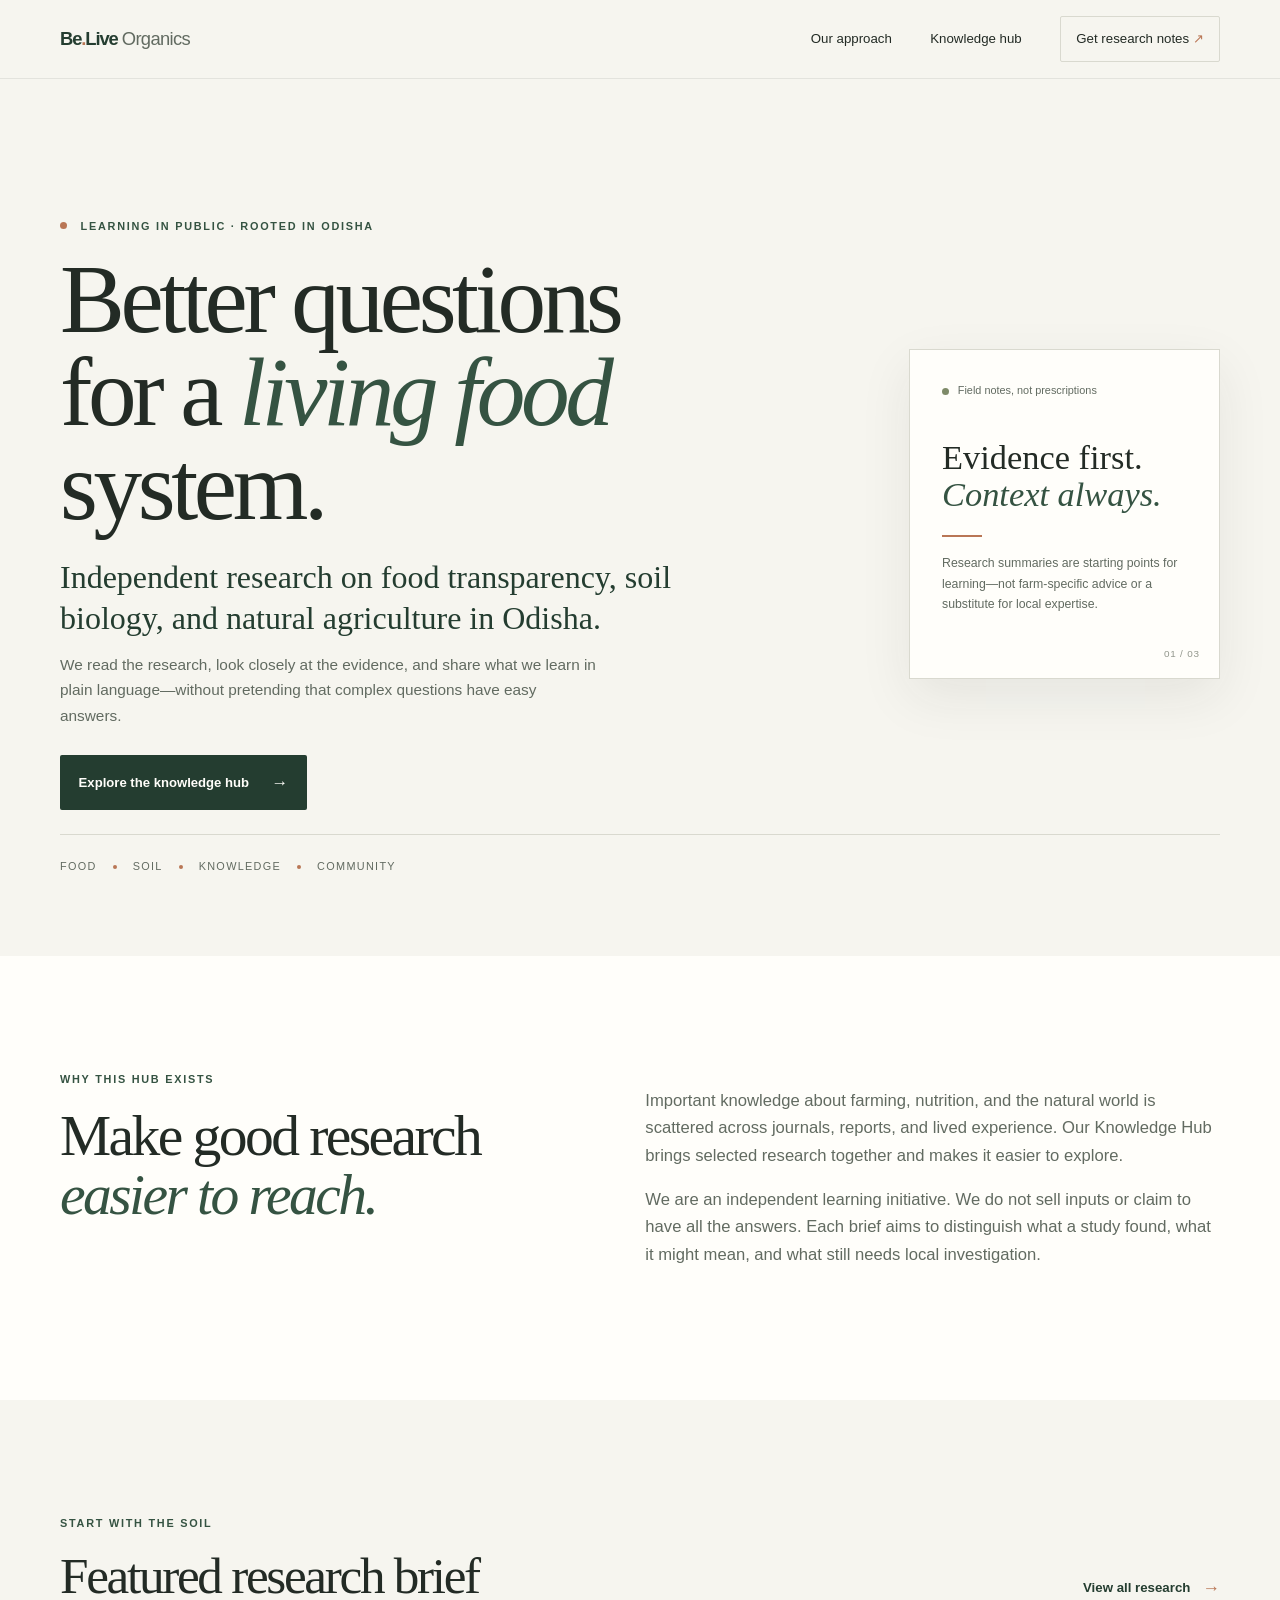
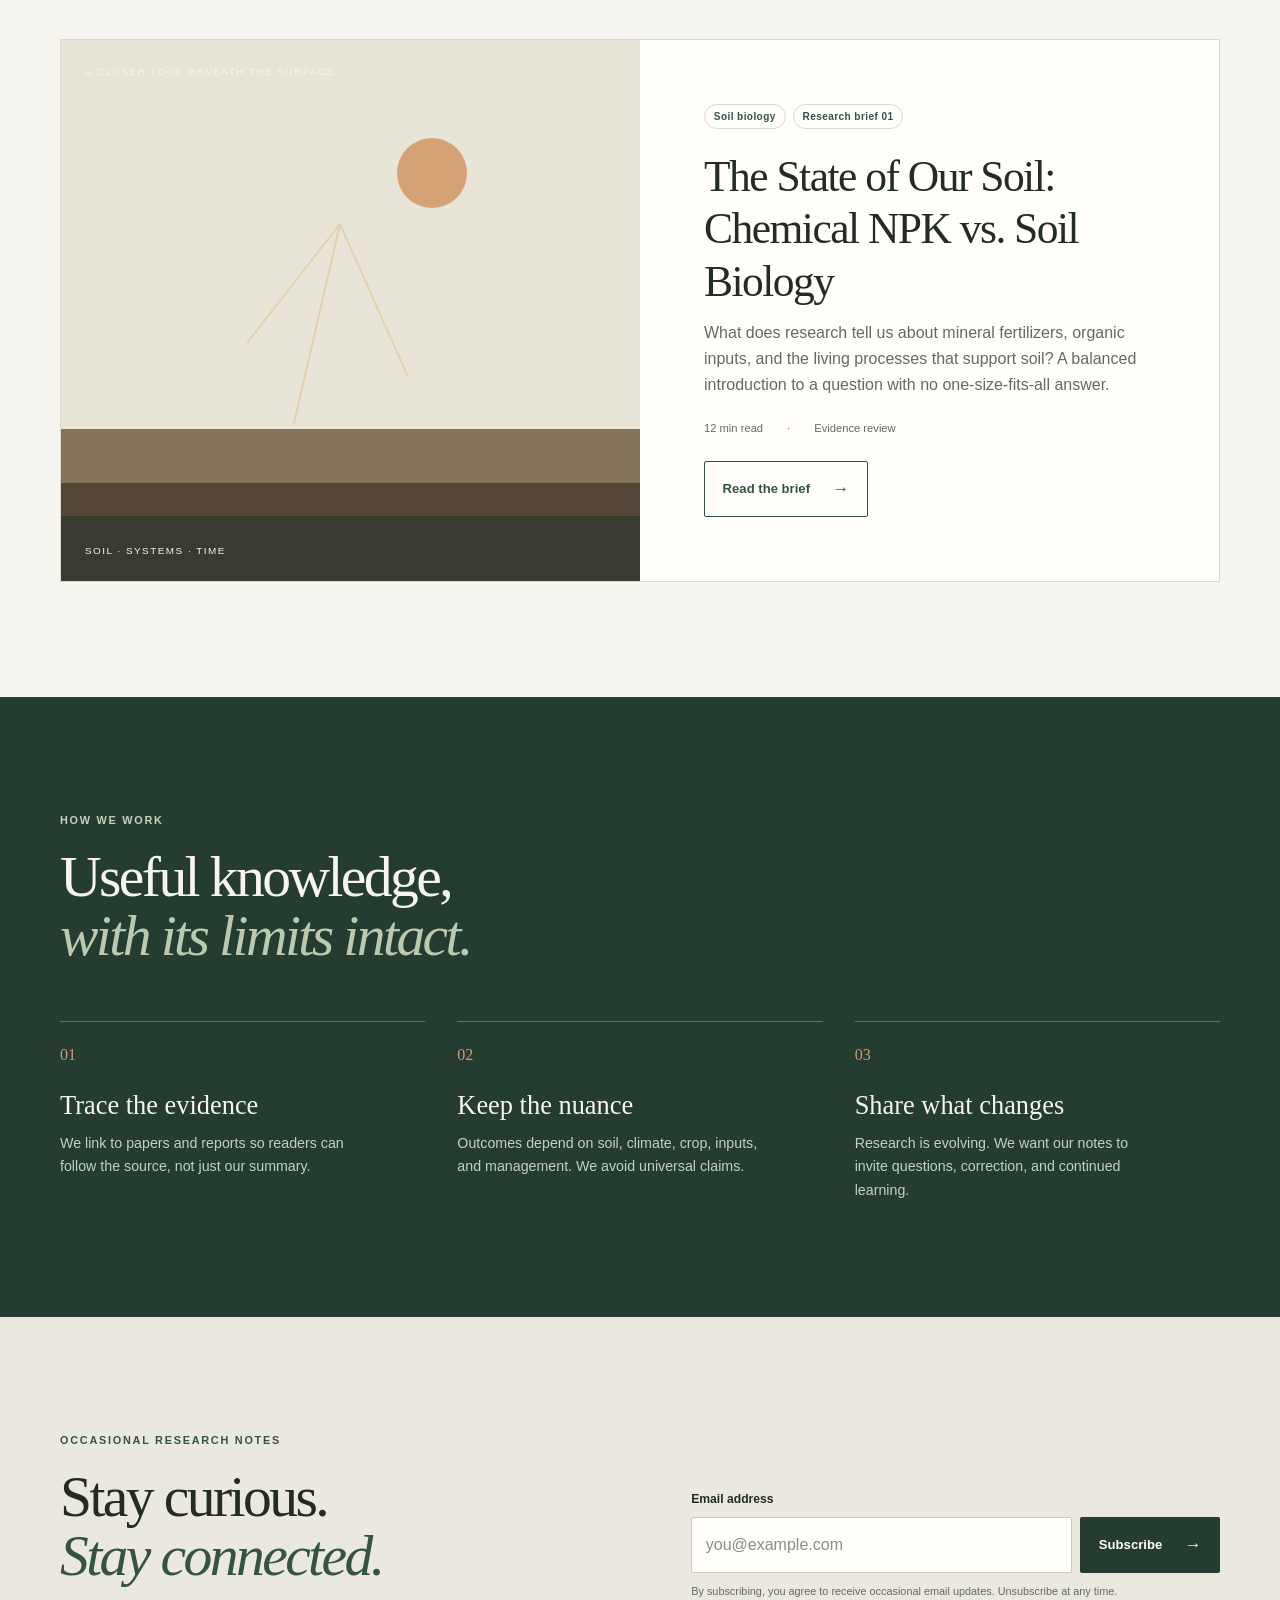
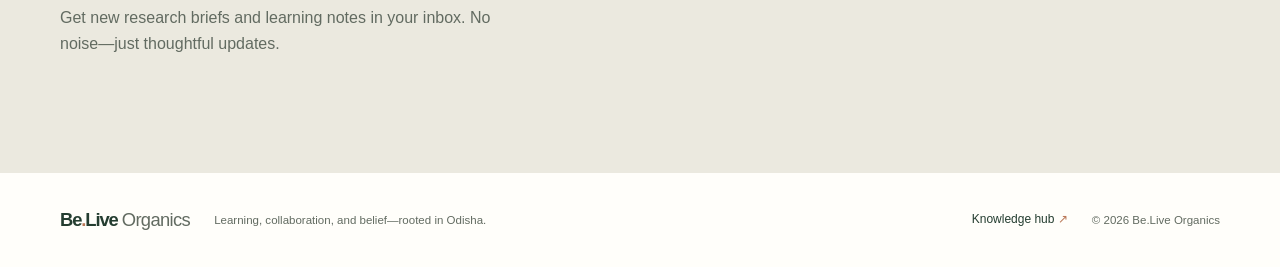
<file: index.html>
<!doctype html>
<html lang="en">
<head>
  <meta charset="utf-8">
  <meta name="viewport" content="width=device-width, initial-scale=1">
  <meta name="description" content="Independent research on food transparency, soil biology, and natural agriculture in Odisha. Evidence-led briefs from Be.Live Organics.">
  <meta name="theme-color" content="#f6f5ef">
  <title>Be.Live Organics — Independent research for a living food system</title>
  <link rel="stylesheet" href="assets/css/style.css">
</head>
<body>
  <a class="skip-link" href="#main">Skip to content</a>
  <header class="site-header">
    <div class="container header-inner">
      <a class="wordmark" href="index.html" aria-label="Be.Live Organics home">Be<span>.</span>Live <span class="wordmark-light">Organics</span></a>
      <nav class="site-nav" aria-label="Main navigation">
        <a href="#about">Our approach</a>
        <a href="knowledge/index.html">Knowledge hub</a>
        <a class="nav-cta" href="#newsletter">Get research notes <span aria-hidden="true">↗</span></a>
      </nav>
    </div>
  </header>

  <main id="main">
    <section class="hero section-space">
      <div class="container hero-grid">
        <div class="hero-copy">
          <p class="eyebrow"><span class="eyebrow-mark" aria-hidden="true"></span> Learning in public · Rooted in Odisha</p>
          <h1>Better questions<br>for a <em>living food</em><br>system.</h1>
          <p class="hero-lede">Independent research on food transparency, soil biology, and natural agriculture in Odisha.</p>
          <p class="hero-description">We read the research, look closely at the evidence, and share what we learn in plain language—without pretending that complex questions have easy answers.</p>
          <a class="button button-dark" href="knowledge/index.html">Explore the knowledge hub <span aria-hidden="true">→</span></a>
        </div>
        <aside class="hero-note" aria-label="Our research principles">
          <div class="note-top"><span class="note-dot"></span> Field notes, not prescriptions</div>
          <p>Evidence first.<br><em>Context always.</em></p>
          <div class="note-rule"></div>
          <p class="note-small">Research summaries are starting points for learning—not farm-specific advice or a substitute for local expertise.</p>
          <span class="note-index">01 / 03</span>
        </aside>
      </div>
      <div class="hero-bottom container" aria-hidden="true"><span>Food</span><i></i><span>Soil</span><i></i><span>Knowledge</span><i></i><span>Community</span></div>
    </section>

    <section class="section-space intro-section" id="about">
      <div class="container two-column">
        <div><p class="eyebrow">Why this hub exists</p><h2>Make good research<br><em>easier to reach.</em></h2></div>
        <div class="prose-intro"><p>Important knowledge about farming, nutrition, and the natural world is scattered across journals, reports, and lived experience. Our Knowledge Hub brings selected research together and makes it easier to explore.</p><p>We are an independent learning initiative. We do not sell inputs or claim to have all the answers. Each brief aims to distinguish what a study found, what it might mean, and what still needs local investigation.</p></div>
      </div>
    </section>

    <section class="section-space featured-section" aria-labelledby="featured-heading">
      <div class="container">
        <div class="section-heading"><div><p class="eyebrow">Start with the soil</p><h2 id="featured-heading">Featured research brief</h2></div><a class="text-link" href="knowledge/index.html">View all research <span aria-hidden="true">→</span></a></div>
        <article class="feature-card">
          <div class="feature-art" aria-label="Illustration of layers of living soil" role="img"><span class="art-label">A closer look beneath the surface</span><div class="soil-sun" aria-hidden="true"></div><div class="soil-horizon horizon-one"></div><div class="soil-horizon horizon-two"></div><div class="soil-horizon horizon-three"></div><span class="root root-a" aria-hidden="true"></span><span class="root root-b" aria-hidden="true"></span><span class="root root-c" aria-hidden="true"></span><span class="art-caption">SOIL · SYSTEMS · TIME</span></div>
          <div class="feature-copy"><div class="tag-row"><span class="tag">Soil biology</span><span class="tag">Research brief 01</span></div><h3>The State of Our Soil: Chemical NPK vs. Soil Biology</h3><p>What does research tell us about mineral fertilizers, organic inputs, and the living processes that support soil? A balanced introduction to a question with no one-size-fits-all answer.</p><div class="card-meta"><span>12 min read</span><span>Evidence review</span></div><a class="button button-outline" href="knowledge/brief-01-soil-science.html">Read the brief <span aria-hidden="true">→</span></a></div>
        </article>
      </div>
    </section>

    <section class="section-space principles-section">
      <div class="container">
        <p class="eyebrow">How we work</p><h2>Useful knowledge,<br><em>with its limits intact.</em></h2>
        <div class="principle-grid">
          <article class="principle"><span class="principle-number">01</span><h3>Trace the evidence</h3><p>We link to papers and reports so readers can follow the source, not just our summary.</p></article>
          <article class="principle"><span class="principle-number">02</span><h3>Keep the nuance</h3><p>Outcomes depend on soil, climate, crop, inputs, and management. We avoid universal claims.</p></article>
          <article class="principle"><span class="principle-number">03</span><h3>Share what changes</h3><p>Research is evolving. We want our notes to invite questions, correction, and continued learning.</p></article>
        </div>
      </div>
    </section>

    <section class="section-space newsletter-section" id="newsletter">
      <div class="container newsletter-panel">
        <div><p class="eyebrow">Occasional research notes</p><h2>Stay curious.<br><em>Stay connected.</em></h2><p>Get new research briefs and learning notes in your inbox. No noise—just thoughtful updates.</p></div>
        <form class="signup-form" action="https://formspree.io/f/moeezype" method="post">
          <label for="home-email">Email address</label>
          <div class="signup-controls"><input id="home-email" type="email" name="email" placeholder="you@example.com" autocomplete="email" required><button class="button button-dark" type="submit">Subscribe <span aria-hidden="true">→</span></button></div>
          <input type="hidden" name="_subject" value="Be.Live Organics research notes subscription">
          <p class="form-note">By subscribing, you agree to receive occasional email updates. Unsubscribe at any time.</p>
        </form>
      </div>
    </section>
  </main>

  <footer class="site-footer"><div class="container footer-inner"><a class="wordmark" href="index.html">Be<span>.</span>Live <span class="wordmark-light">Organics</span></a><p>Learning, collaboration, and belief—rooted in Odisha.</p><a class="footer-link" href="knowledge/index.html">Knowledge hub <span aria-hidden="true">↗</span></a><small>© 2026 Be.Live Organics</small></div></footer>
</body>
</html>
</file>
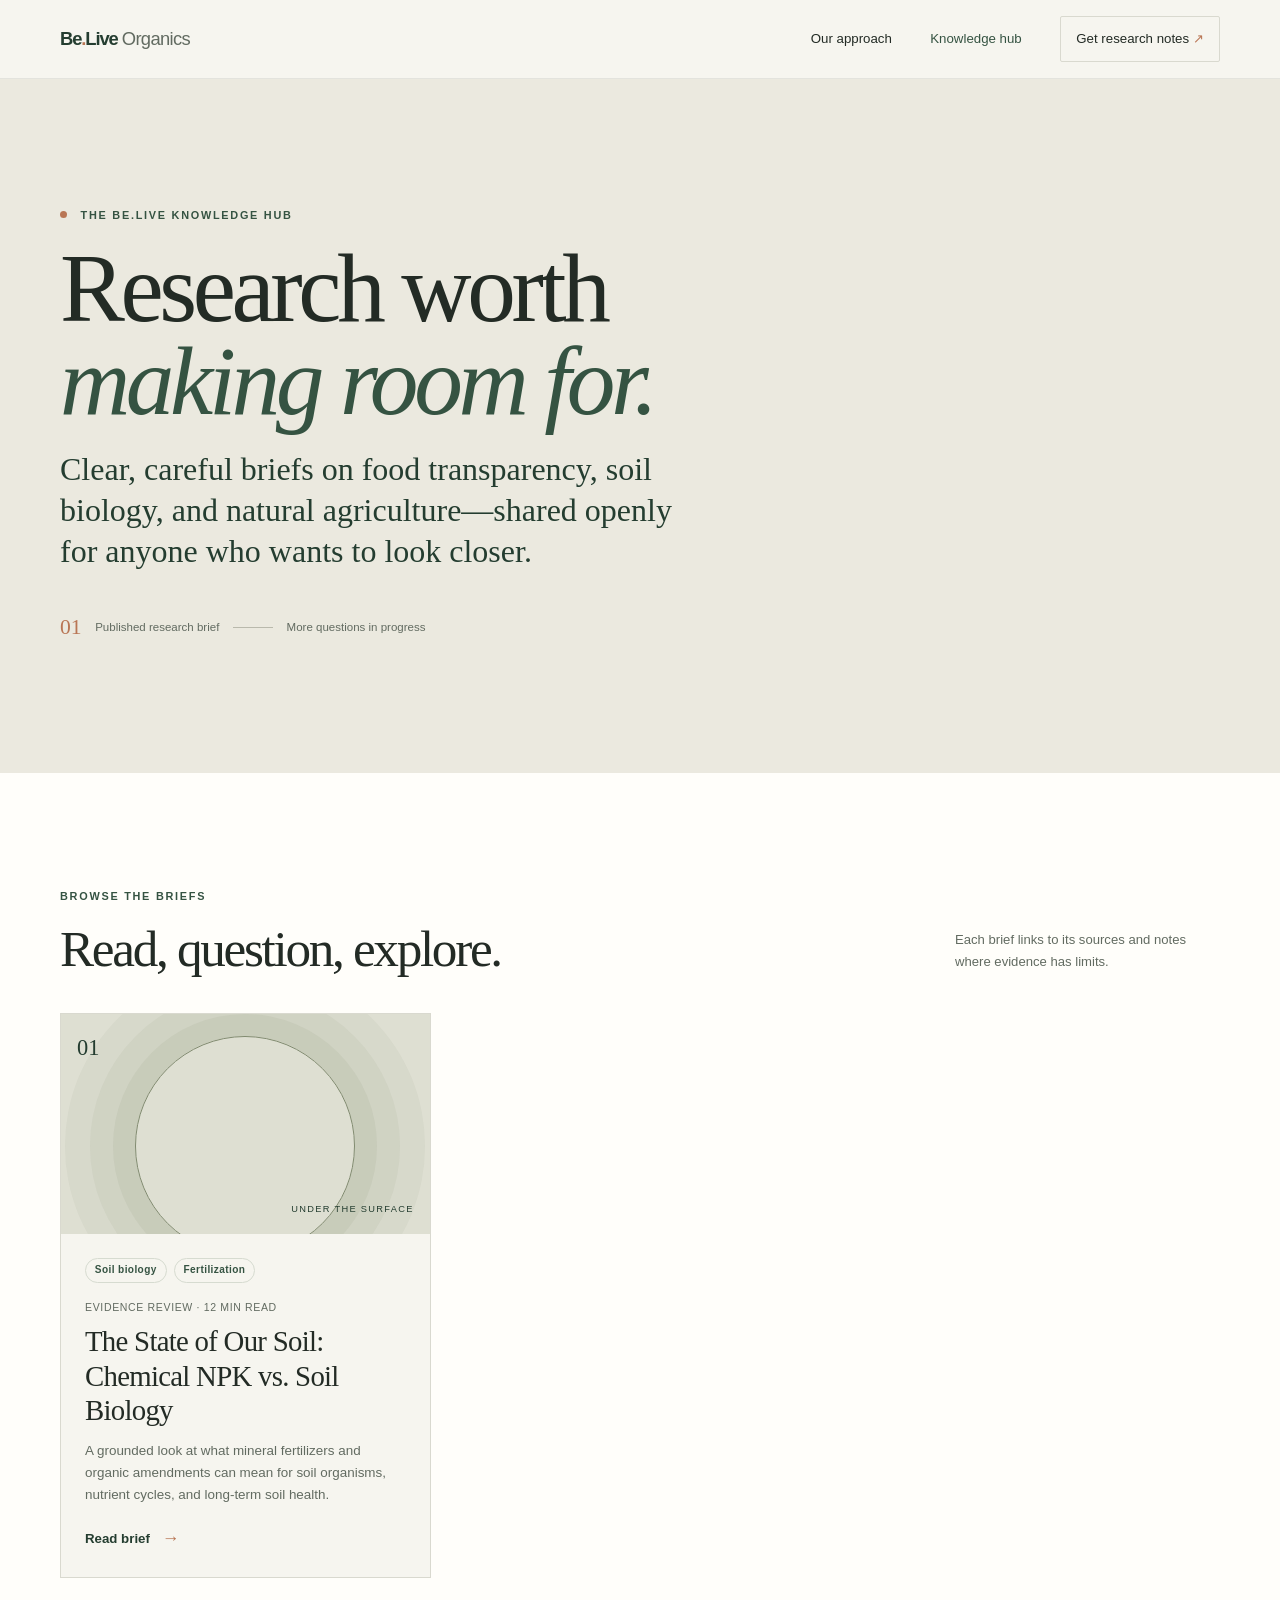
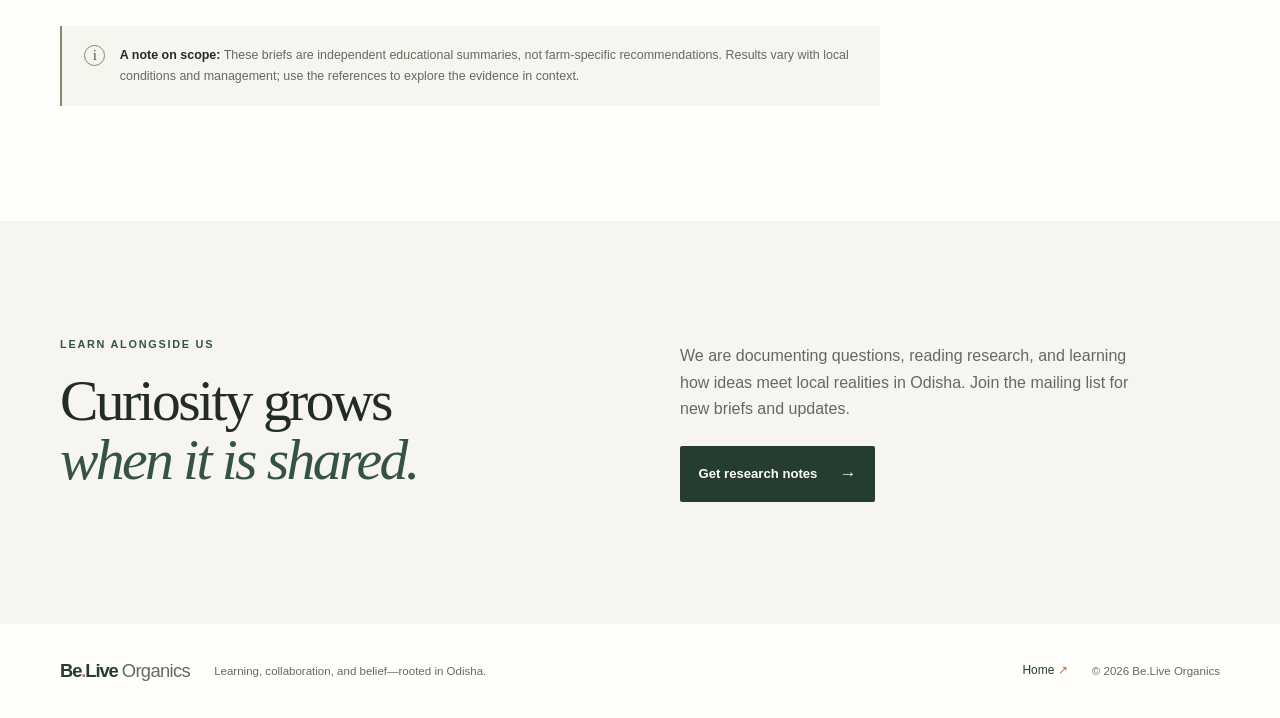
<file: knowledge/index.html>
<!doctype html>
<html lang="en">
<head>
  <meta charset="utf-8">
  <meta name="viewport" content="width=device-width, initial-scale=1">
  <meta name="description" content="Evidence-led research briefs on soil biology, natural agriculture, and food systems, shared by Be.Live Organics.">
  <meta name="theme-color" content="#f6f5ef">
  <title>Knowledge Hub — Be.Live Organics</title>
  <link rel="stylesheet" href="../assets/css/style.css">
</head>
<body>
  <a class="skip-link" href="#main">Skip to content</a>
  <header class="site-header"><div class="container header-inner"><a class="wordmark" href="../index.html" aria-label="Be.Live Organics home">Be<span>.</span>Live <span class="wordmark-light">Organics</span></a><nav class="site-nav" aria-label="Main navigation"><a href="../index.html#about">Our approach</a><a href="index.html" aria-current="page">Knowledge hub</a><a class="nav-cta" href="../index.html#newsletter">Get research notes <span aria-hidden="true">↗</span></a></nav></div></header>
  <main id="main">
    <section class="hub-hero section-space"><div class="container hub-hero-inner"><p class="eyebrow"><span class="eyebrow-mark" aria-hidden="true"></span> The Be.Live knowledge hub</p><h1>Research worth<br><em>making room for.</em></h1><p class="hero-lede">Clear, careful briefs on food transparency, soil biology, and natural agriculture—shared openly for anyone who wants to look closer.</p><div class="hub-count"><span>01</span><span>Published research brief</span><span class="hub-count-line"></span><span>More questions in progress</span></div></div></section>
    <section class="section-space hub-list-section"><div class="container"><div class="section-heading"><div><p class="eyebrow">Browse the briefs</p><h2>Read, question, explore.</h2></div><p class="section-aside">Each brief links to its sources and notes where evidence has limits.</p></div>
      <div class="research-grid">
        <article class="research-card"><div class="research-card-visual visual-soil" aria-hidden="true"><span>01</span><div class="visual-rings"></div><span class="visual-caption">UNDER THE SURFACE</span></div><div class="research-card-body"><div class="tag-row"><span class="tag">Soil biology</span><span class="tag">Fertilization</span></div><p class="card-overline">Evidence review · 12 min read</p><h3>The State of Our Soil: Chemical NPK vs. Soil Biology</h3><p>A grounded look at what mineral fertilizers and organic amendments can mean for soil organisms, nutrient cycles, and long-term soil health.</p><a class="text-link" href="brief-01-soil-science.html">Read brief <span aria-hidden="true">→</span></a></div></article>
      </div>
      <div class="hub-note"><span class="note-icon" aria-hidden="true">i</span><p><strong>A note on scope:</strong> These briefs are independent educational summaries, not farm-specific recommendations. Results vary with local conditions and management; use the references to explore the evidence in context.</p></div>
    </div></section>
    <section class="section-space hub-invite"><div class="container hub-invite-inner"><div><p class="eyebrow">Learn alongside us</p><h2>Curiosity grows<br><em>when it is shared.</em></h2></div><div><p>We are documenting questions, reading research, and learning how ideas meet local realities in Odisha. Join the mailing list for new briefs and updates.</p><a class="button button-dark" href="../index.html#newsletter">Get research notes <span aria-hidden="true">→</span></a></div></div></section>
  </main>
  <footer class="site-footer"><div class="container footer-inner"><a class="wordmark" href="../index.html">Be<span>.</span>Live <span class="wordmark-light">Organics</span></a><p>Learning, collaboration, and belief—rooted in Odisha.</p><a class="footer-link" href="../index.html">Home <span aria-hidden="true">↗</span></a><small>© 2026 Be.Live Organics</small></div></footer>
</body>
</html>
</file>
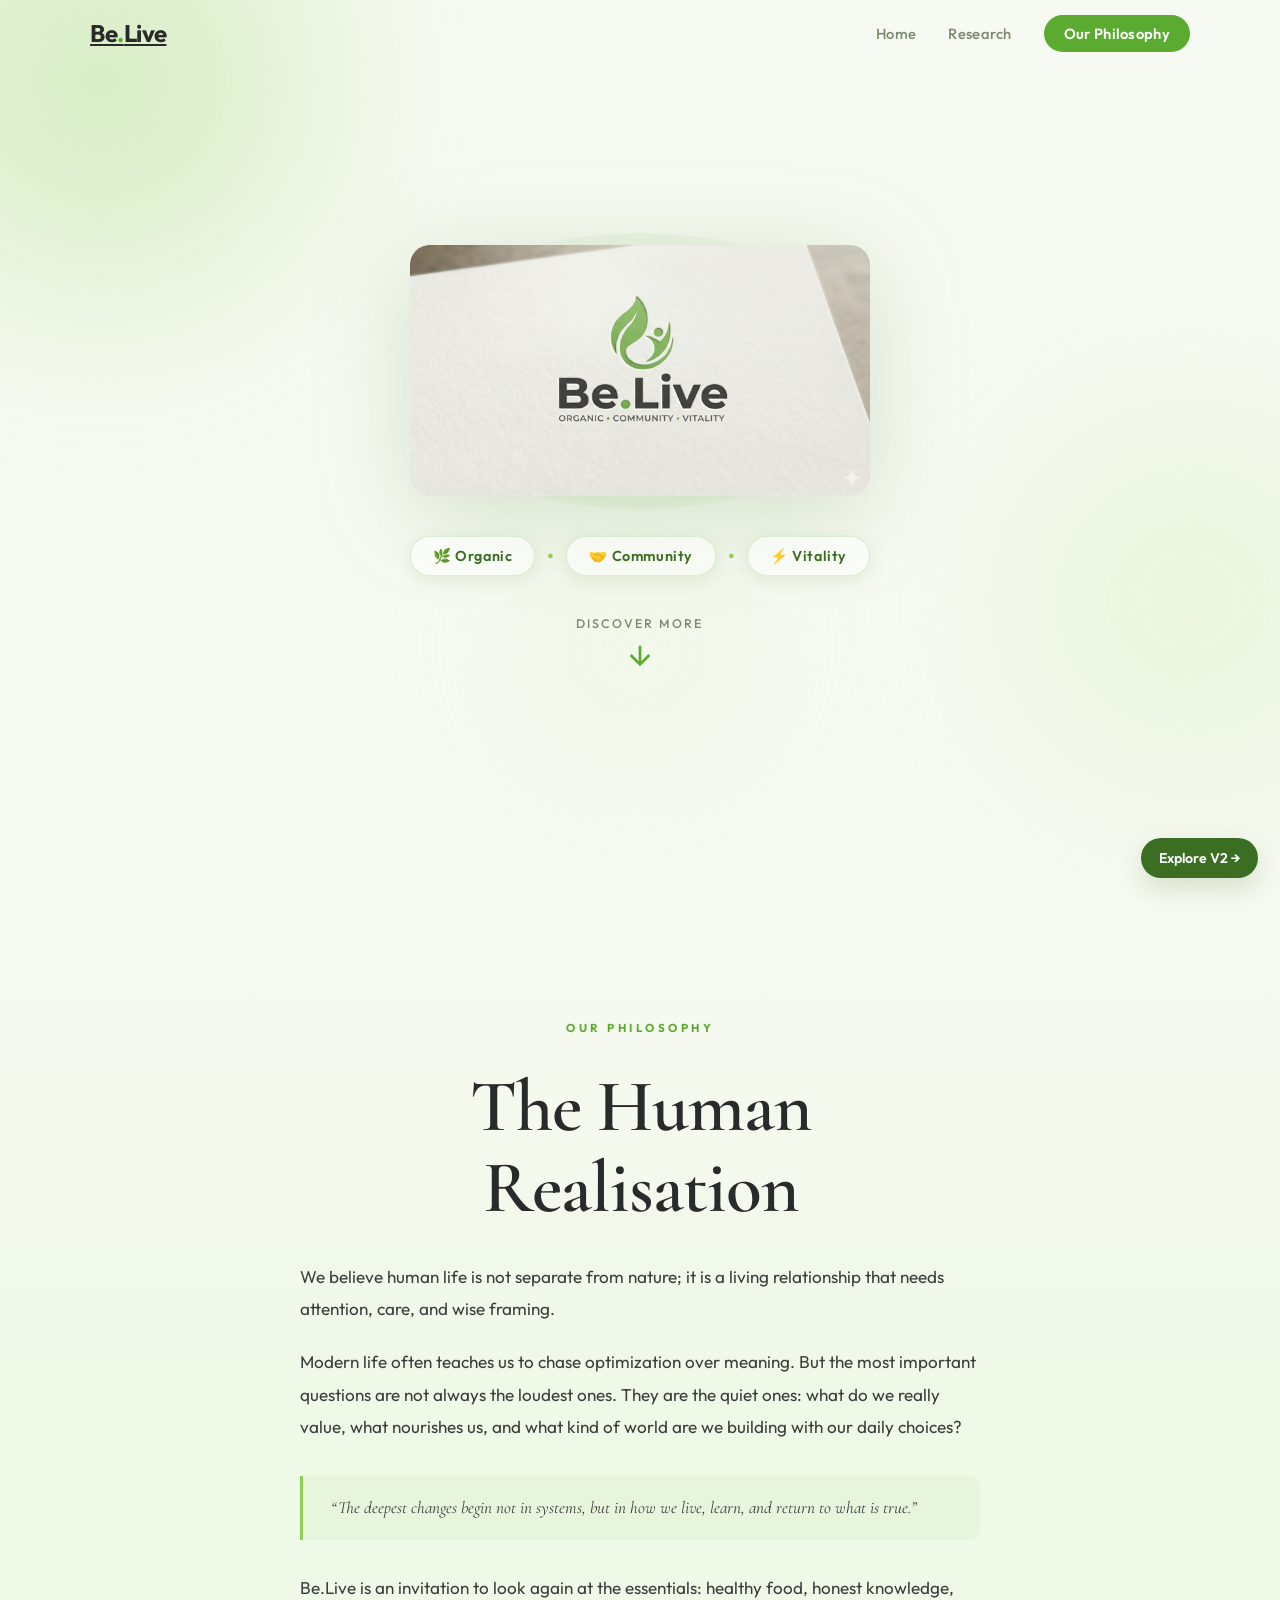
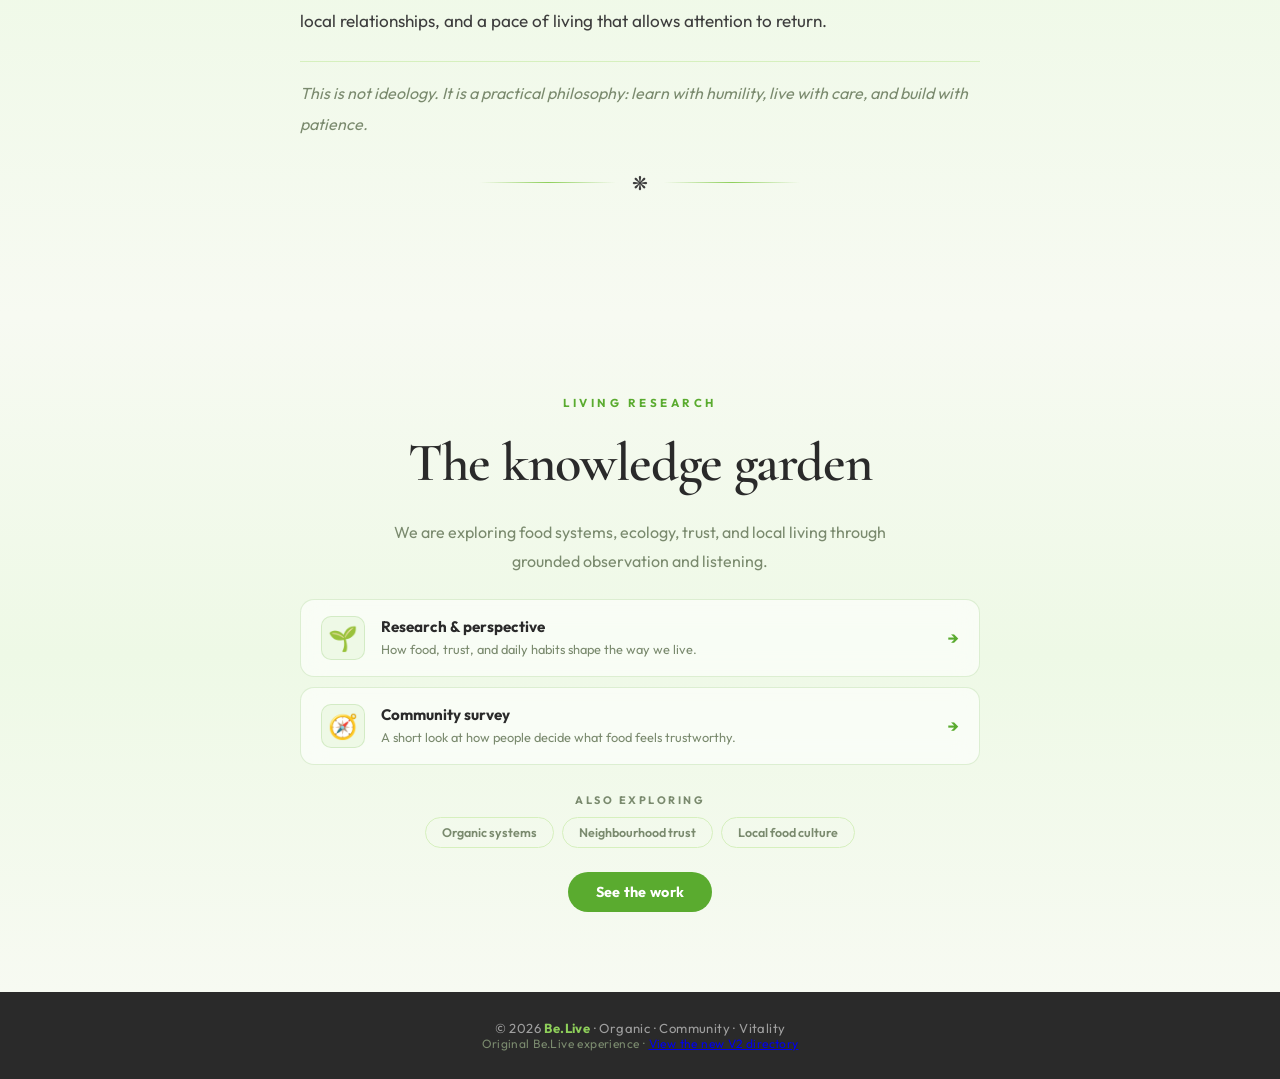
<file: index-v1.html>
<!DOCTYPE html>
<html lang="en">
<head>
  <meta charset="UTF-8" />
  <meta name="viewport" content="width=device-width, initial-scale=1.0" />
  <title>Be.Live — Organic · Community · Vitality</title>
  <meta name="description" content="Be.Live brings together organic living, community, and vitality for a healthier, more connected life." />
  <link rel="preconnect" href="https://fonts.googleapis.com" />
  <link rel="preconnect" href="https://fonts.gstatic.com" crossorigin />
  <link href="https://fonts.googleapis.com/css2?family=Outfit:wght@300;400;500;600;700&family=Cormorant+Garamond:ital,wght@0,400;0,600;1,400&display=swap" rel="stylesheet" />
  <link rel="stylesheet" href="style.css" />
  <style>
    .version-link{position:fixed;right:22px;bottom:22px;z-index:1000;padding:11px 18px;border-radius:50px;background:#3b6e22;color:#fff;text-decoration:none;font:600 .88rem 'Outfit',sans-serif;box-shadow:0 10px 28px rgba(59,110,34,.18);transition:transform .25s ease,box-shadow .25s ease}.version-link:hover{transform:translateY(-2px);box-shadow:0 14px 34px rgba(59,110,34,.24)}.knowledge{position:relative;z-index:1;padding:80px 24px;background:linear-gradient(180deg,#f7faf2,#eef9e6 50%,#f7faf2)}.knowledge-inner{max-width:720px;margin:auto;display:flex;flex-direction:column;align-items:center;gap:24px;text-align:center}.knowledge-sub{font-size:1rem;color:#7a8a6e;max-width:560px;line-height:1.8}.knowledge-featured{display:flex;flex-direction:column;gap:10px;width:100%}.kf-card{display:flex;align-items:center;gap:16px;background:#ffffff99;border:1px solid #5aab2f2e;border-radius:14px;padding:16px 20px;text-decoration:none}.kf-card:hover{transform:translateX(5px);box-shadow:0 6px 28px #3a6e2221}.kf-icon{font-size:1.5rem;width:44px;height:44px;display:grid;place-items:center;background:#eef9e6;border-radius:10px}.kf-body{flex:1;text-align:left}.kf-body strong{display:block;color:#2a2a2a}.kf-body p{font-size:.8rem;color:#7a8a6e;margin:2px 0 0}.k-cta{display:inline-block;padding:11px 28px;border-radius:50px;background:#5aab2f;color:#fff;text-decoration:none;font-weight:700}.version-note{font-size:.75rem;color:#7a8a6e}
  </style>
</head>
<body>
  <div class="bg-orb orb-1"></div><div class="bg-orb orb-2"></div><div class="bg-orb orb-3"></div><div class="particles" id="particles"></div>
  <nav class="navbar" id="navbar"><div class="nav-inner"><a href="#hero" class="nav-brand">Be<span class="dot">.</span>Live</a><ul class="nav-links"><li><a href="#hero">Home</a></li><li><a href="#supporters">Our House</a></li><li><a href="research.html">Research</a></li><li><a href="#philosophy" class="nav-cta">Our Philosophy</a></li></ul></div></nav>
  <section class="hero" id="hero"><div class="hero-content"><div class="logo-wrapper visible" id="logo-wrapper"><div class="logo-glow-ring"></div><img src="logo.jpg" alt="Be.Live logo — Organic, Community, Vitality" class="logo-img" id="main-logo" /></div><div class="tagline-pills visible" id="tagline-pills"><span class="pill">🌿 Organic</span><span class="pill-dot">•</span><span class="pill">🤝 Community</span><span class="pill-dot">•</span><span class="pill">⚡ Vitality</span></div><div class="scroll-cue" id="scroll-cue"><span>Discover more</span><div class="scroll-arrow"><svg viewBox="0 0 24 24" fill="none" stroke="currentColor" stroke-width="2"><path d="M12 5v14M5 12l7 7 7-7" /></svg></div></div></div></section>
  <section class="philosophy" id="philosophy"><div class="philosophy-inner"><p class="philosophy-label">Our Philosophy</p><h2 class="philosophy-heading">The Human<br />Realisation</h2><div class="philosophy-body"><p>We believe human life is not separate from nature; it is a living relationship that needs attention, care, and wise framing.</p><p>Modern life often teaches us to chase optimization over meaning. But the most important questions are not always the loudest ones. They are the quiet ones: what do we really value, what nourishes us, and what kind of world are we building with our daily choices?</p><p class="philosophy-quote">“The deepest changes begin not in systems, but in how we live, learn, and return to what is true.”</p><p>Be.Live is an invitation to look again at the essentials: healthy food, honest knowledge, local relationships, and a pace of living that allows attention to return.</p><p class="philosophy-vedanta">This is not ideology. It is a practical philosophy: learn with humility, live with care, and build with patience.</p></div><div class="philosophy-divider"><span></span><span class="leaf-icon">❋</span><span></span></div></div></section>
  <section class="knowledge" id="knowledge"><div class="knowledge-inner"><p class="philosophy-label">Living Research</p><h2 class="philosophy-heading" style="font-size:clamp(2rem,5vw,3.4rem)">The knowledge garden</h2><p class="knowledge-sub">We are exploring food systems, ecology, trust, and local living through grounded observation and listening.</p><div class="knowledge-featured"><a href="research.html" class="kf-card"><span class="kf-icon">🌱</span><span class="kf-body"><strong>Research & perspective</strong><p>How food, trust, and daily habits shape the way we live.</p></span><span class="kf-arrow">→</span></a><a href="survey.html" class="kf-card"><span class="kf-icon">🧭</span><span class="kf-body"><strong>Community survey</strong><p>A short look at how people decide what food feels trustworthy.</p></span><span class="kf-arrow">→</span></a></div><div class="knowledge-also"><span class="knowledge-also-label">Also exploring</span><div class="k-pills"><a class="k-pill" href="research.html">Organic systems</a><a class="k-pill" href="research.html">Neighbourhood trust</a><a class="k-pill" href="research.html">Local food culture</a></div></div><a href="research.html" class="k-cta">See the work</a></div></section>
  <section class="supporters" id="supporters"><div class="supporters-inner"><p class="supporters-label">From the House of Sahoo</p><a href="https://sensera.co.in" target="_blank" rel="noopener noreferrer" class="supporter-card"><span class="supporter-icon">✦</span><span class="supporter-info"><span class="supporter-name">Sensera</span><span class="supporter-tagline">Designing a more conscious future</span><span class="supporter-domain">sensera.co.in</span></span><svg class="supporter-arrow" viewBox="0 0 24 24" fill="none" stroke="currentColor" stroke-width="2"><path d="M5 12h14M13 5l7 7-7 7" /></svg></a><p class="supporters-note">A place for learning, experimenting, and building more resilient ways of living together.</p></div></section>
  <footer class="footer"><p>© 2026 <strong>Be.Live</strong> · Organic · Community · Vitality</p><p class="version-note">Original Be.Live experience · <a href="index.html">View the new V2 directory</a></p></footer>
  <a class="version-link" href="index.html" aria-label="Switch to the new Be.Live V2 experience">Explore V2 →</a>
  <script src="script.js"></script>
  <script>
    (() => {
      const supportersNavItem = document.querySelector('.nav-links a[href="#supporters"]')?.closest('li');
      const supportersSection = document.getElementById('supporters');
      [supportersNavItem, supportersSection].filter(Boolean).forEach((element) => {
        element.style.display = 'none';
      });
    })();
  </script>
</body>
</html>
</file>
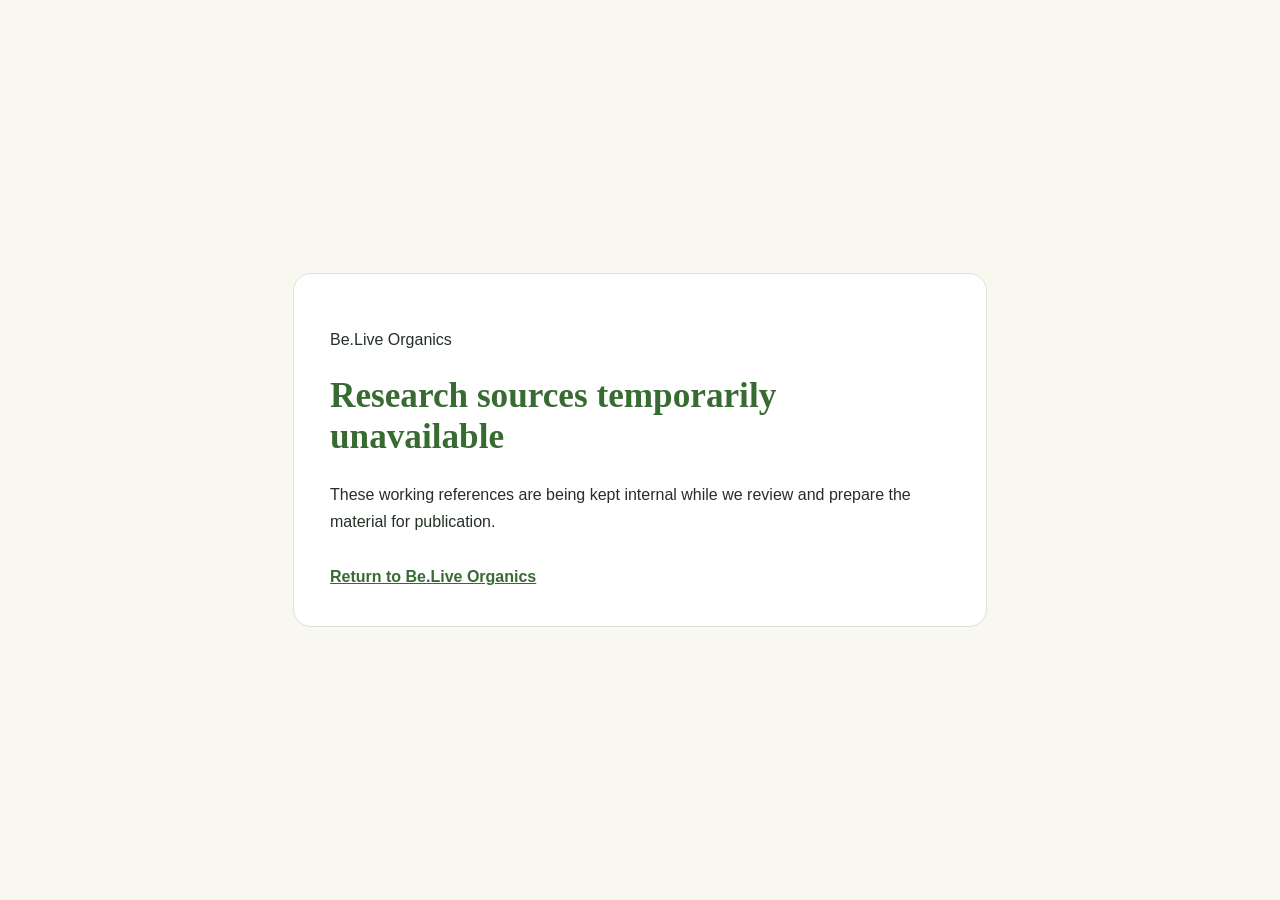
<file: research-sources.html>
<!DOCTYPE html>
<html lang="en"><head><meta charset="UTF-8"><meta name="viewport" content="width=device-width,initial-scale=1"><title>Research sources temporarily unavailable — Be.Live</title><meta name="robots" content="noindex,nofollow"><style>body{margin:0;min-height:100vh;display:grid;place-items:center;background:#f8f8f1;color:#243026;font:16px/1.7 Arial,sans-serif}.box{max-width:620px;margin:24px;padding:36px;background:#fff;border:1px solid #dce5d5;border-radius:18px}h1{font-family:Georgia,serif;font-size:2.2rem;line-height:1.15;color:#386b32}a{display:inline-block;margin-top:12px;color:#386b32;font-weight:bold}</style></head><body><main class="box"><p>Be.Live Organics</p><h1>Research sources temporarily unavailable</h1><p>These working references are being kept internal while we review and prepare the material for publication.</p><a href="index.html">Return to Be.Live Organics</a></main></body></html>
</file>
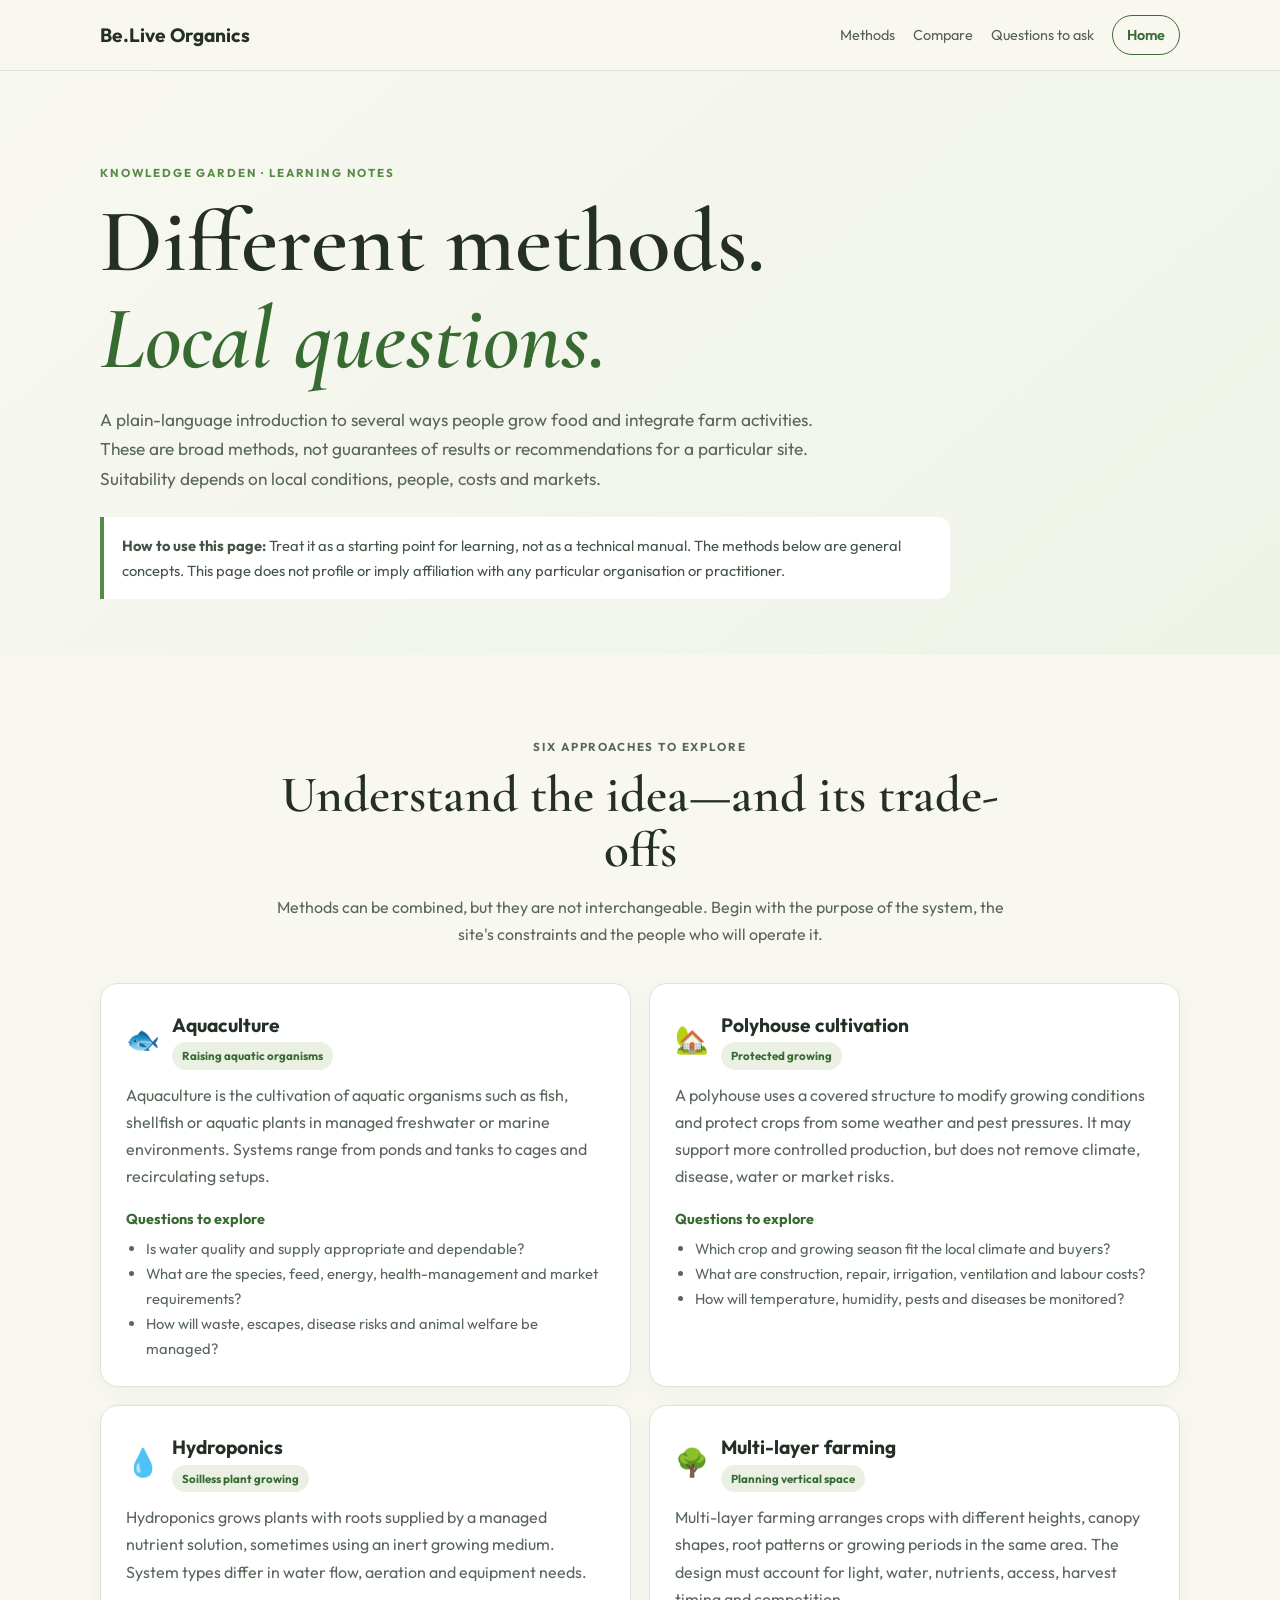
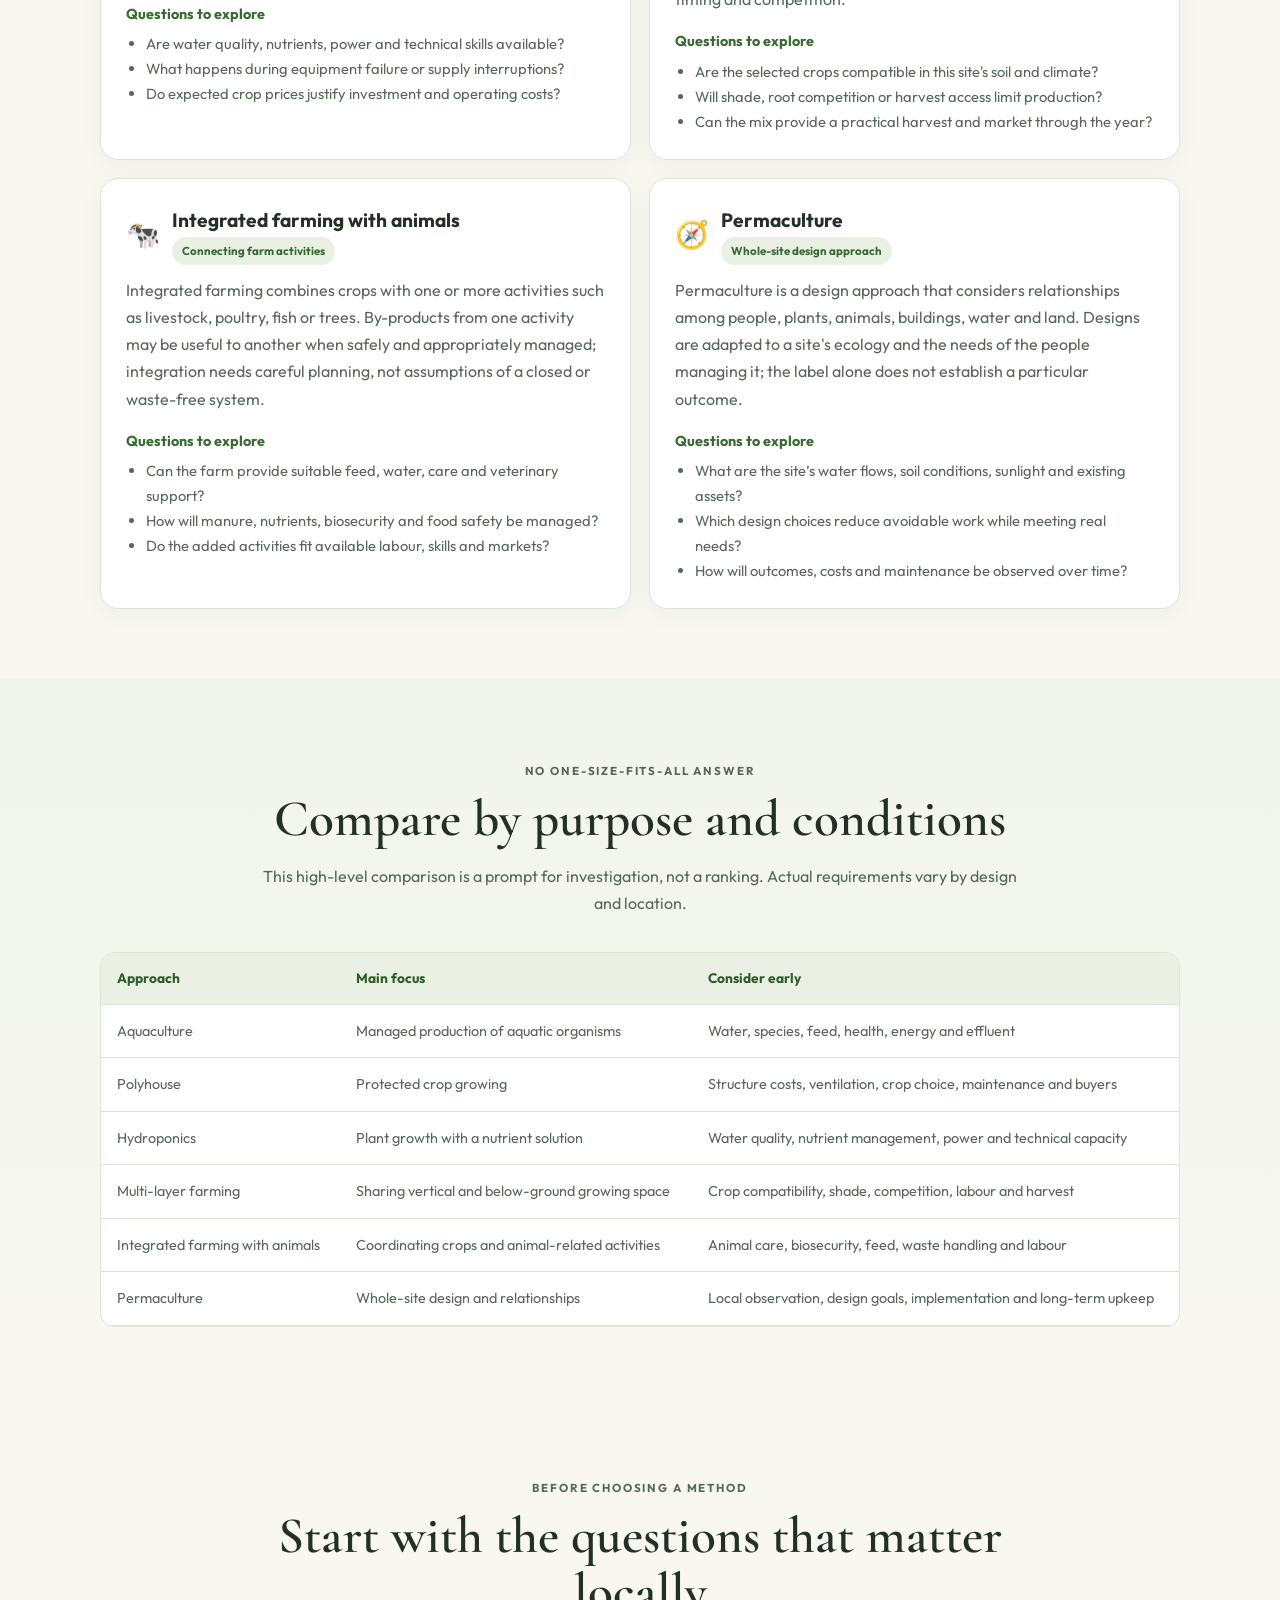
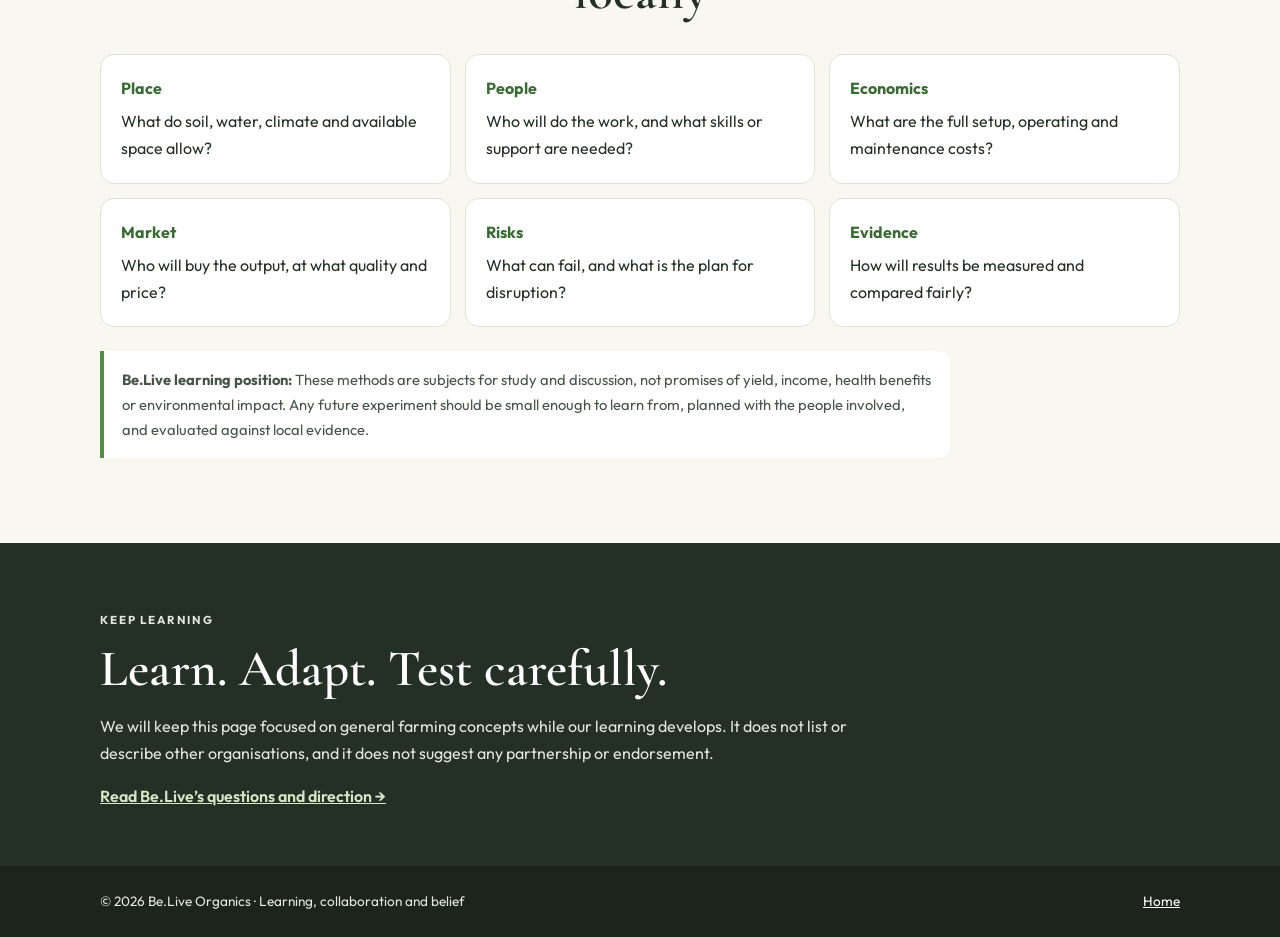
<file: research.html>
<!DOCTYPE html>
<html lang="en">
<head>
  <meta charset="UTF-8" />
  <meta name="viewport" content="width=device-width, initial-scale=1.0" />
  <meta name="description" content="An introductory learning page about aquaculture, polyhouse cultivation, hydroponics, multi-layer farming, integrated farming and permaculture." />
  <title>Knowledge Garden — Farming Methods | Be.Live Organics</title>
  <link rel="preconnect" href="https://fonts.googleapis.com" />
  <link rel="preconnect" href="https://fonts.gstatic.com" crossorigin />
  <link href="https://fonts.googleapis.com/css2?family=Outfit:wght@300;400;500;600;700&family=Cormorant+Garamond:wght@400;500;600;700&display=swap" rel="stylesheet" />
  <style>
    :root{--green:#386b32;--green2:#568b45;--mint:#eaf1e4;--cream:#f8f8f1;--ink:#243026;--muted:#59665a;--line:#dce5d5;--white:#fff;--serif:'Cormorant Garamond',Georgia,serif;--sans:'Outfit',sans-serif}*{box-sizing:border-box}html{scroll-behavior:smooth;scroll-padding-top:88px}body{margin:0;background:var(--cream);color:var(--ink);font:16px/1.7 var(--sans)}a{color:var(--green)}.wrap{width:min(1080px,calc(100% - 40px));margin:auto}.nav{position:sticky;top:0;z-index:5;background:#f8f8f1ed;backdrop-filter:blur(12px);border-bottom:1px solid var(--line)}.nav-inner{height:70px;display:flex;justify-content:space-between;align-items:center;gap:18px}.brand{font-weight:700;text-decoration:none;color:var(--ink);font-size:1.2rem}.links{display:flex;gap:18px;align-items:center}.links a{text-decoration:none;color:#536052;font-size:.9rem}.links .home{border:1px solid var(--green);border-radius:99px;padding:7px 14px;color:var(--green);font-weight:600}.hero{padding:80px 0 56px;background:linear-gradient(140deg,#f8f8f1,#eef3e8)}.eyebrow{font-size:.72rem;text-transform:uppercase;letter-spacing:.16em;font-weight:700;color:var(--green2)}h1,h2,h3{margin-top:0}h1,h2{font-family:var(--serif);font-weight:600;line-height:1.08}h1{font-size:clamp(3rem,7vw,5.6rem);max-width:850px;margin:12px 0}h1 em{color:var(--green)}h2{font-size:clamp(2rem,4.4vw,3.2rem);margin-bottom:14px}.lead{max-width:760px;font-size:1.08rem;color:var(--muted)}.note{margin-top:24px;padding:16px 18px;border-left:4px solid var(--green2);background:white;border-radius:0 12px 12px 0;max-width:850px;color:#465448;font-size:.92rem}.section{padding:70px 0}.section.alt{background:linear-gradient(180deg,#f0f5eb,#f8f8f1)}.section-head{max-width:760px;margin:0 auto 34px;text-align:center}.section-head p{color:var(--muted)}.cards{display:grid;grid-template-columns:repeat(2,minmax(0,1fr));gap:18px}.card{padding:25px;background:#fff;border:1px solid var(--line);border-radius:18px;box-shadow:0 6px 24px #2430260a}.card-top{display:flex;align-items:center;gap:12px;margin-bottom:12px}.icon{font-size:1.7rem}.card h3{margin:0;font-size:1.2rem}.card p{margin:0 0 12px;color:var(--muted)}.card h4{margin:16px 0 5px;color:var(--green);font-size:.9rem}.card ul{margin:5px 0 0;padding-left:20px;color:var(--muted);font-size:.92rem}.tag{display:inline-block;padding:4px 10px;background:var(--mint);border-radius:99px;color:var(--green);font-size:.72rem;font-weight:700}.compare{overflow:auto;border:1px solid var(--line);border-radius:14px;background:white;margin-top:24px}.compare table{width:100%;border-collapse:collapse;min-width:650px}.compare th,.compare td{text-align:left;padding:14px 16px;border-bottom:1px solid var(--line);vertical-align:top}.compare th{background:#eaf1e4;color:#2f5c2a;font-size:.86rem}.compare td{font-size:.9rem;color:var(--muted)}.questions{display:grid;grid-template-columns:repeat(3,1fr);gap:14px}.question{padding:20px;border-radius:14px;background:#fff;border:1px solid var(--line)}.question strong{display:block;color:var(--green);margin-bottom:6px}.closing{background:#243026;color:#fff;padding:56px 0}.closing h2{color:#fff}.closing p{color:#e0e8dc;max-width:760px}.closing a{color:#d5e9c7;font-weight:600}.footer{padding:24px 0;background:#1c241c;color:#e3e7df;font-size:.85rem}.footer-inner{display:flex;justify-content:space-between;gap:16px;flex-wrap:wrap}.footer a{color:#fff}@media(max-width:700px){.cards,.questions{grid-template-columns:1fr}.section{padding:54px 0}.hero{padding:58px 0 42px}.links{gap:10px}.links a{font-size:.82rem!important}}@media(max-width:430px){.wrap{width:calc(100% - 30px)}.nav-inner{height:auto;min-height:66px;flex-wrap:wrap;padding:10px 0}.links{width:100%;padding-bottom:8px}.links a{font-size:.78rem!important}}
  </style>
</head>
<body>
  <header class="nav"><div class="wrap nav-inner"><a class="brand" href="index.html">Be.Live Organics</a><nav class="links" aria-label="Page navigation"><a href="#methods">Methods</a><a href="#compare">Compare</a><a href="#questions">Questions to ask</a><a class="home" href="index.html">Home</a></nav></div></header>
  <main>
    <section class="hero"><div class="wrap"><p class="eyebrow">Knowledge Garden · Learning notes</p><h1>Different methods.<br /><em>Local questions.</em></h1><p class="lead">A plain-language introduction to several ways people grow food and integrate farm activities. These are broad methods, not guarantees of results or recommendations for a particular site. Suitability depends on local conditions, people, costs and markets.</p><div class="note"><strong>How to use this page:</strong> Treat it as a starting point for learning, not as a technical manual. The methods below are general concepts. This page does not profile or imply affiliation with any particular organisation or practitioner.</div></div></section>
    <section class="section" id="methods"><div class="wrap"><div class="section-head"><p class="eyebrow">Six approaches to explore</p><h2>Understand the idea—and its trade-offs</h2><p>Methods can be combined, but they are not interchangeable. Begin with the purpose of the system, the site's constraints and the people who will operate it.</p></div><div class="cards">
      <article class="card"><div class="card-top"><span class="icon" aria-hidden="true">🐟</span><div><h3>Aquaculture</h3><span class="tag">Raising aquatic organisms</span></div></div><p>Aquaculture is the cultivation of aquatic organisms such as fish, shellfish or aquatic plants in managed freshwater or marine environments. Systems range from ponds and tanks to cages and recirculating setups.</p><h4>Questions to explore</h4><ul><li>Is water quality and supply appropriate and dependable?</li><li>What are the species, feed, energy, health-management and market requirements?</li><li>How will waste, escapes, disease risks and animal welfare be managed?</li></ul></article>
      <article class="card"><div class="card-top"><span class="icon" aria-hidden="true">🏡</span><div><h3>Polyhouse cultivation</h3><span class="tag">Protected growing</span></div></div><p>A polyhouse uses a covered structure to modify growing conditions and protect crops from some weather and pest pressures. It may support more controlled production, but does not remove climate, disease, water or market risks.</p><h4>Questions to explore</h4><ul><li>Which crop and growing season fit the local climate and buyers?</li><li>What are construction, repair, irrigation, ventilation and labour costs?</li><li>How will temperature, humidity, pests and diseases be monitored?</li></ul></article>
      <article class="card"><div class="card-top"><span class="icon" aria-hidden="true">💧</span><div><h3>Hydroponics</h3><span class="tag">Soilless plant growing</span></div></div><p>Hydroponics grows plants with roots supplied by a managed nutrient solution, sometimes using an inert growing medium. System types differ in water flow, aeration and equipment needs.</p><h4>Questions to explore</h4><ul><li>Are water quality, nutrients, power and technical skills available?</li><li>What happens during equipment failure or supply interruptions?</li><li>Do expected crop prices justify investment and operating costs?</li></ul></article>
      <article class="card"><div class="card-top"><span class="icon" aria-hidden="true">🌳</span><div><h3>Multi-layer farming</h3><span class="tag">Planning vertical space</span></div></div><p>Multi-layer farming arranges crops with different heights, canopy shapes, root patterns or growing periods in the same area. The design must account for light, water, nutrients, access, harvest timing and competition.</p><h4>Questions to explore</h4><ul><li>Are the selected crops compatible in this site's soil and climate?</li><li>Will shade, root competition or harvest access limit production?</li><li>Can the mix provide a practical harvest and market through the year?</li></ul></article>
      <article class="card"><div class="card-top"><span class="icon" aria-hidden="true">🐄</span><div><h3>Integrated farming with animals</h3><span class="tag">Connecting farm activities</span></div></div><p>Integrated farming combines crops with one or more activities such as livestock, poultry, fish or trees. By-products from one activity may be useful to another when safely and appropriately managed; integration needs careful planning, not assumptions of a closed or waste-free system.</p><h4>Questions to explore</h4><ul><li>Can the farm provide suitable feed, water, care and veterinary support?</li><li>How will manure, nutrients, biosecurity and food safety be managed?</li><li>Do the added activities fit available labour, skills and markets?</li></ul></article>
      <article class="card"><div class="card-top"><span class="icon" aria-hidden="true">🧭</span><div><h3>Permaculture</h3><span class="tag">Whole-site design approach</span></div></div><p>Permaculture is a design approach that considers relationships among people, plants, animals, buildings, water and land. Designs are adapted to a site's ecology and the needs of the people managing it; the label alone does not establish a particular outcome.</p><h4>Questions to explore</h4><ul><li>What are the site’s water flows, soil conditions, sunlight and existing assets?</li><li>Which design choices reduce avoidable work while meeting real needs?</li><li>How will outcomes, costs and maintenance be observed over time?</li></ul></article>
    </div></div></section>
    <section class="section alt" id="compare"><div class="wrap"><div class="section-head"><p class="eyebrow">No one-size-fits-all answer</p><h2>Compare by purpose and conditions</h2><p>This high-level comparison is a prompt for investigation, not a ranking. Actual requirements vary by design and location.</p></div><div class="compare"><table><thead><tr><th>Approach</th><th>Main focus</th><th>Consider early</th></tr></thead><tbody><tr><td>Aquaculture</td><td>Managed production of aquatic organisms</td><td>Water, species, feed, health, energy and effluent</td></tr><tr><td>Polyhouse</td><td>Protected crop growing</td><td>Structure costs, ventilation, crop choice, maintenance and buyers</td></tr><tr><td>Hydroponics</td><td>Plant growth with a nutrient solution</td><td>Water quality, nutrient management, power and technical capacity</td></tr><tr><td>Multi-layer farming</td><td>Sharing vertical and below-ground growing space</td><td>Crop compatibility, shade, competition, labour and harvest</td></tr><tr><td>Integrated farming with animals</td><td>Coordinating crops and animal-related activities</td><td>Animal care, biosecurity, feed, waste handling and labour</td></tr><tr><td>Permaculture</td><td>Whole-site design and relationships</td><td>Local observation, design goals, implementation and long-term upkeep</td></tr></tbody></table></div></div></section>
    <section class="section" id="questions"><div class="wrap"><div class="section-head"><p class="eyebrow">Before choosing a method</p><h2>Start with the questions that matter locally</h2></div><div class="questions"><div class="question"><strong>Place</strong>What do soil, water, climate and available space allow?</div><div class="question"><strong>People</strong>Who will do the work, and what skills or support are needed?</div><div class="question"><strong>Economics</strong>What are the full setup, operating and maintenance costs?</div><div class="question"><strong>Market</strong>Who will buy the output, at what quality and price?</div><div class="question"><strong>Risks</strong>What can fail, and what is the plan for disruption?</div><div class="question"><strong>Evidence</strong>How will results be measured and compared fairly?</div></div><p class="note"><strong>Be.Live learning position:</strong> These methods are subjects for study and discussion, not promises of yield, income, health benefits or environmental impact. Any future experiment should be small enough to learn from, planned with the people involved, and evaluated against local evidence.</p></div></section>
    <section class="closing"><div class="wrap"><p class="eyebrow">Keep learning</p><h2>Learn. Adapt. Test carefully.</h2><p>We will keep this page focused on general farming concepts while our learning develops. It does not list or describe other organisations, and it does not suggest any partnership or endorsement.</p><a href="vision.html">Read Be.Live’s questions and direction →</a></div></section>
  </main>
  <footer class="footer"><div class="wrap footer-inner"><span>© 2026 Be.Live Organics · Learning, collaboration and belief</span><a href="index.html">Home</a></div></footer>
  <script data-goatcounter="https://beliveorganics.goatcounter.com/count" async src="//gc.zgo.at/count.js"></script>
</body>
</html>
</file>
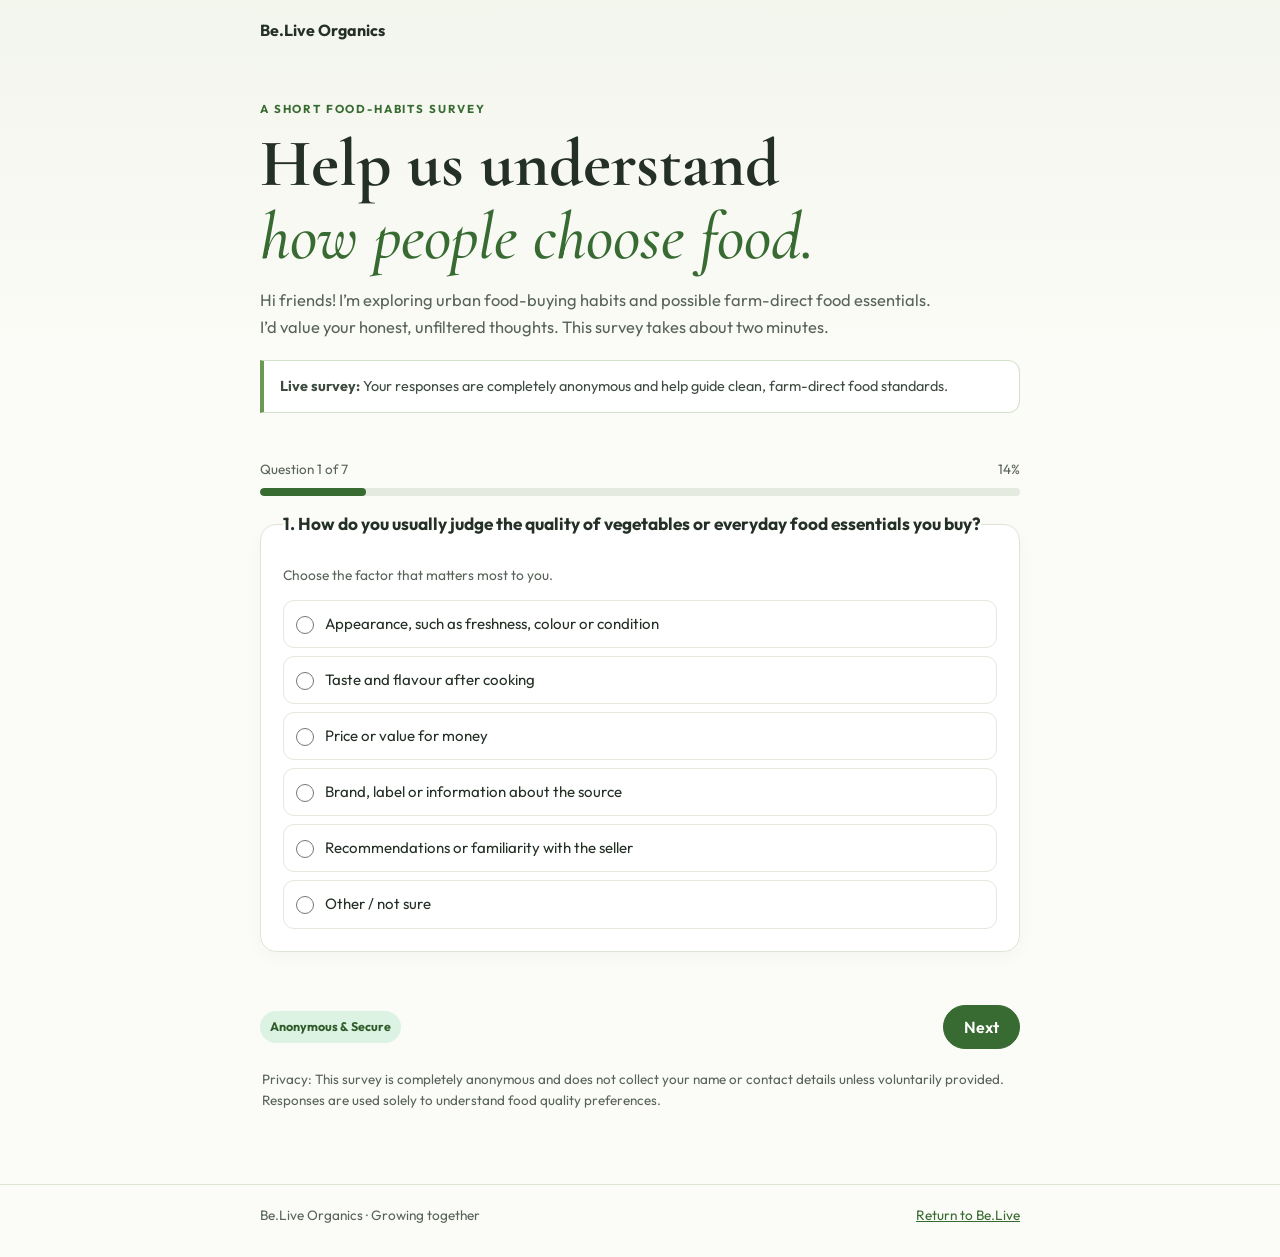
<file: survey.html>
<!DOCTYPE html>
<html lang="en">
<head>
  <meta charset="UTF-8" />
  <meta name="viewport" content="width=device-width, initial-scale=1.0" />
  <meta name="description" content="A short survey about urban food-buying habits and how people decide whether food is trustworthy and worth buying." />
  <title>Food Habits Survey — Be.Live Organics</title>
  <link rel="preconnect" href="https://fonts.googleapis.com" />
  <link rel="preconnect" href="https://fonts.gstatic.com" crossorigin />
  <link href="https://fonts.googleapis.com/css2?family=Outfit:wght@300;400;500;600;700&family=Cormorant+Garamond:wght@400;500;600;700&display=swap" rel="stylesheet" />
  <style>
    :root{--green:#386b32;--green-dark:#2f5c2a;--mint:#eaf1e4;--cream:#f8f8f1;--ink:#243026;--muted:#58645a;--line:#dce5d5;--serif:'Cormorant Garamond',Georgia,serif;--sans:'Outfit',sans-serif}*{box-sizing:border-box}body{margin:0;background:linear-gradient(180deg,#f3f6ed 0,#fbfbf7 360px);color:var(--ink);font:16px/1.6 var(--sans)}a{color:var(--green)}.wrap{width:min(760px,calc(100% - 32px));margin:auto}.topbar{padding:18px 0}.brand{font-weight:700;text-decoration:none;color:var(--ink)}.hero{padding:38px 0 20px}.eyebrow{font-size:.72rem;text-transform:uppercase;letter-spacing:.16em;color:var(--green);font-weight:700;margin:0 0 10px}h1,h2{font-family:var(--serif);line-height:1.08}h1{font-size:clamp(2.4rem,7.8vw,4.2rem);margin:0 0 14px}h1 em{color:var(--green);font-weight:500}.lead{font-size:1.03rem;color:var(--muted);max-width:680px;margin:0}.notice{margin:20px 0 0;padding:14px 16px;border:1px solid #d3e2ca;border-left:4px solid #6c9854;border-radius:0 12px 12px 0;background:#fff;color:#3e4b40;font-size:.9rem}.survey{padding:8px 0 54px}.progress-wrap{margin:18px 0 12px}.progress-meta{display:flex;justify-content:space-between;gap:12px;color:var(--muted);font-size:.84rem;margin-bottom:8px}.progress-track{height:8px;background:#e4eadf;border-radius:99px;overflow:hidden}.progress-bar{height:100%;width:0;background:var(--green);border-radius:inherit;transition:width .25s ease}.question{padding:22px;margin:14px 0;background:#fff;border:1px solid var(--line);border-radius:16px;box-shadow:0 5px 18px #24302608}.question[hidden],.completion[hidden]{display:none}.q-title{display:block;font-weight:700;font-size:1.08rem;margin:0 0 4px;padding:0}.hint{font-size:.86rem;color:var(--muted);margin:0 0 14px}.options{display:grid;gap:8px}.option{display:flex;align-items:flex-start;gap:11px;padding:11px 12px;border:1px solid #e4e9df;border-radius:11px;background:#fff;cursor:pointer;transition:background .15s,border-color .15s}.option:hover{background:#f7faf4;border-color:#b9cdaa}.option.selected{background:#f1f7ed;border-color:#80a66e}.option input{margin:4px 0 0;accent-color:var(--green);width:18px;height:18px;flex:0 0 auto}.option span{font-size:.94rem}.actions{display:flex;justify-content:space-between;align-items:center;gap:14px;flex-wrap:wrap;margin:20px 0}.buttons{display:flex;gap:10px}.button{border:1px solid var(--green);border-radius:99px;background:var(--green);color:white;padding:11px 20px;font:600 1rem var(--sans);cursor:pointer}.button:hover{background:var(--green-dark)}.button.secondary{color:var(--green);background:transparent}.button.secondary:hover{background:var(--mint)}.button:disabled{opacity:.5;cursor:not-allowed}.validation{min-height:1.4em;color:#9b3429;font-size:.86rem;margin:8px 0 0}.preview-tag{display:inline-block;padding:6px 10px;border-radius:99px;background:#dcf2e3;color:#2f5c2a;font-size:.78rem;font-weight:700}.completion{padding:28px 22px;margin:20px 0;background:#fff;border:1px solid var(--line);border-radius:16px;text-align:center}.completion h2{color:var(--green);font-size:2rem;margin:0 0 10px}.completion p{color:var(--muted)}.privacy{font-size:.84rem;color:var(--muted);margin:18px 2px}.footer{border-top:1px solid var(--line);padding:20px 0 30px;color:var(--muted);font-size:.85rem}.footer-inner{display:flex;justify-content:space-between;gap:12px;flex-wrap:wrap}.footer a{color:var(--green)}@media(max-width:520px){.hero{padding-top:22px}.question{padding:18px 15px}.actions{align-items:flex-start}.buttons{width:100%}.buttons .button{flex:1}.footer-inner{flex-direction:column}}
  </style>
</head>
<body>
  <header class="topbar"><div class="wrap"><a class="brand" href="index.html">Be.Live Organics</a></div></header>
  <main>
    <section class="hero"><div class="wrap"><p class="eyebrow">A short food-habits survey</p><h1>Help us understand<br /><em>how people choose food.</em></h1><p class="lead">Hi friends! I’m exploring urban food-buying habits and possible farm-direct food essentials. I’d value your honest, unfiltered thoughts. This survey takes about two minutes.</p><div class="notice"><strong>Live survey:</strong> Your responses are completely anonymous and help guide clean, farm-direct food standards.</div></div></section>
    
    <form class="survey wrap" id="survey" action="https://formspree.io/f/moeezype" method="POST" aria-label="Food habits survey" novalidate>
      <div class="progress-wrap" aria-label="Survey progress"><div class="progress-meta"><span id="stepLabel">Question 1 of 7</span><span id="progressPercent">14%</span></div><div class="progress-track"><div class="progress-bar" id="progressBar"></div></div></div>

      <!-- Q1 -->
      <fieldset class="question" data-step="0"><legend class="q-title">1. How do you usually judge the quality of vegetables or everyday food essentials you buy?</legend><p class="hint">Choose the factor that matters most to you.</p><div class="options"><label class="option"><input type="radio" name="quality" value="appearance"><span>Appearance, such as freshness, colour or condition</span></label><label class="option"><input type="radio" name="quality" value="taste"><span>Taste and flavour after cooking</span></label><label class="option"><input type="radio" name="quality" value="price"><span>Price or value for money</span></label><label class="option"><input type="radio" name="quality" value="source"><span>Brand, label or information about the source</span></label><label class="option"><input type="radio" name="quality" value="recommendation"><span>Recommendations or familiarity with the seller</span></label><label class="option"><input type="radio" name="quality" value="other"><span>Other / not sure</span></label></div></fieldset>

      <!-- Q2 -->
      <fieldset class="question" data-step="1" hidden><legend class="q-title">2. How difficult is it for you to know whether claims like “organic,” “chemical-free,” or “farm-direct” are trustworthy?</legend><p class="hint">Choose the closest answer.</p><div class="options"><label class="option"><input type="radio" name="trust" value="very-difficult"><span>Very difficult</span></label><label class="option"><input type="radio" name="trust" value="somewhat-difficult"><span>Somewhat difficult</span></label><label class="option"><input type="radio" name="trust" value="neutral"><span>Neither easy nor difficult</span></label><label class="option"><input type="radio" name="trust" value="somewhat-easy"><span>Somewhat easy</span></label><label class="option"><input type="radio" name="trust" value="very-easy"><span>Very easy</span></label><label class="option"><input type="radio" name="trust" value="do-not-look"><span>I don’t usually look for these claims</span></label></div></fieldset>

      <!-- Q3 -->
      <fieldset class="question" data-step="2" hidden><legend class="q-title">3. What would most increase your confidence in the quality and source of food?</legend><p class="hint">Select up to three options.</p><div class="options"><label class="option"><input type="checkbox" name="confidence" value="clear-info"><span>Clear information about where and how it was grown or produced</span></label><label class="option"><input type="checkbox" name="confidence" value="independent-testing"><span>Independent testing or certification, with results available</span></label><label class="option"><input type="checkbox" name="confidence" value="visit-farm"><span>Ability to visit the farm or meet the producer</span></label><label class="option"><input type="checkbox" name="confidence" value="traceability"><span>Traceability from producer to seller</span></label><label class="option"><input type="checkbox" name="confidence" value="consistent-quality"><span>Consistent quality over time</span></label><label class="option"><input type="checkbox" name="confidence" value="trusted-recommendations"><span>Recommendations from people I trust</span></label><label class="option"><input type="checkbox" name="confidence" value="questions"><span>A clear way to ask questions or raise concerns</span></label><label class="option"><input type="checkbox" name="confidence" value="none"><span>None of these</span></label></div></fieldset>

      <!-- Q4 -->
      <fieldset class="question" data-step="3" hidden><legend class="q-title">4. When choosing fresh food, which factor is most important to you?</legend><p class="hint">Choose one.</p><div class="options"><label class="option"><input type="radio" name="priority" value="safety"><span>Food safety and confidence in how it was produced</span></label><label class="option"><input type="radio" name="priority" value="nutrition"><span>Nutrition</span></label><label class="option"><input type="radio" name="priority" value="taste"><span>Taste and freshness</span></label><label class="option"><input type="radio" name="priority" value="price"><span>Price</span></label><label class="option"><input type="radio" name="priority" value="convenience"><span>Convenience or delivery</span></label><label class="option"><input type="radio" name="priority" value="other"><span>Other / not sure</span></label></div></fieldset>

      <!-- Q5 -->
      <fieldset class="question" data-step="4" hidden><legend class="q-title">5. Which farm-direct food categories, if any, would you consider buying regularly?</legend><p class="hint">Select all that apply. Choose “None of these” by itself if none interest you.</p><div class="options"><label class="option"><input type="checkbox" name="category" value="dairy"><span>Dairy products, such as milk, curd or ghee</span></label><label class="option"><input type="checkbox" name="category" value="oils"><span>Cooking oils, such as groundnut, sesame or coconut</span></label><label class="option"><input type="checkbox" name="category" value="grains"><span>Grains, rice or millets</span></label><label class="option"><input type="checkbox" name="category" value="vegetables"><span>Seasonal vegetables</span></label><label class="option"><input type="checkbox" name="category" value="none"><span>None of these</span></label><label class="option"><input type="checkbox" name="category" value="other"><span>Other</span></label></div></fieldset>

      <!-- Q6 -->
      <fieldset class="question" data-step="5" hidden><legend class="q-title">6. What is the main reason you don’t buy more organic or farm-direct food today?</legend><p class="hint">Choose the closest answer.</p><div class="options"><label class="option"><input type="radio" name="barrier" value="price"><span>Price</span></label><label class="option"><input type="radio" name="barrier" value="trust"><span>I’m unsure whether the claims are reliable</span></label><label class="option"><input type="radio" name="barrier" value="access"><span>It is hard to find, order or get consistently</span></label><label class="option"><input type="radio" name="barrier" value="satisfied"><span>I’m satisfied with where I currently shop</span></label><label class="option"><input type="radio" name="barrier" value="not-considered"><span>I haven’t considered it / not interested</span></label><label class="option"><input type="radio" name="barrier" value="other"><span>Other / not sure</span></label></div></fieldset>

      <!-- Q7 (Optional Background Info) -->
      <fieldset class="question" data-step="6" hidden>
        <legend class="q-title">7. Quick background (Optional)</legend>
        <p class="hint">Help us contextualize your answers. Everything remains completely confidential.</p>
        <div style="display: flex; flex-direction: column; gap: 12px; margin-top: 6px;">
          <input type="text" name="respondent_name" placeholder="Your Name (Optional)" style="padding: 12px 16px; border: 1px solid #e4e9df; border-radius: 11px; font-size: 0.94rem; background: #fff; font-family: var(--sans);">
          
          <select name="age_range" style="padding: 12px 16px; border: 1px solid #e4e9df; border-radius: 11px; font-size: 0.94rem; background: #fff; font-family: var(--sans); color: var(--ink);">
            <option value="">Select Age Range (Optional)</option>
            <option value="20-30">20 - 30</option>
            <option value="31-45">31 - 45</option>
            <option value="46-60">46 - 60</option>
            <option value="60+">60+</option>
          </select>

          <input type="text" name="location" placeholder="Your Area / Neighborhood (e.g., Indiranagar, Whitefield) (Optional)" style="padding: 12px 16px; border: 1px solid #e4e9df; border-radius: 11px; font-size: 0.94rem; background: #fff; font-family: var(--sans);">
        </div>
      </fieldset>

      <p class="validation" id="validation" role="alert" aria-live="polite"></p>

      <div class="actions" id="actionContainer">
        <span class="preview-tag">Anonymous & Secure</span>
        <div class="buttons">
          <button class="button secondary" id="backButton" type="button" hidden>Back</button>
          <button class="button" id="nextButton" type="button">Next</button>
        </div>
      </div>

      <section class="completion" id="completion" hidden aria-live="polite">
        <h2>Thank you!</h2>
        <p>Your response has been recorded successfully. We truly appreciate your time and insights.</p>
        <button class="button secondary" type="button" id="restartButton">Submit another response</button>
      </section>

      <p class="privacy">Privacy: This survey is completely anonymous and does not collect your name or contact details unless voluntarily provided. Responses are used solely to understand food quality preferences.</p>
    </form>
  </main>
  <footer class="footer"><div class="wrap footer-inner"><span>Be.Live Organics · Growing together</span><a href="index.html">Return to Be.Live</a></div></footer>
  
  <script>
    (() => {
      const steps = [...document.querySelectorAll('.question')];
      const progressBar = document.getElementById('progressBar');
      const stepLabel = document.getElementById('stepLabel');
      const progressPercent = document.getElementById('progressPercent');
      const backButton = document.getElementById('backButton');
      const nextButton = document.getElementById('nextButton');
      const validation = document.getElementById('validation');
      const completion = document.getElementById('completion');
      const actionContainer = document.getElementById('actionContainer');
      const surveyForm = document.getElementById('survey');
      let current = 0;

      function showStep(index) {
        current = index;
        steps.forEach((step, i) => { step.hidden = i !== current; });
        const percent = Math.round(((current + 1) / steps.length) * 100);
        stepLabel.textContent = `Question ${current + 1} of ${steps.length}`;
        progressPercent.textContent = `${percent}%`;
        progressBar.style.width = `${percent}%`;
        backButton.hidden = current === 0;
        nextButton.textContent = current === steps.length - 1 ? 'Submit' : 'Next';
        validation.textContent = '';
      }

      function hasAnswer(step) {
        const inputs = [...step.querySelectorAll('input')];
        if (inputs.some(input => input.type === 'checkbox' || input.type === 'radio')) {
          return inputs.some(input => input.checked);
        }
        return true;
      }

      function validateCheckboxStep(step) {
        const checked = [...step.querySelectorAll('input[type="checkbox"]')].filter(input => input.checked);
        const none = step.querySelector('input[value="none"]');
        if (none && none.checked && checked.length > 1) {
          none.checked = false;
        }
        if (current === 2) {
          if (checked.length === 0) {
            validation.textContent = 'Select at least one option to continue.';
            return false;
          }
          if (checked.length > 3) {
            validation.textContent = 'Select up to three options.';
            return false;
          }
        }
        if (current === 4) {
          if (checked.length === 0) {
            validation.textContent = 'Select at least one option to continue.';
            return false;
          }
        }
        return true;
      }

      // Handle active class styling for user selections
      surveyForm.addEventListener('change', (e) => {
        validation.textContent = '';
        if (e.target.type === 'radio') {
          const name = e.target.name;
          surveyForm.querySelectorAll(`input[name="${name}"]`).forEach(input => {
            input.closest('.option').classList.remove('selected');
          });
          if (e.target.checked) {
            e.target.closest('.option').classList.add('selected');
          }
        } else if (e.target.type === 'checkbox') {
          if (e.target.checked) {
            e.target.closest('.option').classList.add('selected');
          } else {
            e.target.closest('.option').classList.remove('selected');
          }
        }
      });

      steps[4].querySelectorAll('input[type="checkbox"]').forEach(input => {
        input.addEventListener('change', () => {
          const none = steps[4].querySelector('input[value="none"]');
          const others = [...steps[4].querySelectorAll('input[type="checkbox"]')].filter(item => item !== none);
          if (input === none && none.checked) {
            others.forEach(item => { 
              item.checked = false; 
              item.closest('.option').classList.remove('selected');
            });
          }
          if (input !== none && input.checked) {
            none.checked = false;
            none.closest('.option').classList.remove('selected');
          }
        });
      });

      steps[2].querySelectorAll('input[type="checkbox"]').forEach(input => {
        input.addEventListener('change', () => {
          const checked = [...steps[2].querySelectorAll('input[type="checkbox"]')].filter(item => item.checked);
          const none = steps[2].querySelector('input[value="none"]');
          if (input.value === 'none' && input.checked) {
            steps[2].querySelectorAll('input[type="checkbox"]').forEach(item => {
              if (item !== input) {
                item.checked = false;
                item.closest('.option').classList.remove('selected');
              }
            });
          } else if (input.checked && none && none.checked) {
            none.checked = false;
            none.closest('.option').classList.remove('selected');
          }
          if (checked.length > 3) {
            input.checked = false;
            input.closest('.option').classList.remove('selected');
            validation.textContent = 'Select up to three options.';
          } else {
            validation.textContent = '';
          }
        });
      });

      nextButton.addEventListener('click', () => {
        if (!hasAnswer(steps[current])) {
          validation.textContent = current === 4 ? 'Select at least one option to continue.' : 'Choose an answer to continue.';
          return;
        }
        if (current === 2 || current === 4) {
          if (!validateCheckboxStep(steps[current])) return;
        }
        
        // If not the last step, move forward
        if (current < steps.length - 1) {
          showStep(current + 1);
          window.scrollTo({ top: document.querySelector('.progress-wrap').offsetTop - 20, behavior: 'smooth' });
          return;
        }
        
        // Final step: Submit data to Formspree endpoint via AJAX
        nextButton.disabled = true;
        nextButton.textContent = 'Submitting...';

        const formData = new FormData(surveyForm);
        fetch(surveyForm.action, {
          method: 'POST',
          body: formData,
          headers: { 'Accept': 'application/json' }
        }).then(response => {
          if (response.ok) {
            steps.forEach(step => { step.hidden = true; });
            document.querySelector('.progress-wrap').hidden = true;
            validation.hidden = true;
            actionContainer.hidden = true; // Hides Back & Submit buttons permanently on success
            completion.hidden = false;
            completion.scrollIntoView({ behavior: 'smooth', block: 'center' });
          } else {
            nextButton.disabled = false;
            nextButton.textContent = 'Submit';
            validation.textContent = 'Submission failed. Please try again.';
          }
        }).catch(() => {
          nextButton.disabled = false;
          nextButton.textContent = 'Submit';
          validation.textContent = 'Network error. Please check your connection.';
        });
      });

      backButton.addEventListener('click', () => {
        if (current > 0) {
          showStep(current - 1);
          window.scrollTo({ top: document.querySelector('.progress-wrap').offsetTop - 20, behavior: 'smooth' });
        }
      });

      document.getElementById('restartButton').addEventListener('click', () => {
        surveyForm.reset();
        // Clear all selected option styling highlights
        surveyForm.querySelectorAll('.option').forEach(opt => opt.classList.remove('selected'));
        completion.hidden = true;
        document.querySelector('.progress-wrap').hidden = false;
        validation.hidden = false;
        actionContainer.hidden = false;
        nextButton.disabled = false;
        nextButton.textContent = 'Next';
        showStep(0);
        window.scrollTo({ top: 0, behavior: 'smooth' });
      });

      showStep(0);
    })();
  </script>
  <script data-goatcounter="https://beliveorganics.goatcounter.com/count" async src="//gc.zgo.at/count.js"></script>
</body>
</html>
</file>
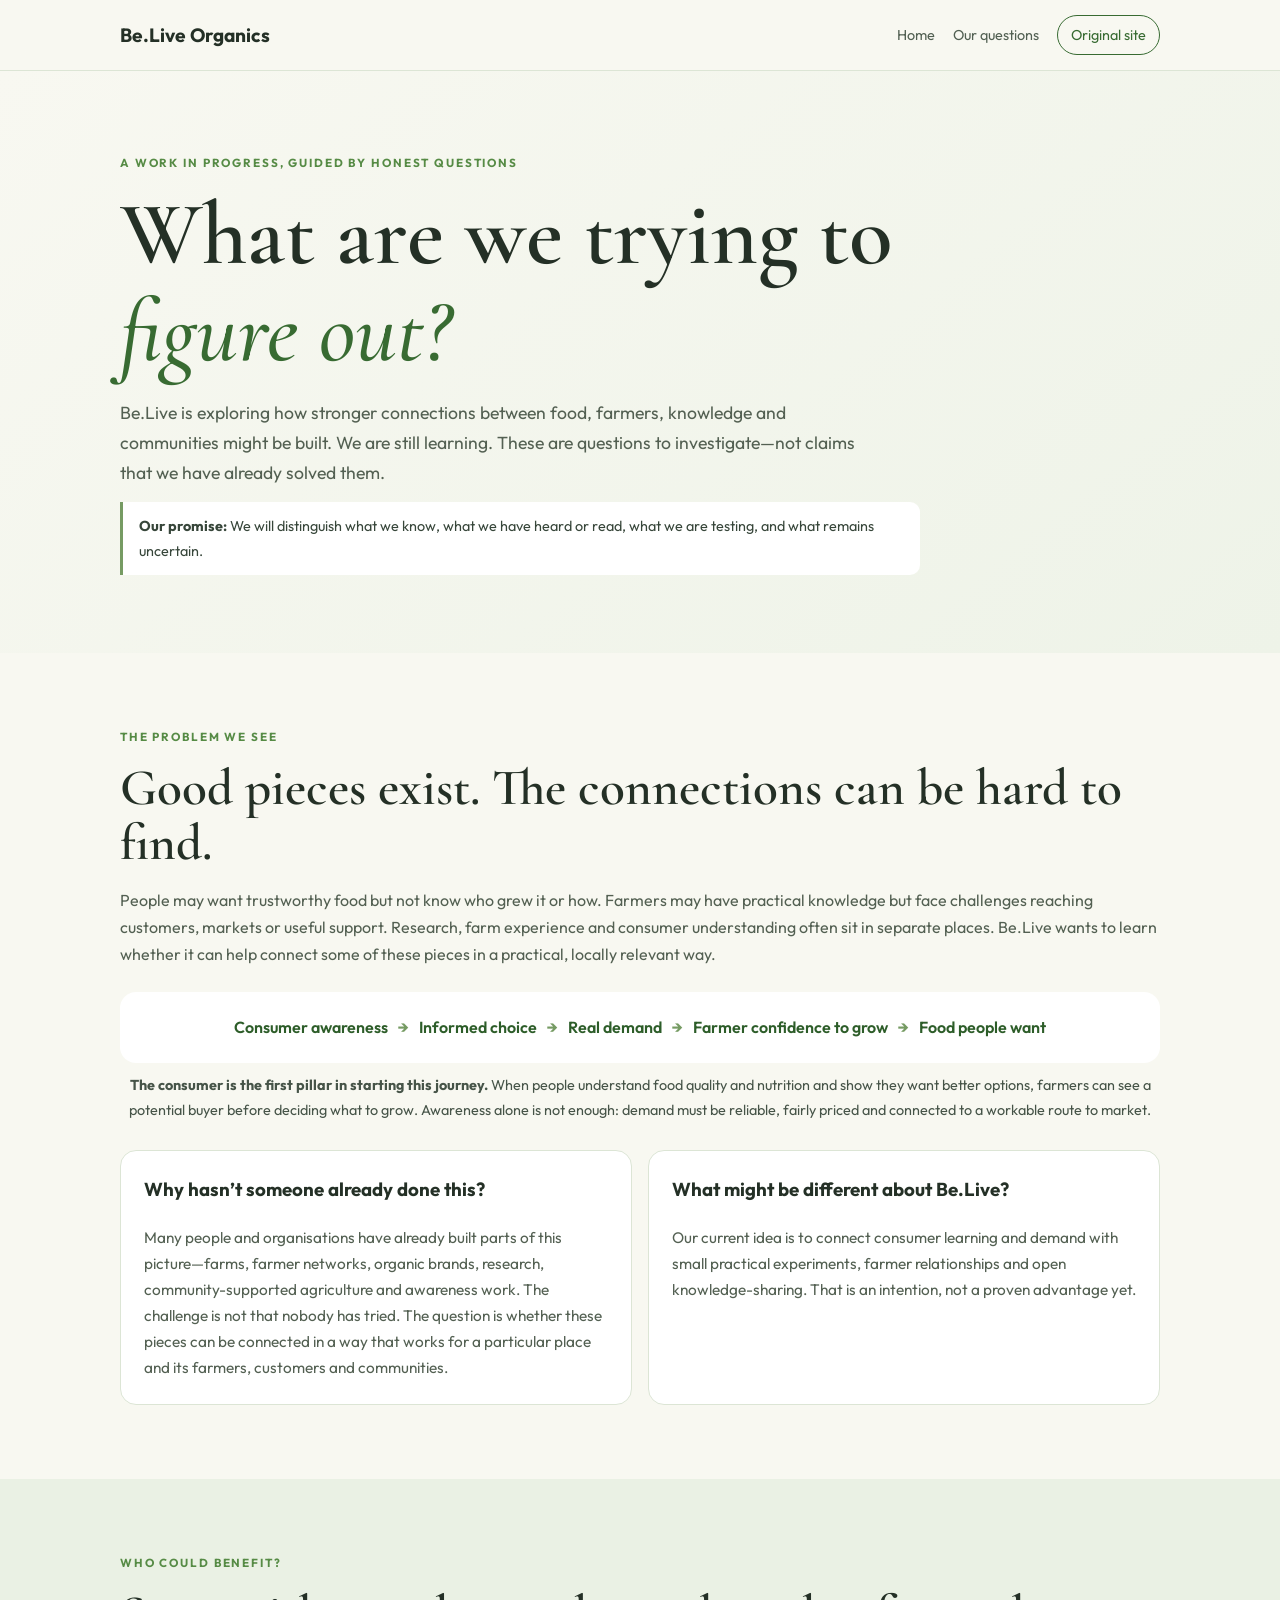
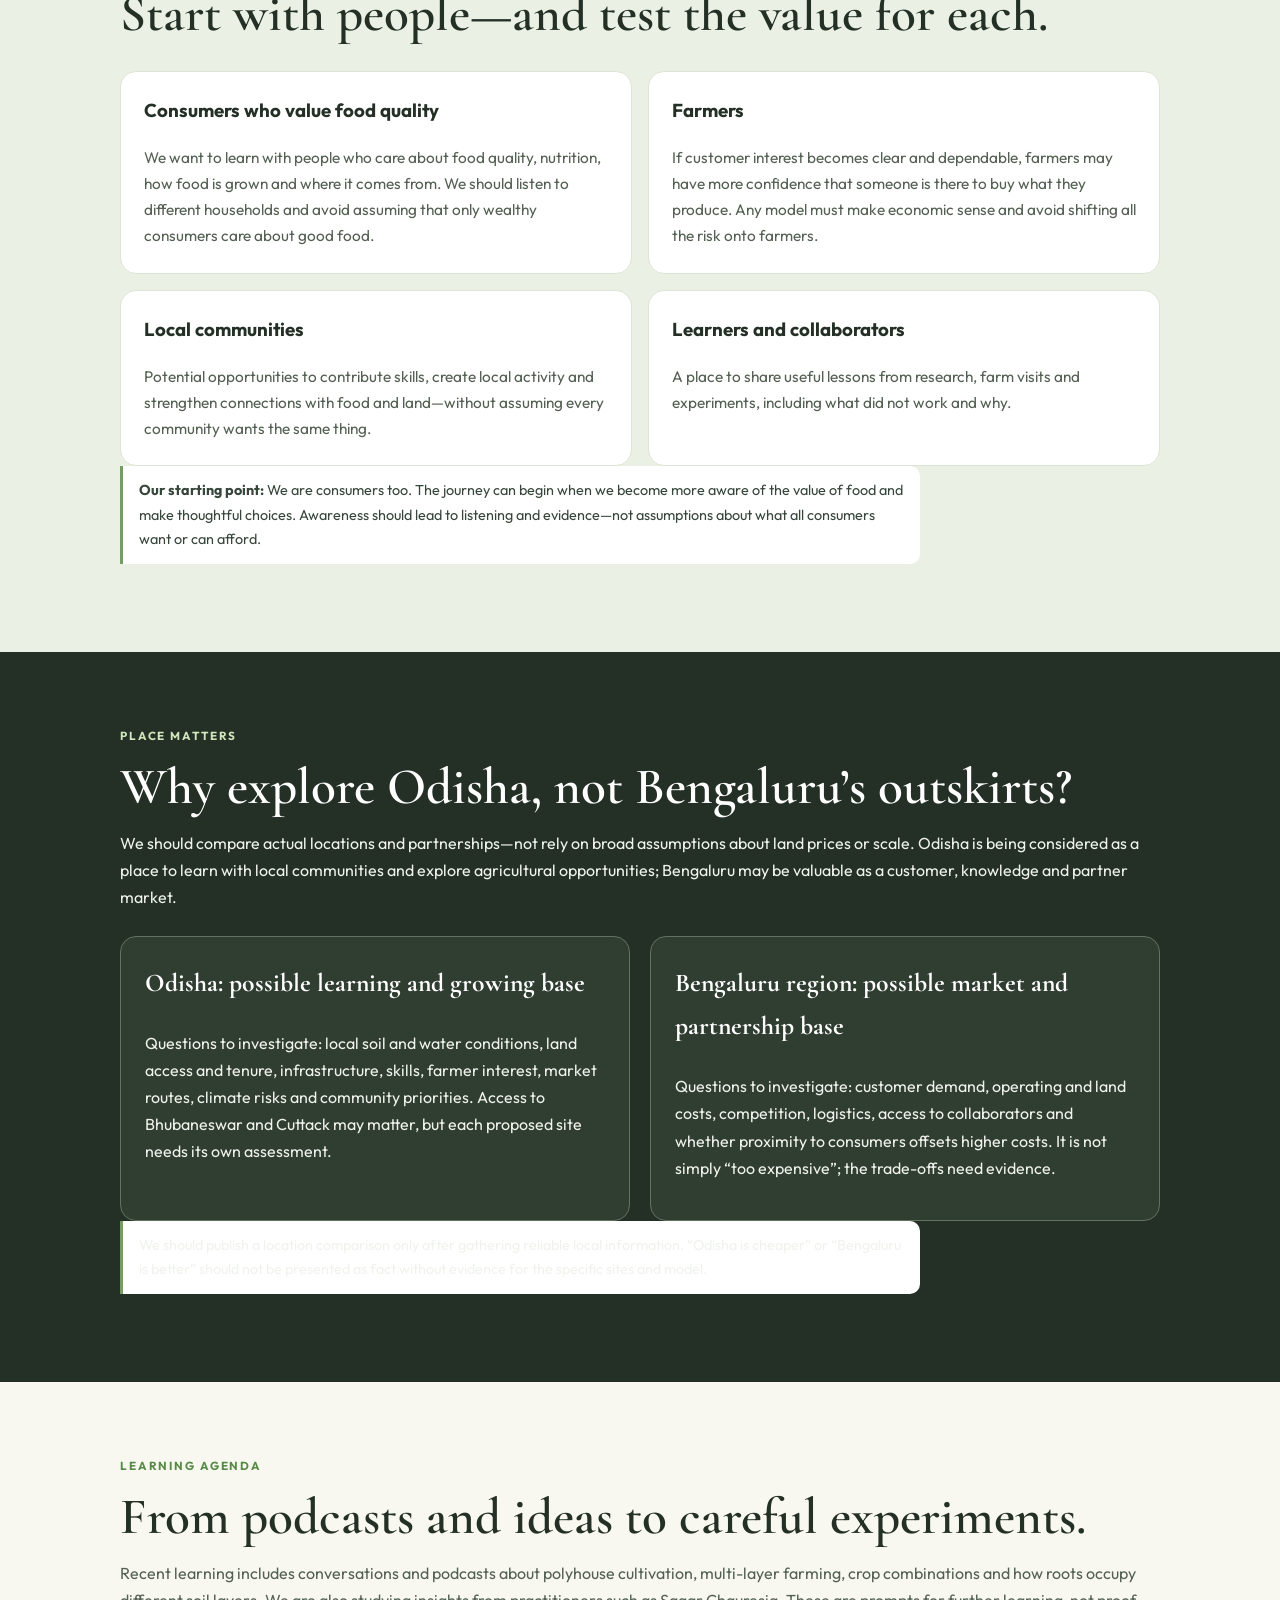
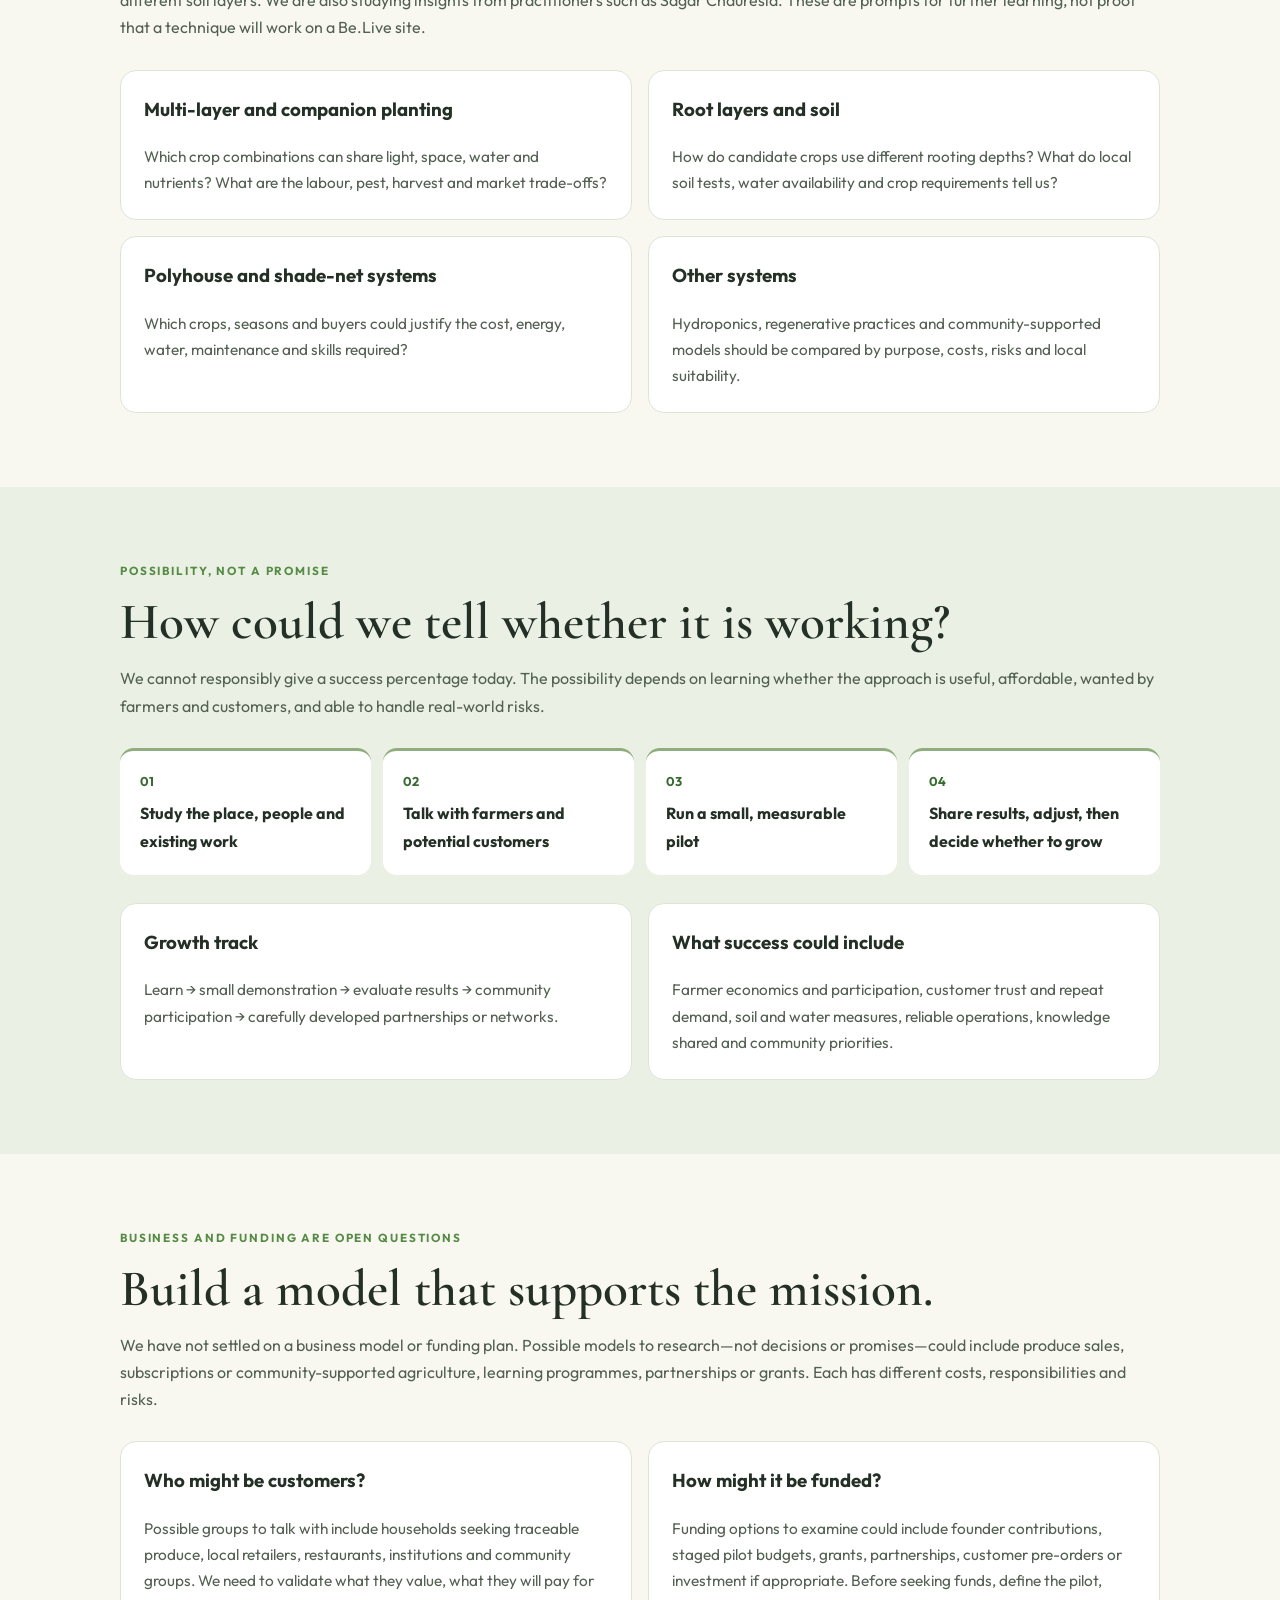
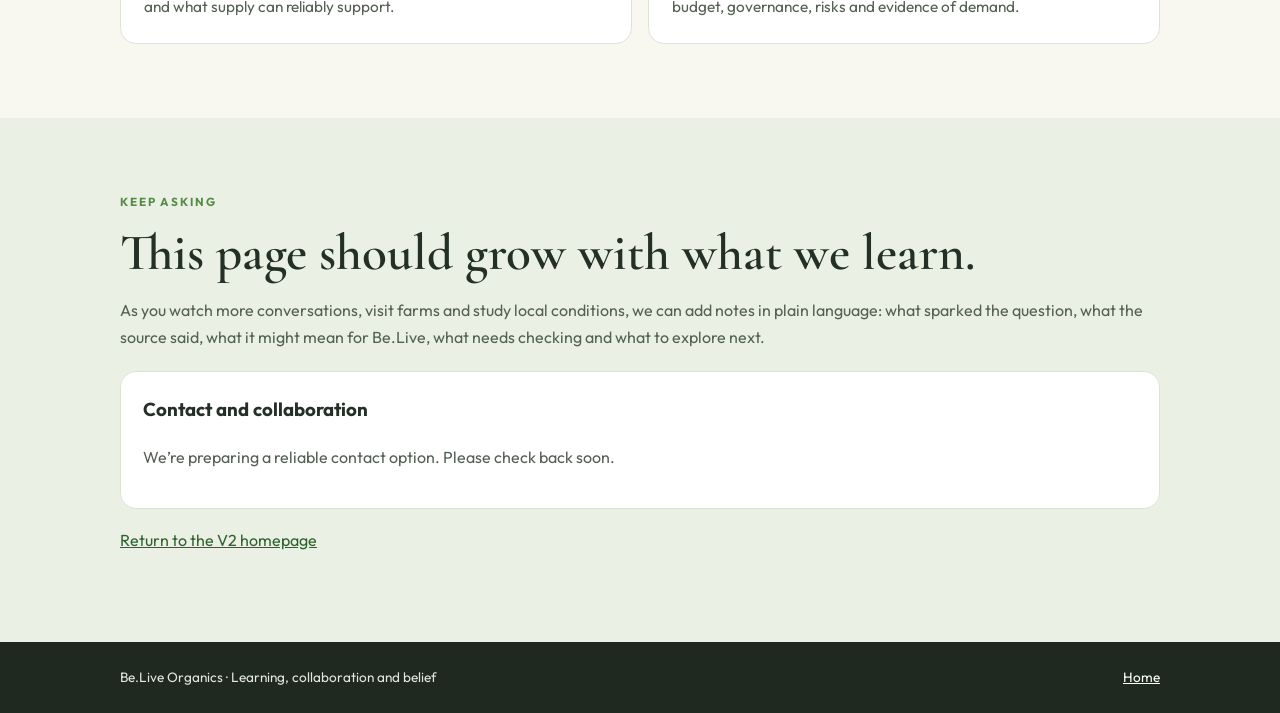
<file: vision.html>
<!DOCTYPE html>
<html lang="en">
<head>
  <meta charset="UTF-8" /><meta name="viewport" content="width=device-width, initial-scale=1.0" />
  <title>Our Questions & Direction — Be.Live Organics</title>
  <meta name="description" content="Questions guiding Be.Live Organics: consumer awareness, food choices, farmers, local conditions and how we will learn before growing." />
  <link rel="preconnect" href="https://fonts.googleapis.com" /><link rel="preconnect" href="https://fonts.gstatic.com" crossorigin />
  <link href="https://fonts.googleapis.com/css2?family=Outfit:wght@300;400;500;600;700&family=Cormorant+Garamond:wght@400;500;600;700&display=swap" rel="stylesheet" />
  <style>
    :root{--green:#386b32;--green2:#568b45;--mint:#eaf1e4;--cream:#f8f8f1;--ink:#243026;--line:#dce5d5;--serif:'Cormorant Garamond',Georgia,serif;--sans:'Outfit',sans-serif}*{box-sizing:border-box}html{scroll-behavior:smooth;scroll-padding-top:80px}body{margin:0;background:var(--cream);color:var(--ink);font-family:var(--sans);line-height:1.7}.wrap{width:min(1040px,calc(100% - 40px));margin:auto}a{color:#2d642e}.nav{position:sticky;top:0;z-index:5;background:#f8f8f1ed;backdrop-filter:blur(12px);border-bottom:1px solid var(--line)}.nav-in{height:70px;display:flex;justify-content:space-between;align-items:center;gap:16px}.brand{font-weight:700;font-size:1.2rem;text-decoration:none;color:var(--ink)}.links{display:flex;gap:18px;align-items:center}.links a{text-decoration:none;color:#526052;font-size:.9rem}.links .old{border:1px solid var(--green);border-radius:99px;padding:7px 13px;color:var(--green)}.hero{padding:82px 0 64px;background:linear-gradient(140deg,#f8f8f1,#eef3e8)}.eyebrow{text-transform:uppercase;letter-spacing:.16em;font-size:.73rem;font-weight:700;color:var(--green2)}h1,h2,h3{margin-top:0}h1,h2{font-family:var(--serif);font-weight:600;line-height:1.08}h1{font-size:clamp(3rem,7vw,5.8rem);max-width:850px;margin:12px 0 18px}h1 em{color:var(--green);font-weight:500}h2{font-size:clamp(2.2rem,4vw,3.3rem);margin-bottom:15px}p{color:#536052;margin:0 0 14px}.lead{font-size:1.1rem;max-width:760px}.note,.disclaimer{font-size:.9rem;color:#37463a;background:#fff;border-left:3px solid #769b63;padding:12px 16px;border-radius:0 10px 10px 0;max-width:800px}.section{padding:74px 0}.section.alt{background:var(--mint)}.section.dark{background:#243026;color:#fff}.section.dark p{color:#f0f3ed}.section.dark .eyebrow{color:#d1e6bd}.section.dark h2{color:#fff}.grid{display:grid;grid-template-columns:repeat(2,1fr);gap:16px;margin-top:28px}.card{background:#fff;border:1px solid var(--line);border-radius:16px;padding:23px}.card p{margin:0;font-size:.96rem;color:#536052}.flow{display:flex;flex-wrap:wrap;justify-content:center;align-items:center;gap:10px;background:#fff;padding:22px;border-radius:16px;margin-top:24px}.flow span{font-weight:600;color:#2d5d29}.flow b{color:#769b63}.flow-caption{font-size:.9rem;text-align:center;margin:10px 0;color:#465448}.twocol{display:grid;grid-template-columns:1fr 1fr;gap:20px;margin-top:24px}.panel{padding:24px;background:#303d31;border:1px solid #637160;border-radius:16px}.panel h3{font-family:var(--serif);font-size:1.6rem;color:#fff}.panel p{color:#f0f3ed}.steps{counter-reset:step;display:grid;grid-template-columns:repeat(4,1fr);gap:12px;margin-top:28px}.step{counter-increment:step;background:#fff;border-radius:14px;padding:20px;border-top:3px solid #91ad7e}.step:before{content:'0' counter(step);display:block;color:var(--green);font-weight:700;font-size:.8rem;margin-bottom:8px}.step strong{line-height:1.4}.footer{background:#20291f;padding:24px 0;color:#e3e7df;font-size:.85rem}.footer-in{display:flex;justify-content:space-between;gap:15px;flex-wrap:wrap}.footer a{color:white}.contact-box{margin-top:20px;padding:22px;background:#fff;border:1px solid var(--line);border-radius:16px}@media(max-width:700px){.grid,.twocol{grid-template-columns:1fr}.steps{grid-template-columns:1fr 1fr}.links a:not(.old){display:none}.hero{padding:60px 0 50px}.section{padding:58px 0}}@media(max-width:420px){.wrap{width:calc(100% - 30px)}.steps{grid-template-columns:1fr}.links .old{font-size:.77rem}}
  </style>
</head>
<body>
  <header class="nav"><div class="wrap nav-in"><a class="brand" href="index.html">Be.Live Organics</a><nav class="links" aria-label="Main navigation"><a href="index.html">Home</a><a href="#questions">Our questions</a><a class="old" href="index-v1.html">Original site</a></nav></div></header>
  <main>
    <section class="hero"><div class="wrap"><p class="eyebrow">A work in progress, guided by honest questions</p><h1>What are we trying to <em>figure out?</em></h1><p class="lead">Be.Live is exploring how stronger connections between food, farmers, knowledge and communities might be built. We are still learning. These are questions to investigate—not claims that we have already solved them.</p><p class="note"><strong>Our promise:</strong> We will distinguish what we know, what we have heard or read, what we are testing, and what remains uncertain.</p></div></section>
    <section class="section" id="questions"><div class="wrap"><p class="eyebrow">The problem we see</p><h2>Good pieces exist. The connections can be hard to find.</h2><p>People may want trustworthy food but not know who grew it or how. Farmers may have practical knowledge but face challenges reaching customers, markets or useful support. Research, farm experience and consumer understanding often sit in separate places. Be.Live wants to learn whether it can help connect some of these pieces in a practical, locally relevant way.</p><div class="flow"><span>Consumer awareness</span><b>→</b><span>Informed choice</span><b>→</b><span>Real demand</span><b>→</b><span>Farmer confidence to grow</span><b>→</b><span>Food people want</span></div><p class="flow-caption"><strong>The consumer is the first pillar in starting this journey.</strong> When people understand food quality and nutrition and show they want better options, farmers can see a potential buyer before deciding what to grow. Awareness alone is not enough: demand must be reliable, fairly priced and connected to a workable route to market.</p><div class="grid"><article class="card"><h3>Why hasn’t someone already done this?</h3><p>Many people and organisations have already built parts of this picture—farms, farmer networks, organic brands, research, community-supported agriculture and awareness work. The challenge is not that nobody has tried. The question is whether these pieces can be connected in a way that works for a particular place and its farmers, customers and communities.</p></article><article class="card"><h3>What might be different about Be.Live?</h3><p>Our current idea is to connect consumer learning and demand with small practical experiments, farmer relationships and open knowledge-sharing. That is an intention, not a proven advantage yet.</p></article></div></div></section>
    <section class="section alt"><div class="wrap"><p class="eyebrow">Who could benefit?</p><h2>Start with people—and test the value for each.</h2><div class="grid"><article class="card"><h3>Consumers who value food quality</h3><p>We want to learn with people who care about food quality, nutrition, how food is grown and where it comes from. We should listen to different households and avoid assuming that only wealthy consumers care about good food.</p></article><article class="card"><h3>Farmers</h3><p>If customer interest becomes clear and dependable, farmers may have more confidence that someone is there to buy what they produce. Any model must make economic sense and avoid shifting all the risk onto farmers.</p></article><article class="card"><h3>Local communities</h3><p>Potential opportunities to contribute skills, create local activity and strengthen connections with food and land—without assuming every community wants the same thing.</p></article><article class="card"><h3>Learners and collaborators</h3><p>A place to share useful lessons from research, farm visits and experiments, including what did not work and why.</p></article></div><p class="disclaimer"><strong>Our starting point:</strong> We are consumers too. The journey can begin when we become more aware of the value of food and make thoughtful choices. Awareness should lead to listening and evidence—not assumptions about what all consumers want or can afford.</p></div></section>
    <section class="section dark"><div class="wrap"><p class="eyebrow">Place matters</p><h2>Why explore Odisha, not Bengaluru’s outskirts?</h2><p>We should compare actual locations and partnerships—not rely on broad assumptions about land prices or scale. Odisha is being considered as a place to learn with local communities and explore agricultural opportunities; Bengaluru may be valuable as a customer, knowledge and partner market.</p><div class="twocol"><article class="panel"><h3>Odisha: possible learning and growing base</h3><p>Questions to investigate: local soil and water conditions, land access and tenure, infrastructure, skills, farmer interest, market routes, climate risks and community priorities. Access to Bhubaneswar and Cuttack may matter, but each proposed site needs its own assessment.</p></article><article class="panel"><h3>Bengaluru region: possible market and partnership base</h3><p>Questions to investigate: customer demand, operating and land costs, competition, logistics, access to collaborators and whether proximity to consumers offsets higher costs. It is not simply “too expensive”; the trade-offs need evidence.</p></article></div><p class="disclaimer">We should publish a location comparison only after gathering reliable local information. “Odisha is cheaper” or “Bengaluru is better” should not be presented as fact without evidence for the specific sites and model.</p></div></section>
    <section class="section"><div class="wrap"><p class="eyebrow">Learning agenda</p><h2>From podcasts and ideas to careful experiments.</h2><p>Recent learning includes conversations and podcasts about polyhouse cultivation, multi-layer farming, crop combinations and how roots occupy different soil layers. We are also studying insights from practitioners such as Sagar Chauresia. These are prompts for further learning, not proof that a technique will work on a Be.Live site.</p><div class="grid"><article class="card"><h3>Multi-layer and companion planting</h3><p>Which crop combinations can share light, space, water and nutrients? What are the labour, pest, harvest and market trade-offs?</p></article><article class="card"><h3>Root layers and soil</h3><p>How do candidate crops use different rooting depths? What do local soil tests, water availability and crop requirements tell us?</p></article><article class="card"><h3>Polyhouse and shade-net systems</h3><p>Which crops, seasons and buyers could justify the cost, energy, water, maintenance and skills required?</p></article><article class="card"><h3>Other systems</h3><p>Hydroponics, regenerative practices and community-supported models should be compared by purpose, costs, risks and local suitability.</p></article></div></div></section>
    <section class="section alt"><div class="wrap"><p class="eyebrow">Possibility, not a promise</p><h2>How could we tell whether it is working?</h2><p>We cannot responsibly give a success percentage today. The possibility depends on learning whether the approach is useful, affordable, wanted by farmers and customers, and able to handle real-world risks.</p><div class="steps"><div class="step"><strong>Study the place, people and existing work</strong></div><div class="step"><strong>Talk with farmers and potential customers</strong></div><div class="step"><strong>Run a small, measurable pilot</strong></div><div class="step"><strong>Share results, adjust, then decide whether to grow</strong></div></div><div class="grid"><article class="card"><h3>Growth track</h3><p>Learn → small demonstration → evaluate results → community participation → carefully developed partnerships or networks.</p></article><article class="card"><h3>What success could include</h3><p>Farmer economics and participation, customer trust and repeat demand, soil and water measures, reliable operations, knowledge shared and community priorities.</p></article></div></div></section>
    <section class="section"><div class="wrap"><p class="eyebrow">Business and funding are open questions</p><h2>Build a model that supports the mission.</h2><p>We have not settled on a business model or funding plan. Possible models to research—not decisions or promises—could include produce sales, subscriptions or community-supported agriculture, learning programmes, partnerships or grants. Each has different costs, responsibilities and risks.</p><div class="grid"><article class="card"><h3>Who might be customers?</h3><p>Possible groups to talk with include households seeking traceable produce, local retailers, restaurants, institutions and community groups. We need to validate what they value, what they will pay for and what supply can reliably support.</p></article><article class="card"><h3>How might it be funded?</h3><p>Funding options to examine could include founder contributions, staged pilot budgets, grants, partnerships, customer pre-orders or investment if appropriate. Before seeking funds, define the pilot, budget, governance, risks and evidence of demand.</p></article></div></div></section>
    <section class="section alt"><div class="wrap"><p class="eyebrow">Keep asking</p><h2>This page should grow with what we learn.</h2><p>As you watch more conversations, visit farms and study local conditions, we can add notes in plain language: what sparked the question, what the source said, what it might mean for Be.Live, what needs checking and what to explore next.</p><div class="contact-box"><h3>Contact and collaboration</h3><p>We’re preparing a reliable contact option. Please check back soon.</p></div><p style="margin-top:18px"><a href="index.html">Return to the V2 homepage</a></p></div></section>
  </main>
  <footer class="footer"><div class="wrap footer-in"><span>Be.Live Organics · Learning, collaboration and belief</span><a href="index.html">Home</a></div></footer>
</body>
</html>
</file>
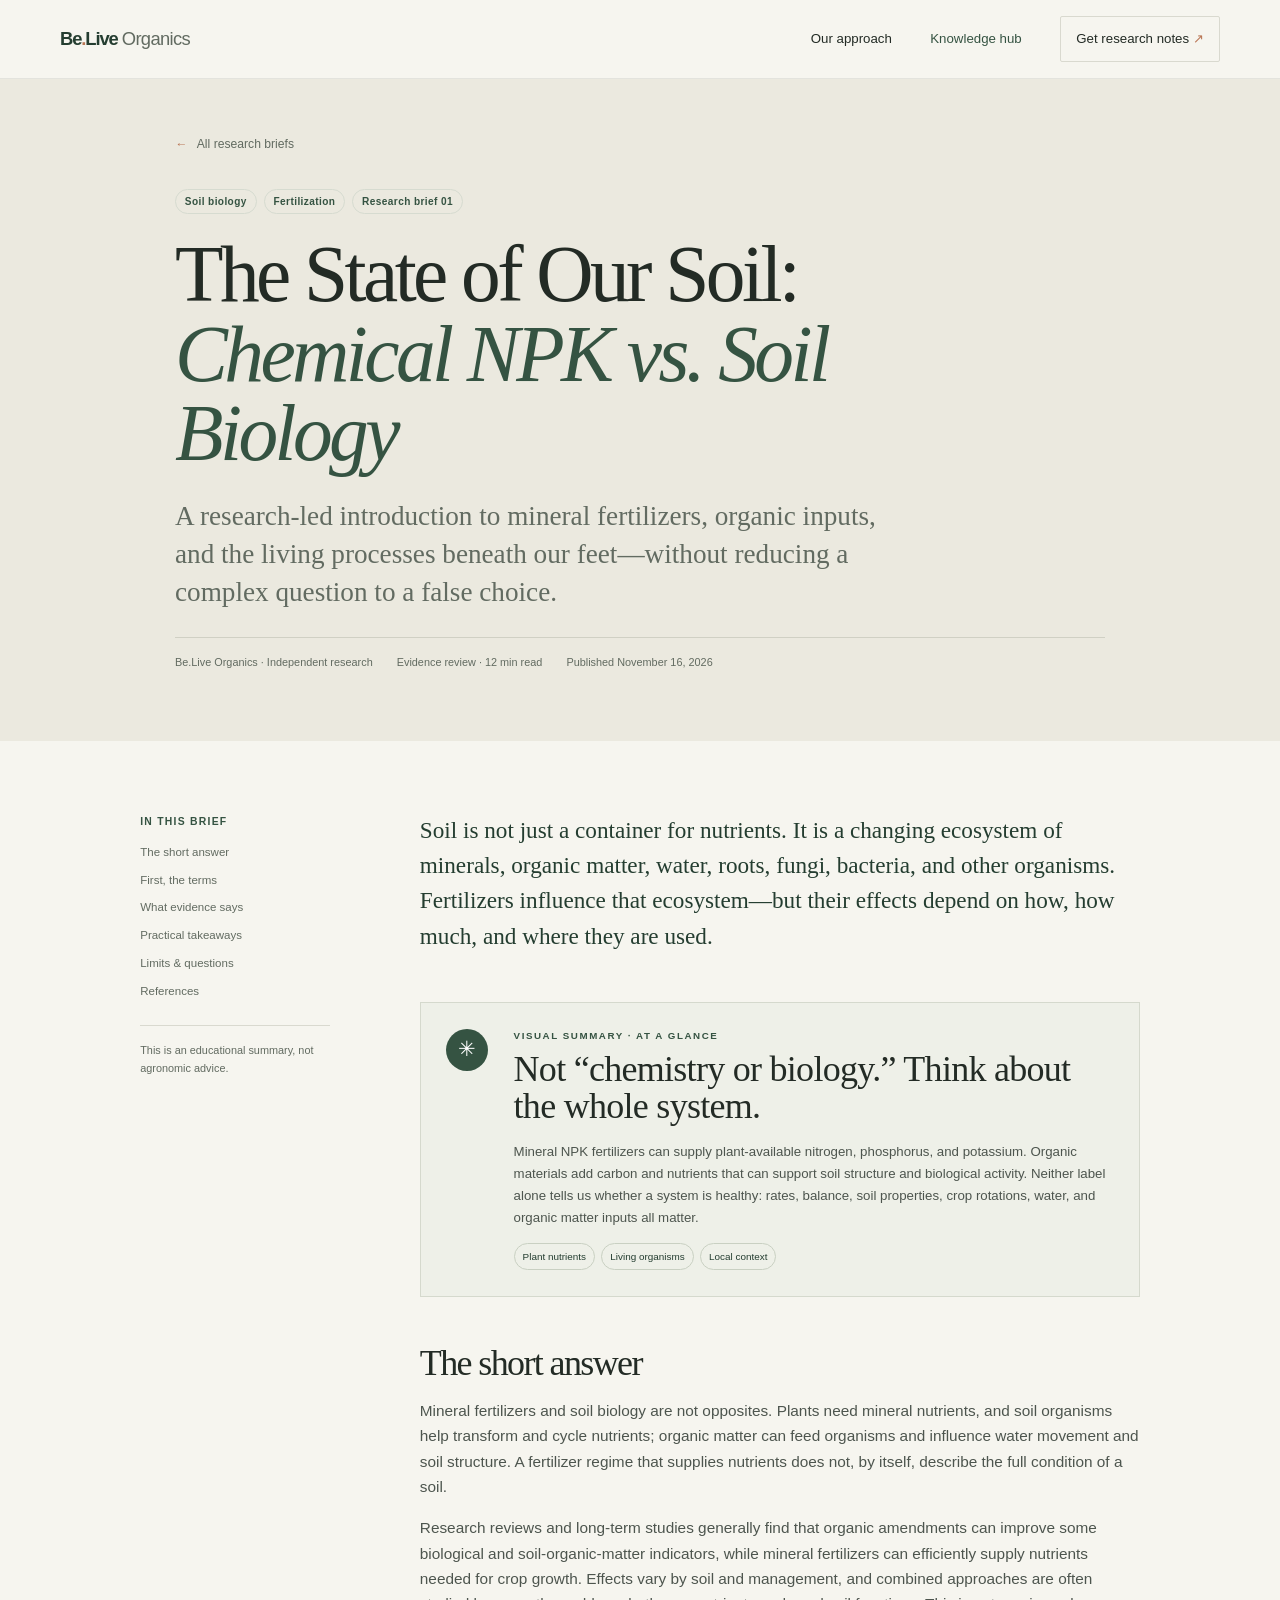
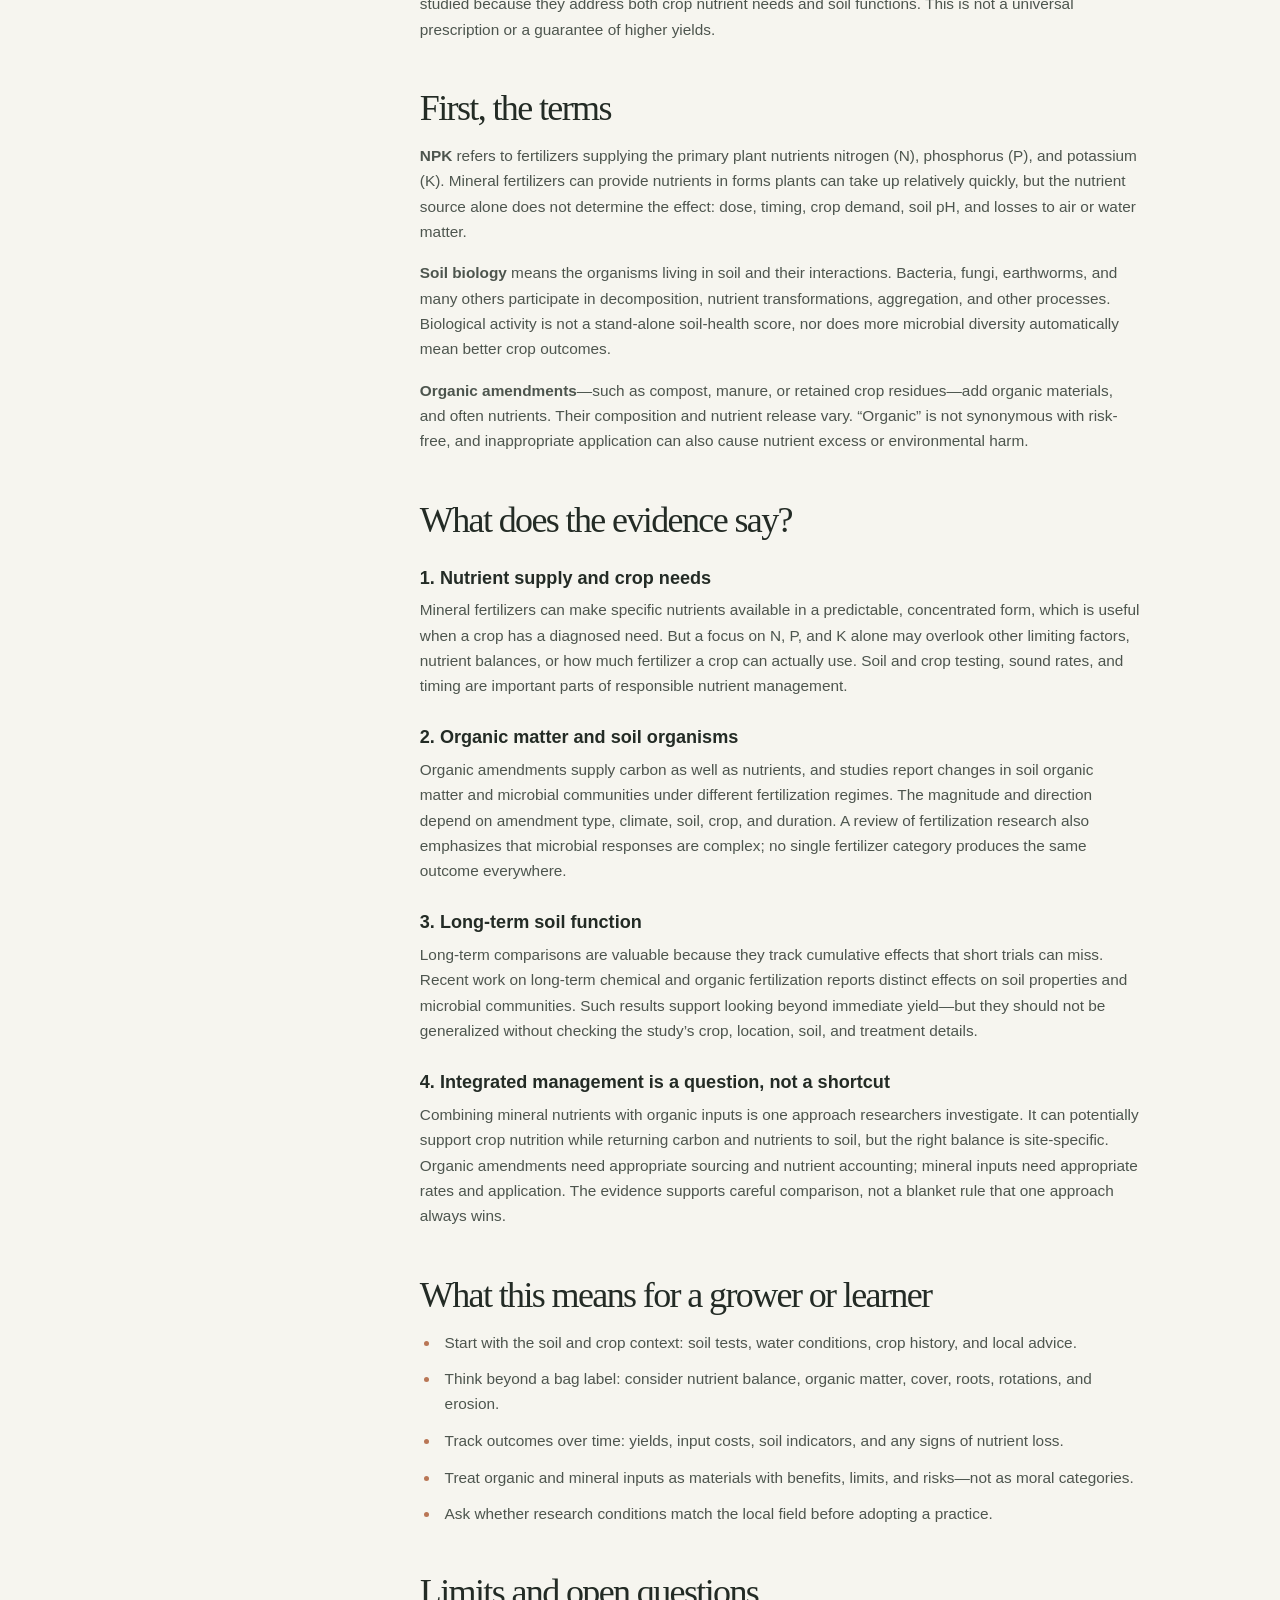
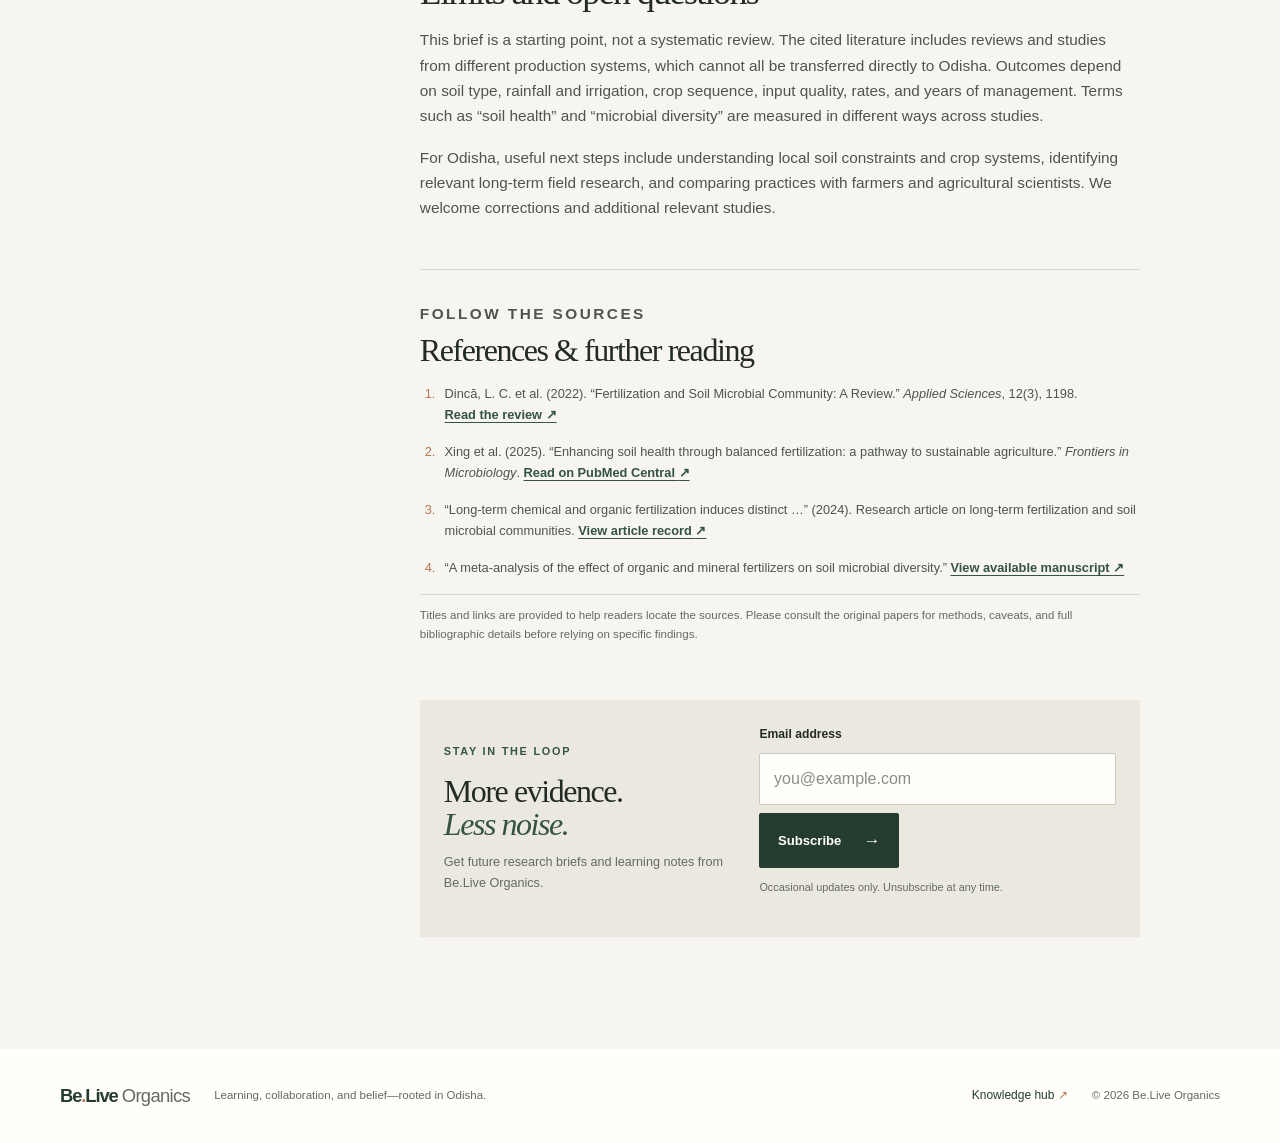
<file: knowledge/brief-01-soil-science.html>
<!doctype html>
<html lang="en">
<head>
  <meta charset="utf-8">
  <meta name="viewport" content="width=device-width, initial-scale=1">
  <meta name="description" content="A research brief on mineral NPK fertilizers, soil biology, organic amendments, and the context-dependent evidence on soil health.">
  <meta name="theme-color" content="#f6f5ef">
  <title>The State of Our Soil — Be.Live Organics</title>
  <link rel="stylesheet" href="../assets/css/style.css">
</head>
<body>
  <a class="skip-link" href="#main">Skip to content</a>
  <header class="site-header"><div class="container header-inner"><a class="wordmark" href="../index.html" aria-label="Be.Live Organics home">Be<span>.</span>Live <span class="wordmark-light">Organics</span></a><nav class="site-nav" aria-label="Main navigation"><a href="../index.html#about">Our approach</a><a href="index.html" aria-current="page">Knowledge hub</a><a class="nav-cta" href="../index.html#newsletter">Get research notes <span aria-hidden="true">↗</span></a></nav></div></header>
  <main id="main">
    <article>
      <header class="article-header section-space"><div class="container article-header-inner"><a class="back-link" href="index.html"><span aria-hidden="true">←</span> All research briefs</a><div class="tag-row"><span class="tag">Soil biology</span><span class="tag">Fertilization</span><span class="tag">Research brief 01</span></div><h1>The State of Our Soil:<br><em>Chemical NPK vs. Soil Biology</em></h1><p class="article-deck">A research-led introduction to mineral fertilizers, organic inputs, and the living processes beneath our feet—without reducing a complex question to a false choice.</p><div class="article-byline"><span>Be.Live Organics · Independent research</span><span>Evidence review · 12 min read</span><time datetime="2026-11-16">Published November 16, 2026</time></div></div></header>
      <div class="container article-layout">
        <aside class="article-sidebar" aria-label="Article contents"><p class="sidebar-label">In this brief</p><nav><a href="#short-answer">The short answer</a><a href="#terms">First, the terms</a><a href="#what-evidence-says">What evidence says</a><a href="#takeaways">Practical takeaways</a><a href="#limits">Limits &amp; questions</a><a href="#references">References</a></nav><p class="sidebar-note">This is an educational summary, not agronomic advice.</p></aside>
        <div class="article-content">
          <p class="article-lead">Soil is not just a container for nutrients. It is a changing ecosystem of minerals, organic matter, water, roots, fungi, bacteria, and other organisms. Fertilizers influence that ecosystem—but their effects depend on how, how much, and where they are used.</p>
          <section class="summary-card" aria-labelledby="summary-title"><div class="summary-icon" aria-hidden="true">✳</div><div><p class="eyebrow">Visual summary · At a glance</p><h2 id="summary-title">Not “chemistry or biology.” Think about the whole system.</h2><p>Mineral NPK fertilizers can supply plant-available nitrogen, phosphorus, and potassium. Organic materials add carbon and nutrients that can support soil structure and biological activity. Neither label alone tells us whether a system is healthy: rates, balance, soil properties, crop rotations, water, and organic matter inputs all matter.</p><div class="summary-pills"><span>Plant nutrients</span><span>Living organisms</span><span>Local context</span></div></div></section>
          <section id="short-answer"><h2>The short answer</h2><p>Mineral fertilizers and soil biology are not opposites. Plants need mineral nutrients, and soil organisms help transform and cycle nutrients; organic matter can feed organisms and influence water movement and soil structure. A fertilizer regime that supplies nutrients does not, by itself, describe the full condition of a soil.</p><p>Research reviews and long-term studies generally find that organic amendments can improve some biological and soil-organic-matter indicators, while mineral fertilizers can efficiently supply nutrients needed for crop growth. Effects vary by soil and management, and combined approaches are often studied because they address both crop nutrient needs and soil functions. This is not a universal prescription or a guarantee of higher yields.</p></section>
          <section id="terms"><h2>First, the terms</h2><p><strong>NPK</strong> refers to fertilizers supplying the primary plant nutrients nitrogen (N), phosphorus (P), and potassium (K). Mineral fertilizers can provide nutrients in forms plants can take up relatively quickly, but the nutrient source alone does not determine the effect: dose, timing, crop demand, soil pH, and losses to air or water matter.</p><p><strong>Soil biology</strong> means the organisms living in soil and their interactions. Bacteria, fungi, earthworms, and many others participate in decomposition, nutrient transformations, aggregation, and other processes. Biological activity is not a stand-alone soil-health score, nor does more microbial diversity automatically mean better crop outcomes.</p><p><strong>Organic amendments</strong>—such as compost, manure, or retained crop residues—add organic materials, and often nutrients. Their composition and nutrient release vary. “Organic” is not synonymous with risk-free, and inappropriate application can also cause nutrient excess or environmental harm.</p></section>
          <section id="what-evidence-says"><h2>What does the evidence say?</h2><h3>1. Nutrient supply and crop needs</h3><p>Mineral fertilizers can make specific nutrients available in a predictable, concentrated form, which is useful when a crop has a diagnosed need. But a focus on N, P, and K alone may overlook other limiting factors, nutrient balances, or how much fertilizer a crop can actually use. Soil and crop testing, sound rates, and timing are important parts of responsible nutrient management.</p><h3>2. Organic matter and soil organisms</h3><p>Organic amendments supply carbon as well as nutrients, and studies report changes in soil organic matter and microbial communities under different fertilization regimes. The magnitude and direction depend on amendment type, climate, soil, crop, and duration. A review of fertilization research also emphasizes that microbial responses are complex; no single fertilizer category produces the same outcome everywhere.</p><h3>3. Long-term soil function</h3><p>Long-term comparisons are valuable because they track cumulative effects that short trials can miss. Recent work on long-term chemical and organic fertilization reports distinct effects on soil properties and microbial communities. Such results support looking beyond immediate yield—but they should not be generalized without checking the study’s crop, location, soil, and treatment details.</p><h3>4. Integrated management is a question, not a shortcut</h3><p>Combining mineral nutrients with organic inputs is one approach researchers investigate. It can potentially support crop nutrition while returning carbon and nutrients to soil, but the right balance is site-specific. Organic amendments need appropriate sourcing and nutrient accounting; mineral inputs need appropriate rates and application. The evidence supports careful comparison, not a blanket rule that one approach always wins.</p></section>
          <section id="takeaways"><h2>What this means for a grower or learner</h2><ul class="article-list"><li>Start with the soil and crop context: soil tests, water conditions, crop history, and local advice.</li><li>Think beyond a bag label: consider nutrient balance, organic matter, cover, roots, rotations, and erosion.</li><li>Track outcomes over time: yields, input costs, soil indicators, and any signs of nutrient loss.</li><li>Treat organic and mineral inputs as materials with benefits, limits, and risks—not as moral categories.</li><li>Ask whether research conditions match the local field before adopting a practice.</li></ul></section>
          <section id="limits"><h2>Limits and open questions</h2><p>This brief is a starting point, not a systematic review. The cited literature includes reviews and studies from different production systems, which cannot all be transferred directly to Odisha. Outcomes depend on soil type, rainfall and irrigation, crop sequence, input quality, rates, and years of management. Terms such as “soil health” and “microbial diversity” are measured in different ways across studies.</p><p>For Odisha, useful next steps include understanding local soil constraints and crop systems, identifying relevant long-term field research, and comparing practices with farmers and agricultural scientists. We welcome corrections and additional relevant studies.</p></section>
          <section class="references-section" id="references"><p class="eyebrow">Follow the sources</p><h2>References &amp; further reading</h2><ol class="references-list">
            <li>Dincă, L. C. et al. (2022). “Fertilization and Soil Microbial Community: A Review.” <em>Applied Sciences</em>, 12(3), 1198. <a href="https://www.mdpi.com/2076-3417/12/3/1198" target="_blank" rel="noopener noreferrer">Read the review <span class="visually-hidden">(opens in a new tab)</span> ↗</a></li>
            <li>Xing et al. (2025). “Enhancing soil health through balanced fertilization: a pathway to sustainable agriculture.” <em>Frontiers in Microbiology</em>. <a href="https://pmc.ncbi.nlm.nih.gov/articles/PMC12067421/" target="_blank" rel="noopener noreferrer">Read on PubMed Central <span class="visually-hidden">(opens in a new tab)</span> ↗</a></li>
            <li>“Long-term chemical and organic fertilization induces distinct …” (2024). Research article on long-term fertilization and soil microbial communities. <a href="https://www.sciencedirect.com/science/article/pii/S0048969724030092" target="_blank" rel="noopener noreferrer">View article record <span class="visually-hidden">(opens in a new tab)</span> ↗</a></li>
            <li>“A meta-analysis of the effect of organic and mineral fertilizers on soil microbial diversity.” <a href="https://www.researchgate.net/publication/346123166_A_meta-analysis_of_the_effect_of_organic_and_mineral_fertilizers_on_soil_microbial_diversity/fulltext/5fbc66daa6fdcc6cc65e21f7/A-meta-analysis-of-the-effect-of-organic-and-mineral-fertilizers-on-soil-microbial-diversity.pdf" target="_blank" rel="noopener noreferrer">View available manuscript <span class="visually-hidden">(opens in a new tab)</span> ↗</a></li>
          </ol><p class="reference-note">Titles and links are provided to help readers locate the sources. Please consult the original papers for methods, caveats, and full bibliographic details before relying on specific findings.</p></section>
          <aside class="inline-newsletter" aria-labelledby="article-newsletter-title"><div><p class="eyebrow">Stay in the loop</p><h2 id="article-newsletter-title">More evidence.<br><em>Less noise.</em></h2><p>Get future research briefs and learning notes from Be.Live Organics.</p></div><form class="signup-form" action="https://formspree.io/f/moeezype" method="post"><label for="article-email">Email address</label><div class="signup-controls"><input id="article-email" type="email" name="email" placeholder="you@example.com" autocomplete="email" required><button class="button button-dark" type="submit">Subscribe <span aria-hidden="true">→</span></button></div><input type="hidden" name="_subject" value="Be.Live Organics research notes subscription"><p class="form-note">Occasional updates only. Unsubscribe at any time.</p></form></aside>
        </div>
      </div>
    </article>
  </main>
  <footer class="site-footer"><div class="container footer-inner"><a class="wordmark" href="../index.html">Be<span>.</span>Live <span class="wordmark-light">Organics</span></a><p>Learning, collaboration, and belief—rooted in Odisha.</p><a class="footer-link" href="index.html">Knowledge hub <span aria-hidden="true">↗</span></a><small>© 2026 Be.Live Organics</small></div></footer>
</body>
</html>
</file>
<file: assets/css/style.css>
/* Be.Live Organics — editorial knowledge hub */
:root {
  color-scheme: light;
  --paper: #f6f5ef;
  --paper-deep: #ebe9df;
  --white: #fffefa;
  --ink: #232b25;
  --muted: #626b61;
  --green: #355342;
  --green-dark: #243d30;
  --moss: #7e8a68;
  --clay: #b97655;
  --line: #d9d9cf;
  --serif: Georgia, "Times New Roman", serif;
  --sans: "Helvetica Neue", Helvetica, Arial, sans-serif;
  --container: 1160px;
  --reading-width: 720px;
  --radius: 4px;
  --shadow: 0 18px 50px rgb(34 43 37 / 8%);
}

*, *::before, *::after { box-sizing: border-box; }
html { scroll-behavior: smooth; scroll-padding-top: 6rem; }
body { margin: 0; background: var(--paper); color: var(--ink); font-family: var(--sans); font-size: 16px; line-height: 1.65; -webkit-font-smoothing: antialiased; }
img, svg { display: block; max-width: 100%; }
a { color: inherit; text-decoration-thickness: 1px; text-underline-offset: .2em; }
a:hover { color: var(--green); }
button, input { font: inherit; }
button, a { -webkit-tap-highlight-color: transparent; }
::selection { color: var(--white); background: var(--green); }
:focus-visible { outline: 3px solid var(--clay); outline-offset: 4px; }
.container { width: min(var(--container), calc(100% - 3rem)); margin-inline: auto; }
.section-space { padding-block: clamp(4.5rem, 9vw, 8rem); }
.skip-link { position: absolute; z-index: 20; top: .75rem; left: .75rem; padding: .7rem 1rem; transform: translateY(-180%); background: var(--green-dark); color: white; }
.skip-link:focus { transform: translateY(0); }
.visually-hidden { position: absolute !important; width: 1px; height: 1px; padding: 0; margin: -1px; overflow: hidden; clip: rect(0, 0, 0, 0); white-space: nowrap; border: 0; }

/* Header and navigation */
.site-header { position: relative; z-index: 5; border-bottom: 1px solid rgb(35 43 37 / 9%); background: var(--paper); }
.header-inner { min-height: 78px; display: flex; align-items: center; justify-content: space-between; gap: 2rem; }
.wordmark { color: var(--green-dark); font-size: 1.15rem; font-weight: 700; letter-spacing: -.06em; text-decoration: none; white-space: nowrap; }
.wordmark > span:first-child { color: var(--clay); }
.wordmark .wordmark-light { color: var(--muted); font-weight: 400; letter-spacing: -.035em; }
.site-nav { display: flex; align-items: center; gap: clamp(1.2rem, 3vw, 2.5rem); font-size: .83rem; }
.site-nav a { text-decoration: none; }
.site-nav a[aria-current="page"] { color: var(--green); }
.nav-cta { padding: .72rem .95rem; border: 1px solid var(--line); border-radius: 2px; }
.nav-cta span, .footer-link span { color: var(--clay); }

/* Shared type and controls */
.eyebrow { margin: 0 0 1.15rem; color: var(--green); font-size: .68rem; font-weight: 700; letter-spacing: .16em; line-height: 1.5; text-transform: uppercase; }
.eyebrow-mark { display: inline-block; width: 7px; height: 7px; margin: 0 .55rem .06rem 0; border-radius: 50%; background: var(--clay); }
h1, h2, h3, p { margin-top: 0; }
h1, h2, h3 { font-weight: 500; }
h1, h2 { font-family: var(--serif); letter-spacing: -.045em; }
h1 em, h2 em { color: var(--green); font-weight: 400; }
h1 { margin-bottom: 1.5rem; font-size: clamp(3.2rem, 7.6vw, 6.7rem); line-height: .96; }
h2 { margin-bottom: 1.2rem; font-size: clamp(2.4rem, 4.5vw, 4.2rem); line-height: 1.03; }
h3 { line-height: 1.2; }
.button { min-height: 49px; display: inline-flex; align-items: center; justify-content: center; gap: 1.4rem; padding: .8rem 1.1rem; border: 1px solid transparent; border-radius: 2px; cursor: pointer; font-size: .82rem; font-weight: 600; text-decoration: none; transition: background-color .18s ease, color .18s ease, border-color .18s ease; }
.button span { font-size: 1.05rem; }
.button-dark { background: var(--green-dark); color: var(--white); }
.button-dark:hover { border-color: var(--green-dark); background: transparent; color: var(--green-dark); }
.button-outline { border-color: var(--green); color: var(--green); }
.button-outline:hover { background: var(--green); color: var(--white); }
.text-link { display: inline-flex; align-items: center; gap: .75rem; color: var(--green-dark); font-size: .83rem; font-weight: 700; text-decoration: none; }
.text-link span { color: var(--clay); font-size: 1.1rem; transition: transform .18s ease; }
.text-link:hover span { transform: translateX(4px); }
.tag-row { display: flex; flex-wrap: wrap; gap: .45rem; }
.tag { display: inline-flex; align-items: center; min-height: 25px; padding: .2rem .55rem; border: 1px solid #d6dbd0; border-radius: 99px; color: var(--green); font-size: .63rem; font-weight: 600; letter-spacing: .04em; }

/* Homepage */
.hero { position: relative; overflow: hidden; padding-bottom: 5rem; background: var(--paper); }
.hero-grid { min-height: 490px; display: grid; grid-template-columns: minmax(0, 1.2fr) minmax(260px, .7fr); align-items: center; gap: clamp(3rem, 10vw, 9rem); }
.hero-copy { padding-block: 1.5rem; }
.hero-lede { max-width: 640px; margin-bottom: .85rem; color: var(--green-dark); font-family: var(--serif); font-size: clamp(1.45rem, 2.6vw, 2rem); line-height: 1.27; }
.hero-description { max-width: 540px; margin-bottom: 1.7rem; color: var(--muted); font-size: .96rem; }
.hero-note { position: relative; max-width: 350px; justify-self: end; padding: 2rem; border: 1px solid var(--line); background: var(--white); box-shadow: var(--shadow); }
.note-top { display: flex; align-items: center; gap: .55rem; color: var(--muted); font-size: .68rem; }
.note-dot { width: 7px; height: 7px; border-radius: 50%; background: var(--moss); }
.hero-note > p:first-of-type { margin: 2.4rem 0 1.4rem; font-family: var(--serif); font-size: 2.15rem; line-height: 1.08; }
.hero-note > p:first-of-type em { color: var(--green); }
.note-rule { width: 40px; height: 2px; margin-bottom: 1rem; background: var(--clay); }
.note-small { max-width: 245px; margin-bottom: 2rem; color: var(--muted); font-size: .77rem; }
.note-index { position: absolute; right: 1.2rem; bottom: 1rem; color: #92968c; font-size: .62rem; letter-spacing: .08em; }
.hero-bottom { display: flex; align-items: center; gap: 1rem; padding-top: 1.4rem; border-top: 1px solid var(--line); color: var(--muted); font-size: .68rem; letter-spacing: .12em; text-transform: uppercase; }
.hero-bottom i { width: 4px; height: 4px; border-radius: 50%; background: var(--clay); }
.intro-section { background: var(--white); }
.two-column { display: grid; grid-template-columns: .9fr 1.1fr; gap: clamp(3rem, 9vw, 9rem); align-items: start; }
.prose-intro { max-width: 590px; padding-top: 1rem; color: var(--muted); font-size: 1.04rem; }
.prose-intro p + p { margin-top: 1rem; }
.featured-section { background: var(--paper); }
.section-heading { display: flex; align-items: end; justify-content: space-between; gap: 2rem; margin-bottom: 2.3rem; }
.section-heading h2 { margin-bottom: 0; font-size: clamp(2.1rem, 4vw, 3.2rem); }
.feature-card { display: grid; grid-template-columns: 1fr 1fr; min-height: 420px; overflow: hidden; border: 1px solid var(--line); background: var(--white); }
.feature-art { position: relative; min-height: 380px; overflow: hidden; background: #e8e4d7; }
.art-label, .art-caption { position: absolute; z-index: 2; left: 1.5rem; color: #f8f6ed; font-size: .62rem; letter-spacing: .15em; text-transform: uppercase; }
.art-label { top: 1.5rem; }
.art-caption { bottom: 1.35rem; }
.soil-sun { position: absolute; top: 18%; left: 58%; width: 70px; aspect-ratio: 1; border-radius: 50%; background: #d5a276; }
.soil-horizon { position: absolute; right: 0; bottom: 0; left: 0; }
.horizon-one { height: 28%; background: #85735a; }
.horizon-two { height: 18%; background: #554638; }
.horizon-three { height: 12%; background: #393b30; }
.root { position: absolute; z-index: 1; top: 34%; left: 48%; width: 2px; height: 38%; transform-origin: top; background: #e3d2ad; }
.root-a { transform: rotate(13deg); }
.root-b { height: 31%; transform: rotate(-24deg); }
.root-c { height: 28%; transform: rotate(38deg); }
.feature-copy { display: flex; flex-direction: column; align-items: flex-start; justify-content: center; padding: clamp(2rem, 5vw, 4.5rem); }
.feature-copy h3 { max-width: 470px; margin: 1.3rem 0 .8rem; font-family: var(--serif); font-size: clamp(2rem, 3.4vw, 3.15rem); letter-spacing: -.035em; }
.feature-copy > p { max-width: 480px; color: var(--muted); }
.card-meta { display: flex; gap: 1.5rem; margin: .25rem 0 1.5rem; color: var(--muted); font-size: .7rem; }
.card-meta span + span::before { content: "·"; margin-right: 1.5rem; color: var(--clay); }
.principles-section { background: var(--green-dark); color: var(--paper); }
.principles-section .eyebrow { color: #c9d0bd; }
.principles-section h2 em { color: #bdc9ae; }
.principle-grid { display: grid; grid-template-columns: repeat(3, 1fr); gap: 2rem; margin-top: 3.5rem; }
.principle { padding-top: 1.2rem; border-top: 1px solid rgb(255 255 255 / 27%); }
.principle-number { color: #d19a77; font-family: var(--serif); font-size: 1rem; }
.principle h3 { margin: 1.4rem 0 .6rem; font-family: var(--serif); font-size: 1.65rem; }
.principle p { max-width: 310px; margin-bottom: 0; color: #c7cec4; font-size: .89rem; }
.newsletter-section { background: var(--paper-deep); }
.newsletter-panel { display: grid; grid-template-columns: 1fr 1fr; align-items: center; gap: clamp(2rem, 8vw, 7rem); }
.newsletter-panel h2 { font-size: clamp(2.5rem, 4.5vw, 4rem); }
.newsletter-panel > div > p:last-child { max-width: 440px; margin-bottom: 0; color: var(--muted); }
.signup-form label { display: block; margin-bottom: .5rem; font-size: .76rem; font-weight: 700; }
.signup-controls { display: flex; gap: .5rem; }
.signup-controls input { width: 100%; min-width: 0; min-height: 49px; padding: .75rem .85rem; border: 1px solid #c9cbc0; border-radius: 2px; background: var(--white); color: var(--ink); }
.signup-controls input::placeholder { color: #8a8e84; }
.signup-controls .button { flex: 0 0 auto; }
.form-note { margin: .65rem 0 0; color: var(--muted); font-size: .68rem; }
.site-footer { padding-block: 2rem; background: var(--white); }
.footer-inner { display: grid; grid-template-columns: auto 1fr auto auto; align-items: center; gap: 1.5rem; }
.footer-inner p, .footer-inner small { margin: 0; color: var(--muted); font-size: .72rem; }
.footer-link { color: var(--green-dark); font-size: .75rem; text-decoration: none; }

/* Knowledge hub listing */
.hub-hero { padding-block: clamp(5rem, 10vw, 8.5rem); background: var(--paper-deep); }
.hub-hero-inner { max-width: var(--container); }
.hub-hero h1 { margin-bottom: 1.3rem; }
.hub-hero .hero-lede { max-width: 650px; }
.hub-count { display: flex; align-items: center; gap: .85rem; margin-top: 2.4rem; color: var(--muted); font-size: .72rem; }
.hub-count > span:first-child { color: var(--clay); font-family: var(--serif); font-size: 1.35rem; }
.hub-count-line { width: 40px; height: 1px; background: #b9b9ac; }
.hub-list-section { background: var(--white); }
.section-aside { max-width: 265px; margin: 0 0 .2rem; color: var(--muted); font-size: .82rem; }
.research-grid { display: grid; grid-template-columns: repeat(3, minmax(0, 1fr)); gap: 1.5rem; }
.research-card { overflow: hidden; border: 1px solid var(--line); background: var(--paper); transition: transform .2s ease, box-shadow .2s ease; }
.research-card:hover { transform: translateY(-4px); box-shadow: var(--shadow); }
.research-card-visual { position: relative; min-height: 220px; overflow: hidden; background: #dedfd2; }
.research-card-visual > span:first-child { position: absolute; z-index: 2; top: 1rem; left: 1rem; color: var(--green-dark); font-family: var(--serif); font-size: 1.4rem; }
.visual-rings { position: absolute; top: 50%; left: 50%; width: 220px; aspect-ratio: 1; transform: translate(-50%, -40%); border: 1px solid #818b70; border-radius: 50%; box-shadow: 0 0 0 22px rgb(129 139 112 / 10%), 0 0 0 45px rgb(129 139 112 / 9%), 0 0 0 70px rgb(129 139 112 / 8%); }
.visual-caption { position: absolute; right: 1rem; bottom: 1rem; color: var(--green-dark); font-size: .58rem; letter-spacing: .14em; }
.research-card-body { padding: 1.5rem; }
.card-overline { margin: 1rem 0 .5rem; color: var(--muted); font-size: .66rem; letter-spacing: .06em; text-transform: uppercase; }
.research-card-body h3 { margin-bottom: .75rem; font-family: var(--serif); font-size: 1.8rem; letter-spacing: -.025em; }
.research-card-body > p:not(.card-overline) { min-height: 5.3em; color: var(--muted); font-size: .84rem; }
.hub-note { display: flex; align-items: flex-start; gap: .9rem; max-width: 820px; margin-top: 3rem; padding: 1.2rem 1.4rem; border-left: 2px solid var(--moss); background: var(--paper); }
.note-icon { flex: 0 0 auto; width: 21px; height: 21px; border: 1px solid var(--moss); border-radius: 50%; color: var(--green); font-family: var(--serif); font-size: .85rem; line-height: 19px; text-align: center; }
.hub-note p { margin: 0; color: var(--muted); font-size: .78rem; }
.hub-note strong { color: var(--ink); }
.hub-invite { background: var(--paper); }
.hub-invite-inner { display: grid; grid-template-columns: 1fr 1fr; align-items: center; gap: 5rem; }
.hub-invite-inner > div:last-child { max-width: 470px; color: var(--muted); }
.hub-invite-inner .button { margin-top: .5rem; }

/* Long-form research brief */
.article-header { padding-block: 3.2rem 4.3rem; background: var(--paper-deep); }
.article-header-inner { max-width: 930px; }
.back-link { display: inline-flex; gap: .6rem; margin-bottom: 2.2rem; color: var(--muted); font-size: .76rem; text-decoration: none; }
.back-link span { color: var(--clay); }
.article-header .tag-row { margin-bottom: 1.3rem; }
.article-header h1 { max-width: 870px; font-size: clamp(2.8rem, 6.2vw, 5.5rem); line-height: 1; }
.article-header h1 em { color: var(--green); }
.article-deck { max-width: 710px; margin-bottom: 1.6rem; color: var(--muted); font-family: var(--serif); font-size: clamp(1.25rem, 2.3vw, 1.7rem); line-height: 1.4; }
.article-byline { display: flex; flex-wrap: wrap; gap: .6rem 1.5rem; padding-top: 1rem; border-top: 1px solid #d0d0c4; color: var(--muted); font-size: .68rem; }
.article-layout { display: grid; grid-template-columns: 190px minmax(0, var(--reading-width)); justify-content: center; gap: clamp(2.5rem, 7vw, 6rem); padding-block: 4.5rem 7rem; }
.article-sidebar { align-self: start; position: sticky; top: 2rem; }
.sidebar-label { margin-bottom: .8rem; color: var(--green); font-size: .65rem; font-weight: 700; letter-spacing: .12em; text-transform: uppercase; }
.article-sidebar nav { display: grid; gap: .55rem; }
.article-sidebar nav a { color: var(--muted); font-size: .72rem; text-decoration: none; }
.article-sidebar nav a:hover { color: var(--green); }
.sidebar-note { margin-top: 1.5rem; padding-top: 1rem; border-top: 1px solid var(--line); color: var(--muted); font-size: .68rem; }
.article-content { min-width: 0; }
.article-content > p, .article-content section > p, .article-content section > ul { color: #4d554e; font-size: .96rem; }
.article-content .article-lead { margin: 0 0 2.4rem; color: var(--green-dark); font-family: var(--serif); font-size: 1.45rem; line-height: 1.52; }
.article-content section { margin-top: 3rem; scroll-margin-top: 2rem; }
.article-content section h2 { margin-bottom: 1rem; font-size: 2.25rem; }
.article-content section h3 { margin: 1.8rem 0 .5rem; font-size: 1.13rem; font-weight: 700; }
.article-content p { margin-bottom: 1rem; }
.summary-card { display: grid; grid-template-columns: 48px 1fr; gap: 1.2rem; padding: 1.6rem; border: 1px solid #d5d9cd; background: #eef0e8; }
.summary-icon { display: grid; width: 42px; height: 42px; place-items: center; border-radius: 50%; background: var(--green); color: white; font-size: 1.3rem; }
.summary-card .eyebrow { margin-bottom: .5rem; font-size: .61rem; }
.summary-card h2 { margin-bottom: .6rem; font-family: var(--serif); font-size: 1.65rem; letter-spacing: -.02em; }
.summary-card > div > p:not(.eyebrow) { margin-bottom: .9rem; color: #4d554e; font-size: .83rem; }
.summary-pills { display: flex; flex-wrap: wrap; gap: .4rem; }
.summary-pills span { padding: .27rem .5rem; border: 1px solid #c9d0c2; border-radius: 99px; color: var(--green-dark); font-size: .62rem; }
.article-list { padding-left: 1.25rem; }
.article-list li { padding-left: .3rem; margin-bottom: .7rem; }
.article-list li::marker { color: var(--clay); }
.references-section { padding-top: 2rem; border-top: 1px solid var(--line); }
.references-section .eyebrow { margin-bottom: .55rem; }
.references-section h2 { font-size: 2rem !important; }
.references-list { padding-left: 1.2rem; color: #4d554e; font-size: .8rem; }
.references-list li { padding-left: .35rem; margin-bottom: 1rem; }
.references-list li::marker { color: var(--clay); }
.references-list a { display: inline-block; color: var(--green); font-weight: 600; }
.reference-note { padding-top: .7rem; border-top: 1px solid var(--line); color: var(--muted) !important; font-size: .72rem !important; }
.inline-newsletter { display: grid; grid-template-columns: .9fr 1.1fr; gap: 1.5rem; align-items: center; margin-top: 3.5rem; padding: 1.5rem; background: var(--paper-deep); }
.inline-newsletter h2 { margin-bottom: .7rem; font-size: 2rem; }
.inline-newsletter > div > p:last-child { margin-bottom: 0; color: var(--muted); font-size: .79rem; }
.inline-newsletter .signup-controls { flex-direction: column; }
.inline-newsletter .signup-controls .button { align-self: flex-start; }

@media (min-width: 1400px) { :root { --container: 1220px; } }
@media (max-width: 850px) {
  .hero-grid { grid-template-columns: 1fr .75fr; gap: 2rem; }
  .hero-note { padding: 1.4rem; }
  .feature-card { grid-template-columns: .9fr 1.1fr; }
  .feature-copy { padding: 2rem; }
  .research-grid { grid-template-columns: repeat(2, minmax(0, 1fr)); }
  .article-layout { grid-template-columns: 145px minmax(0, var(--reading-width)); gap: 2rem; }
}
@media (max-width: 650px) {
  .container { width: min(var(--container), calc(100% - 2rem)); }
  .header-inner { min-height: 68px; gap: .7rem; }
  .wordmark { font-size: 1rem; }
  .site-nav { gap: .8rem; font-size: .72rem; }
  .site-nav > a:first-child { display: none; }
  .nav-cta { padding: .55rem .6rem; }
  .hero { padding-top: 4rem; }
  .hero-grid { min-height: 0; grid-template-columns: 1fr; }
  .hero-copy { padding-block: 0; }
  .hero-note { width: 100%; max-width: none; justify-self: stretch; }
  .hero-note > p:first-of-type { margin-top: 1.5rem; }
  .hero-bottom { flex-wrap: wrap; gap: .65rem; font-size: .59rem; }
  .two-column, .newsletter-panel, .hub-invite-inner { grid-template-columns: 1fr; gap: 1.5rem; }
  .two-column { gap: .7rem; }
  .prose-intro { padding-top: 0; }
  .section-heading { align-items: start; flex-direction: column; gap: 1rem; }
  .feature-card { grid-template-columns: 1fr; }
  .feature-art { min-height: 270px; }
  .feature-copy { padding: 1.6rem; }
  .principle-grid { grid-template-columns: 1fr; gap: 1.4rem; margin-top: 2rem; }
  .principle { display: grid; grid-template-columns: 35px 1fr; column-gap: .6rem; }
  .principle-number { grid-row: span 2; }
  .principle h3 { margin: 0 0 .45rem; }
  .principle p { grid-column: 2; }
  .newsletter-panel { gap: 2rem; }
  .signup-controls { flex-direction: column; }
  .signup-controls .button { align-self: flex-start; }
  .footer-inner { grid-template-columns: 1fr 1fr; gap: .9rem; }
  .footer-inner p { grid-column: 1 / -1; grid-row: 2; }
  .hub-count { flex-wrap: wrap; }
  .hub-count-line { width: 22px; }
  .research-grid { grid-template-columns: 1fr; }
  .research-card-body > p:not(.card-overline) { min-height: 0; }
  .hub-invite-inner { gap: .8rem; }
  .article-header { padding-block: 2.3rem 3rem; }
  .article-header h1 { font-size: clamp(2.65rem, 12vw, 4rem); }
  .article-layout { display: block; padding-block: 2.8rem 4rem; }
  .article-sidebar { position: static; margin-bottom: 2.2rem; padding: 1rem; border: 1px solid var(--line); background: var(--white); }
  .article-sidebar nav { grid-template-columns: repeat(2, 1fr); }
  .sidebar-note { margin-bottom: 0; }
  .article-content .article-lead { font-size: 1.25rem; }
  .summary-card { grid-template-columns: 1fr; padding: 1.2rem; }
  .summary-icon { width: 35px; height: 35px; }
  .inline-newsletter { grid-template-columns: 1fr; padding: 1.2rem; }
}
@media (prefers-reduced-motion: reduce) {
  *, *::before, *::after { scroll-behavior: auto !important; transition-duration: .01ms !important; animation-duration: .01ms !important; animation-iteration-count: 1 !important; }
}
</file>
<file: style.css>
/*
  Be.Live — Landing Page Styles
  Version : v1.0.0
  Date    : 2026-10-15
  Author  : House of Sahoo
  -----------------------------------------------
  v1.0.0 | 2026-10-15 | Initial release
  v1.1.0 | 2026-10-16 | Philosophy section live
           - philosophy-label, body, quote, vedanta styles
           - Three pillar cards
*/

/* ---------- CSS Variables ---------- */
:root {
  --green-dark: #3b6e22;
  --green-mid: #5aab2f;
  --green-light: #8ecf5a;
  --green-pale: #d6f0be;
  --green-mist: #eef9e6;
  --charcoal: #2a2a2a;
  --text-body: #3d3d3d;
  --text-muted: #7a8a6e;
  --white: #ffffff;
  --cream: #f7faf2;
  --glass-bg: rgba(255, 255, 255, 0.55);
  --glass-border: rgba(90, 171, 47, 0.18);
  --shadow-green: 0 8px 48px rgba(58, 110, 34, 0.14);
  --font-body: 'Outfit', sans-serif;
  --font-serif: 'Cormorant Garamond', serif;
  --transition: 0.4s cubic-bezier(0.23, 1, 0.32, 1);
}

/* ---------- Reset ---------- */
*,
*::before,
*::after {
  box-sizing: border-box;
  margin: 0;
  padding: 0;
}

html {
  scroll-behavior: smooth;
}

body {
  font-family: var(--font-body);
  background: var(--cream);
  color: var(--text-body);
  overflow-x: hidden;
  min-height: 100vh;
}

/* ---------- Ambient Background Orbs ---------- */
.bg-orb {
  position: fixed;
  border-radius: 50%;
  filter: blur(80px);
  opacity: 0.35;
  pointer-events: none;
  z-index: 0;
  animation: orbDrift 18s ease-in-out infinite alternate;
}

.orb-1 {
  width: 520px;
  height: 520px;
  background: radial-gradient(circle, #8ecf5a, #5aab2f00);
  top: -180px;
  left: -160px;
  animation-duration: 20s;
}

.orb-2 {
  width: 420px;
  height: 420px;
  background: radial-gradient(circle, #c8edaa, #5aab2f00);
  bottom: 10%;
  right: -120px;
  animation-duration: 16s;
  animation-delay: -6s;
}

.orb-3 {
  width: 300px;
  height: 300px;
  background: radial-gradient(circle, #e0f4cc, #5aab2f00);
  top: 55%;
  left: 38%;
  animation-duration: 24s;
  animation-delay: -10s;
}

@keyframes orbDrift {
  from {
    transform: translate(0, 0) scale(1);
  }

  to {
    transform: translate(40px, 30px) scale(1.08);
  }
}

/* ---------- Leaf Particles ---------- */
.particles {
  position: fixed;
  inset: 0;
  pointer-events: none;
  z-index: 0;
  overflow: hidden;
}

.leaf-particle {
  position: absolute;
  font-size: 1.1rem;
  opacity: 0;
  animation: leafFall linear infinite;
}

@keyframes leafFall {
  0% {
    transform: translateY(-40px) rotate(0deg);
    opacity: 0;
  }

  10% {
    opacity: 0.22;
  }

  90% {
    opacity: 0.14;
  }

  100% {
    transform: translateY(110vh) rotate(360deg);
    opacity: 0;
  }
}

/* ---------- Navbar ---------- */
.navbar {
  position: fixed;
  top: 0;
  left: 0;
  right: 0;
  z-index: 100;
  padding: 18px 32px;
  display: flex;
  align-items: center;
  justify-content: center;
  transition: background var(--transition), box-shadow var(--transition);
}

.navbar.scrolled {
  background: rgba(247, 250, 242, 0.85);
  backdrop-filter: blur(16px);
  -webkit-backdrop-filter: blur(16px);
  box-shadow: 0 2px 24px rgba(58, 110, 34, 0.09);
}

.nav-inner {
  width: 100%;
  max-width: 1100px;
  display: flex;
  align-items: center;
  justify-content: space-between;
}

.nav-brand {
  font-family: var(--font-body);
  font-size: 1.5rem;
  font-weight: 700;
  color: var(--charcoal);
  letter-spacing: -0.5px;
}

.nav-brand .dot {
  color: var(--green-mid);
}

.nav-links {
  list-style: none;
  display: flex;
  gap: 32px;
  align-items: center;
}

.nav-links a {
  text-decoration: none;
  font-size: 0.92rem;
  font-weight: 500;
  color: var(--text-muted);
  transition: color var(--transition);
  letter-spacing: 0.3px;
}

.nav-links a:hover {
  color: var(--green-dark);
}

.nav-links a.nav-cta {
  background: var(--green-mid);
  color: var(--white);
  padding: 9px 20px;
  border-radius: 50px;
  font-weight: 600;
  transition: background var(--transition), transform var(--transition), box-shadow var(--transition);
}

.nav-links a.nav-cta:hover {
  background: var(--green-dark);
  transform: translateY(-1px);
  box-shadow: 0 6px 20px rgba(58, 110, 34, 0.28);
}

/* ---------- Hero ---------- */
.hero {
  position: relative;
  z-index: 1;
  min-height: 100vh;
  display: flex;
  align-items: center;
  justify-content: center;
  padding: 100px 24px 80px;
}

.hero-content {
  display: flex;
  flex-direction: column;
  align-items: center;
  gap: 40px;
  text-align: center;
}

/* Logo wrapper */
.logo-wrapper {
  position: relative;
  display: inline-flex;
  align-items: center;
  justify-content: center;
  opacity: 0;
  transform: translateY(30px) scale(0.94);
  transition: opacity 0.9s var(--transition), transform 0.9s var(--transition);
}

.logo-wrapper.visible {
  opacity: 1;
  transform: translateY(0) scale(1);
}

/* Glow ring */
.logo-glow-ring {
  position: absolute;
  width: 110%;
  height: 110%;
  border-radius: 50%;
  background: radial-gradient(circle, rgba(90, 171, 47, 0.18) 0%, rgba(90, 171, 47, 0) 72%);
  animation: glowPulse 3.5s ease-in-out infinite;
  pointer-events: none;
}

@keyframes glowPulse {

  0%,
  100% {
    transform: scale(0.98);
    opacity: 0.7;
  }

  50% {
    transform: scale(1.08);
    opacity: 1;
  }
}

/* Logo image */
.logo-img {
  width: min(460px, 82vw);
  border-radius: 20px;
  position: relative;
  z-index: 2;
  filter: drop-shadow(0 16px 48px rgba(58, 110, 34, 0.18));
  transition: transform 0.5s var(--transition), filter 0.5s var(--transition);
}

.logo-img:hover {
  transform: scale(1.025) translateY(-4px);
  filter: drop-shadow(0 24px 64px rgba(58, 110, 34, 0.3));
}

/* Tagline pills */
.tagline-pills {
  display: flex;
  align-items: center;
  gap: 12px;
  flex-wrap: wrap;
  justify-content: center;
  opacity: 0;
  transform: translateY(20px);
  transition: opacity 0.8s var(--transition) 0.4s, transform 0.8s var(--transition) 0.4s;
}

.tagline-pills.visible {
  opacity: 1;
  transform: translateY(0);
}

.pill {
  background: var(--glass-bg);
  border: 1px solid var(--glass-border);
  backdrop-filter: blur(12px);
  -webkit-backdrop-filter: blur(12px);
  padding: 10px 22px;
  border-radius: 50px;
  font-size: 0.9rem;
  font-weight: 600;
  color: var(--green-dark);
  letter-spacing: 0.6px;
  box-shadow: 0 4px 18px rgba(58, 110, 34, 0.1);
  transition: transform var(--transition), box-shadow var(--transition);
}

.pill:hover {
  transform: translateY(-2px);
  box-shadow: 0 8px 28px rgba(58, 110, 34, 0.18);
}

.pill-dot {
  color: var(--green-light);
  font-size: 1.2rem;
  font-weight: 700;
}

/* Scroll cue */
.scroll-cue {
  display: flex;
  flex-direction: column;
  align-items: center;
  gap: 8px;
  opacity: 0;
  animation: fadeInUp 0.8s ease 1.2s forwards;
  cursor: pointer;
}

.scroll-cue span {
  font-size: 0.78rem;
  font-weight: 500;
  letter-spacing: 2px;
  text-transform: uppercase;
  color: var(--text-muted);
}

.scroll-arrow {
  width: 32px;
  color: var(--green-mid);
  animation: bounce 2s ease-in-out infinite;
}

@keyframes bounce {

  0%,
  100% {
    transform: translateY(0);
  }

  50% {
    transform: translateY(6px);
  }
}

@keyframes fadeInUp {
  from {
    opacity: 0;
    transform: translateY(16px);
  }

  to {
    opacity: 1;
    transform: translateY(0);
  }
}

/* ---------- Philosophy Section ---------- */
.philosophy {
  position: relative;
  z-index: 1;
  display: flex;
  align-items: center;
  justify-content: center;
  padding: 120px 24px;
  background: linear-gradient(180deg, var(--cream) 0%, var(--green-mist) 60%, var(--cream) 100%);
}

.philosophy-inner {
  max-width: 760px;
  width: 100%;
  text-align: center;
  display: flex;
  flex-direction: column;
  align-items: center;
  gap: 32px;
}

/* Label above heading */
.philosophy-label {
  font-size: 0.72rem;
  font-weight: 700;
  letter-spacing: 3.5px;
  text-transform: uppercase;
  color: var(--green-mid);
}

/* Main heading */
.philosophy-heading {
  font-family: var(--font-serif);
  font-size: clamp(2.8rem, 6vw, 4.6rem);
  font-weight: 600;
  color: var(--charcoal);
  line-height: 1.1;
  letter-spacing: -1px;
}

/* Body text block */
.philosophy-body {
  display: flex;
  flex-direction: column;
  gap: 20px;
  text-align: left;
  max-width: 680px;
}

.philosophy-body p {
  font-size: 1.07rem;
  line-height: 1.9;
  color: var(--text-body);
  font-weight: 400;
}

/* Pull quote */
.philosophy-quote {
  font-family: var(--font-serif);
  font-size: clamp(1.4rem, 3vw, 1.9rem);
  font-style: italic;
  font-weight: 400;
  color: var(--green-dark);
  border-left: 3px solid var(--green-light);
  padding: 16px 28px;
  margin: 12px 0;
  line-height: 1.5;
  background: rgba(90, 171, 47, 0.05);
  border-radius: 0 12px 12px 0;
  text-align: left;
}

/* Vedanta / closing paragraph — slightly muted */
.philosophy-vedanta {
  font-size: 1rem !important;
  color: var(--text-muted) !important;
  font-style: italic;
  border-top: 1px solid var(--green-pale);
  padding-top: 16px;
  margin-top: 4px;
}

/* Divider */
.philosophy-divider {
  display: flex;
  align-items: center;
  gap: 16px;
  width: 100%;
  max-width: 320px;
}

.philosophy-divider span:not(.leaf-icon) {
  flex: 1;
  height: 1px;
  background: linear-gradient(90deg, transparent, var(--green-light), transparent);
}

.philosophy-divider .leaf-icon {
  font-size: 1.2rem;
}

/* Three Pillar Cards */
.pillars {
  display: grid;
  grid-template-columns: repeat(3, 1fr);
  gap: 20px;
  width: 100%;
  margin-top: 8px;
}

.pillar {
  background: var(--glass-bg);
  border: 1px solid var(--glass-border);
  backdrop-filter: blur(12px);
  -webkit-backdrop-filter: blur(12px);
  border-radius: 20px;
  padding: 32px 24px;
  display: flex;
  flex-direction: column;
  align-items: center;
  gap: 12px;
  text-align: center;
  box-shadow: 0 4px 24px rgba(58, 110, 34, 0.07);
  transition: transform var(--transition), box-shadow var(--transition);
}

.pillar:hover {
  transform: translateY(-5px);
  box-shadow: 0 12px 36px rgba(58, 110, 34, 0.14);
}

.pillar-icon {
  font-size: 2rem;
  width: 56px;
  height: 56px;
  display: flex;
  align-items: center;
  justify-content: center;
  background: linear-gradient(135deg, var(--green-pale), var(--green-mist));
  border-radius: 16px;
  border: 1px solid var(--glass-border);
}

.pillar-title {
  font-family: var(--font-body);
  font-size: 1.05rem;
  font-weight: 700;
  color: var(--charcoal);
  letter-spacing: -0.2px;
}

.pillar-desc {
  font-size: 0.88rem;
  line-height: 1.75;
  color: var(--text-muted);
  font-weight: 400;
}

@media (max-width: 680px) {
  .pillars {
    grid-template-columns: 1fr;
  }

  .philosophy-quote {
    font-size: 1.3rem;
  }
}

/* ---------- Supporters Section ---------- */
.supporters {
  position: relative;
  z-index: 1;
  padding: 80px 24px;
  background: var(--charcoal);
  display: flex;
  align-items: center;
  justify-content: center;
}

.supporters-inner {
  max-width: 560px;
  width: 100%;
  display: flex;
  flex-direction: column;
  align-items: center;
  gap: 24px;
  text-align: center;
}

.supporters-label {
  font-size: 0.72rem;
  font-weight: 700;
  letter-spacing: 3px;
  text-transform: uppercase;
  color: rgba(255, 255, 255, 0.35);
}

/* Supporter card */
.supporter-card {
  display: flex;
  align-items: center;
  gap: 20px;
  width: 100%;
  background: rgba(255, 255, 255, 0.05);
  border: 1px solid rgba(255, 255, 255, 0.1);
  backdrop-filter: blur(16px);
  -webkit-backdrop-filter: blur(16px);
  border-radius: 20px;
  padding: 24px 28px;
  text-decoration: none;
  cursor: pointer;
  transition: background var(--transition), border-color var(--transition),
    transform var(--transition), box-shadow var(--transition);
}

.supporter-card:hover {
  background: rgba(255, 255, 255, 0.09);
  border-color: rgba(56, 178, 172, 0.4);
  transform: translateY(-3px);
  box-shadow: 0 16px 48px rgba(56, 178, 172, 0.18);
}

.supporter-icon {
  font-size: 2.2rem;
  flex-shrink: 0;
  width: 56px;
  height: 56px;
  display: flex;
  align-items: center;
  justify-content: center;
  background: rgba(56, 178, 172, 0.12);
  border-radius: 14px;
  border: 1px solid rgba(56, 178, 172, 0.2);
}

.supporter-info {
  flex: 1;
  display: flex;
  flex-direction: column;
  align-items: flex-start;
  gap: 3px;
  text-align: left;
}

.supporter-name {
  font-size: 1.3rem;
  font-weight: 700;
  color: #ffffff;
  letter-spacing: -0.3px;
}

.supporter-tagline {
  font-size: 0.88rem;
  color: rgba(255, 255, 255, 0.6);
  font-style: italic;
  font-family: var(--font-serif);
  font-weight: 400;
}

.supporter-domain {
  font-size: 0.75rem;
  color: #38b2ac;
  font-weight: 600;
  letter-spacing: 0.5px;
  margin-top: 2px;
}

.supporter-arrow {
  width: 22px;
  color: rgba(56, 178, 172, 0.6);
  flex-shrink: 0;
  transition: transform var(--transition), color var(--transition);
}

.supporter-card:hover .supporter-arrow {
  transform: translate(3px, -3px);
  color: #38b2ac;
}

.supporters-note {
  font-size: 0.85rem;
  line-height: 1.75;
  color: rgba(255, 255, 255, 0.38);
  max-width: 480px;
}

/* ---------- Footer ---------- */
.footer {
  position: relative;
  z-index: 1;
  text-align: center;
  padding: 28px 24px;
  background: var(--charcoal);
  color: rgba(255, 255, 255, 0.55);
  font-size: 0.82rem;
  letter-spacing: 0.4px;
}

.footer strong {
  color: var(--green-light);
}

/* ---------- Knowledge Garden (Research Teaser) ---------- */
.knowledge {
  position: relative;
  z-index: 1;
  padding: 100px 24px;
  background: linear-gradient(180deg, var(--cream) 0%, var(--green-mist) 50%, var(--cream) 100%);
}

.knowledge-inner {
  max-width: 1000px;
  margin: 0 auto;
  display: flex;
  flex-direction: column;
  align-items: center;
  gap: 28px;
  text-align: center;
}

.knowledge-sub {
  font-size: 1rem;
  color: var(--text-muted);
  max-width: 560px;
  line-height: 1.8;
}

/* 3 Featured horizontal cards */
.knowledge-featured {
  display: flex;
  flex-direction: column;
  gap: 12px;
  width: 100%;
  max-width: 680px;
}

.kf-card {
  display: flex;
  align-items: center;
  gap: 20px;
  background: var(--glass-bg);
  border: 1px solid var(--glass-border);
  backdrop-filter: blur(12px);
  -webkit-backdrop-filter: blur(12px);
  border-radius: 16px;
  padding: 20px 22px;
  text-decoration: none;
  transition: transform var(--transition), box-shadow var(--transition), background var(--transition);
}

.kf-card:hover {
  transform: translateX(4px);
  box-shadow: 0 8px 32px rgba(58, 110, 34, 0.12);
  background: rgba(255, 255, 255, 0.78);
}

.kf-icon {
  font-size: 1.8rem;
  flex-shrink: 0;
  width: 48px;
  height: 48px;
  display: flex;
  align-items: center;
  justify-content: center;
  background: linear-gradient(135deg, var(--green-pale), var(--green-mist));
  border-radius: 12px;
  border: 1px solid var(--glass-border);
}

.kf-body {
  flex: 1;
  text-align: left;
}

.kf-body strong {
  display: block;
  font-size: 0.95rem;
  font-weight: 700;
  color: var(--charcoal);
  margin-bottom: 3px;
}

.kf-body p {
  font-size: 0.82rem;
  line-height: 1.6;
  color: var(--text-muted);
}

.kf-arrow {
  font-size: 1rem;
  color: var(--green-mid);
  flex-shrink: 0;
  transition: transform var(--transition);
  font-weight: 700;
}

.kf-card:hover .kf-arrow {
  transform: translateX(4px);
}

/* Compact pill strip */
.knowledge-also {
  display: flex;
  flex-direction: column;
  align-items: center;
  gap: 10px;
  margin-top: 4px;
}

.knowledge-also-label {
  font-size: 0.68rem;
  font-weight: 700;
  letter-spacing: 2.5px;
  text-transform: uppercase;
  color: var(--text-muted);
}

.k-pills {
  display: flex;
  flex-wrap: wrap;
  gap: 8px;
  justify-content: center;
}

.k-pill {
  display: inline-block;
  padding: 7px 16px;
  border-radius: 50px;
  border: 1px solid var(--green-pale);
  background: transparent;
  font-size: 0.78rem;
  font-weight: 600;
  color: var(--text-muted);
  text-decoration: none;
  transition: background var(--transition), border-color var(--transition), color var(--transition), transform var(--transition);
}

.k-pill:hover {
  background: var(--green-pale);
  border-color: var(--green-light);
  color: var(--green-dark);
  transform: translateY(-1px);
}

.k-cta {
  display: inline-block;
  padding: 12px 30px;
  border-radius: 50px;
  background: var(--green-mid);
  color: var(--white);
  font-weight: 700;
  font-size: 0.9rem;
  text-decoration: none;
  letter-spacing: 0.3px;
  transition: background var(--transition), transform var(--transition), box-shadow var(--transition);
}

.k-cta:hover {
  background: var(--green-dark);
  transform: translateY(-2px);
  box-shadow: 0 8px 24px rgba(58, 110, 34, 0.28);
}

@media (max-width: 720px) {
  .knowledge-cards {
    grid-template-columns: 1fr 1fr;
  }
}

@media (max-width: 460px) {
  .knowledge-cards {
    grid-template-columns: 1fr;
  }
}

/* ---------- Responsive ---------- */
@media (max-width: 600px) {
  .nav-links {
    gap: 16px;
  }

  .nav-links li:first-child {
    display: none;
  }

  .pill {
    font-size: 0.82rem;
    padding: 8px 16px;
  }
}
</file>
